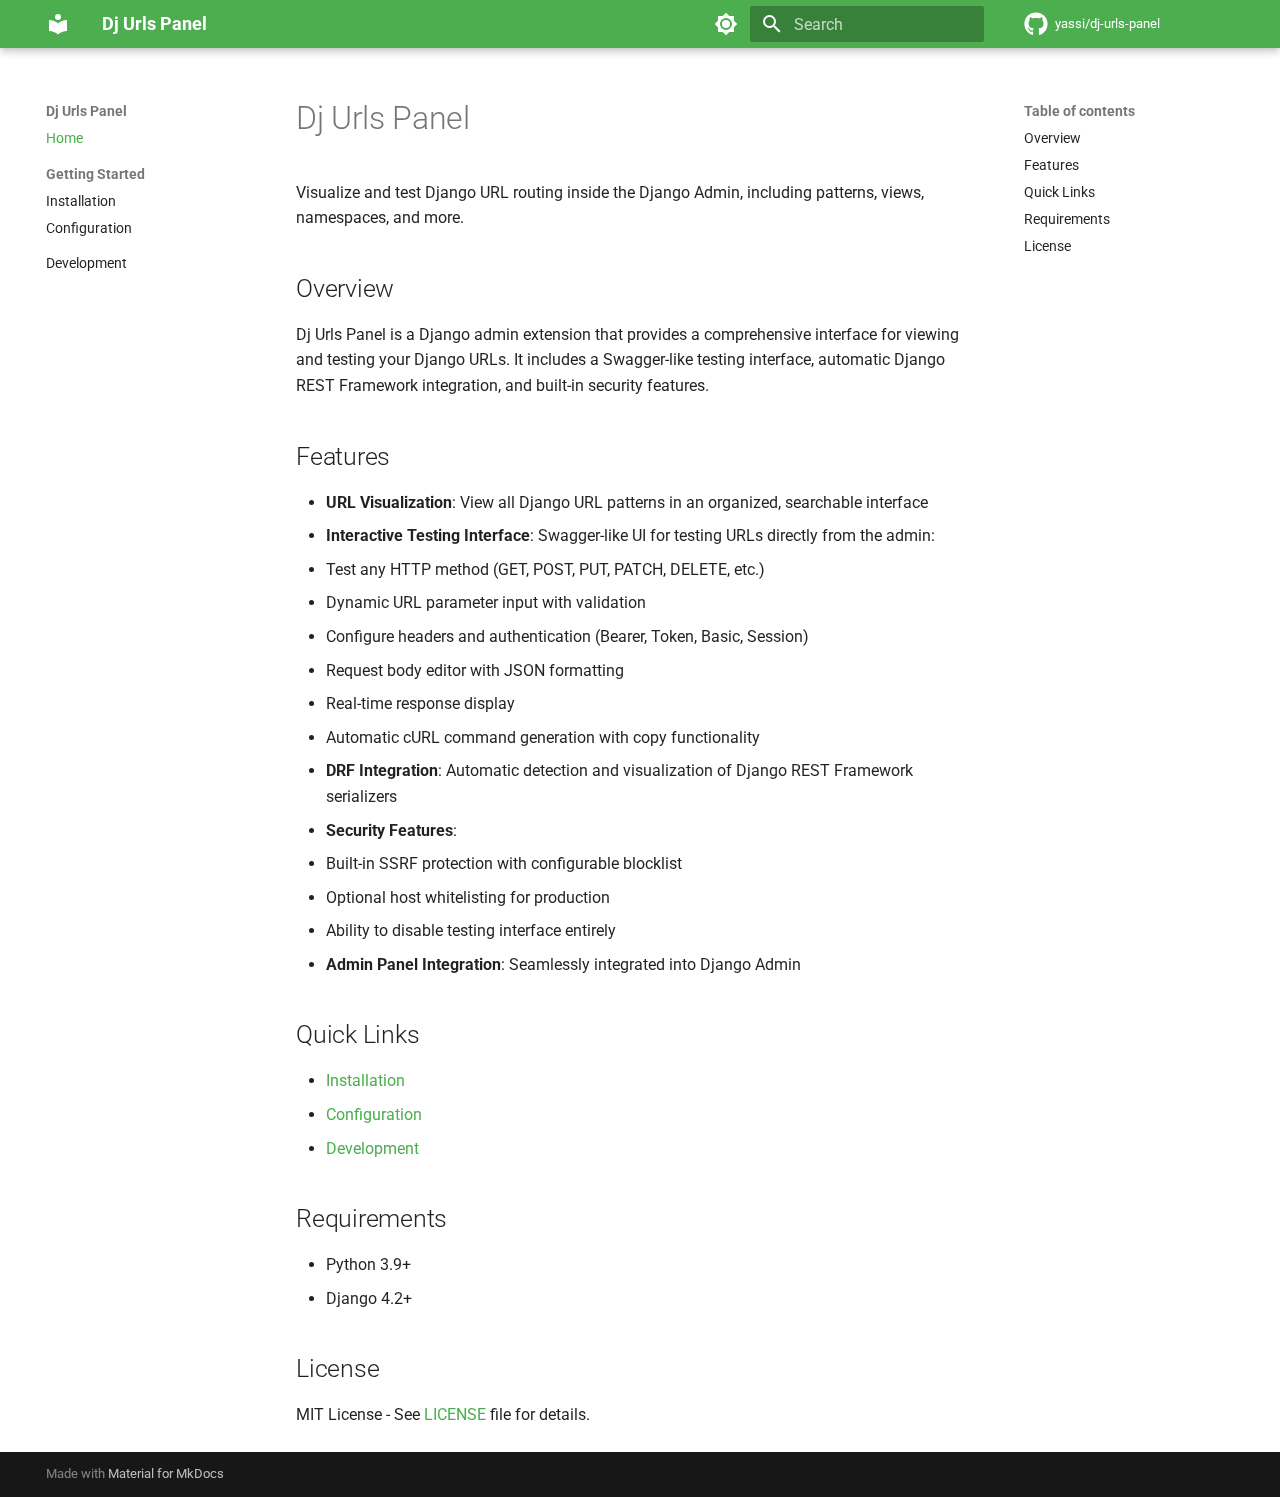
<file: index.html>
<!doctype html>
<html lang="en" class="no-js">
  <head>
    
      <meta charset="utf-8">
      <meta name="viewport" content="width=device-width,initial-scale=1">
      
        <meta name="description" content="Visualize Django URL routing inside the Django Admin, including patterns, views, namespaces, etc">
      
      
        <meta name="author" content="Yasser Toruno">
      
      
        <link rel="canonical" href="https://yassi.github.io/dj-urls-panel/">
      
      
      
        <link rel="next" href="installation/">
      
      <link rel="icon" href="assets/images/favicon.png">
      <meta name="generator" content="mkdocs-1.6.1, mkdocs-material-9.1.12">
    
    
      
        <title>Dj Urls Panel</title>
      
    
    
      <link rel="stylesheet" href="assets/stylesheets/main.85bb2934.min.css">
      
        
        <link rel="stylesheet" href="assets/stylesheets/palette.a6bdf11c.min.css">
      
      

    
    
    
      
        
        
        <link rel="preconnect" href="https://fonts.gstatic.com" crossorigin>
        <link rel="stylesheet" href="https://fonts.googleapis.com/css?family=Roboto:300,300i,400,400i,700,700i%7CRoboto+Mono:400,400i,700,700i&display=fallback">
        <style>:root{--md-text-font:"Roboto";--md-code-font:"Roboto Mono"}</style>
      
    
    
    <script>__md_scope=new URL(".",location),__md_hash=e=>[...e].reduce((e,_)=>(e<<5)-e+_.charCodeAt(0),0),__md_get=(e,_=localStorage,t=__md_scope)=>JSON.parse(_.getItem(t.pathname+"."+e)),__md_set=(e,_,t=localStorage,a=__md_scope)=>{try{t.setItem(a.pathname+"."+e,JSON.stringify(_))}catch(e){}}</script>
    
      

    
    
    
  </head>
  
  
    
    
      
    
    
    
    
    <body dir="ltr" data-md-color-scheme="default" data-md-color-primary="green" data-md-color-accent="green">
  
    
    
      <script>var palette=__md_get("__palette");if(palette&&"object"==typeof palette.color)for(var key of Object.keys(palette.color))document.body.setAttribute("data-md-color-"+key,palette.color[key])</script>
    
    <input class="md-toggle" data-md-toggle="drawer" type="checkbox" id="__drawer" autocomplete="off">
    <input class="md-toggle" data-md-toggle="search" type="checkbox" id="__search" autocomplete="off">
    <label class="md-overlay" for="__drawer"></label>
    <div data-md-component="skip">
      
        
        <a href="#dj-urls-panel" class="md-skip">
          Skip to content
        </a>
      
    </div>
    <div data-md-component="announce">
      
    </div>
    
    
      

  

<header class="md-header md-header--shadow md-header--lifted" data-md-component="header">
  <nav class="md-header__inner md-grid" aria-label="Header">
    <a href="." title="Dj Urls Panel" class="md-header__button md-logo" aria-label="Dj Urls Panel" data-md-component="logo">
      
  
  <svg xmlns="http://www.w3.org/2000/svg" viewBox="0 0 24 24"><path d="M12 8a3 3 0 0 0 3-3 3 3 0 0 0-3-3 3 3 0 0 0-3 3 3 3 0 0 0 3 3m0 3.54C9.64 9.35 6.5 8 3 8v11c3.5 0 6.64 1.35 9 3.54 2.36-2.19 5.5-3.54 9-3.54V8c-3.5 0-6.64 1.35-9 3.54Z"/></svg>

    </a>
    <label class="md-header__button md-icon" for="__drawer">
      <svg xmlns="http://www.w3.org/2000/svg" viewBox="0 0 24 24"><path d="M3 6h18v2H3V6m0 5h18v2H3v-2m0 5h18v2H3v-2Z"/></svg>
    </label>
    <div class="md-header__title" data-md-component="header-title">
      <div class="md-header__ellipsis">
        <div class="md-header__topic">
          <span class="md-ellipsis">
            Dj Urls Panel
          </span>
        </div>
        <div class="md-header__topic" data-md-component="header-topic">
          <span class="md-ellipsis">
            
              Home
            
          </span>
        </div>
      </div>
    </div>
    
      
        <form class="md-header__option" data-md-component="palette">
          
            
            
            
            <input class="md-option" data-md-color-media="" data-md-color-scheme="default" data-md-color-primary="green" data-md-color-accent="green"  aria-label="Switch to dark mode"  type="radio" name="__palette" id="__palette_1">
            
              <label class="md-header__button md-icon" title="Switch to dark mode" for="__palette_2" hidden>
                <svg xmlns="http://www.w3.org/2000/svg" viewBox="0 0 24 24"><path d="M12 8a4 4 0 0 0-4 4 4 4 0 0 0 4 4 4 4 0 0 0 4-4 4 4 0 0 0-4-4m0 10a6 6 0 0 1-6-6 6 6 0 0 1 6-6 6 6 0 0 1 6 6 6 6 0 0 1-6 6m8-9.31V4h-4.69L12 .69 8.69 4H4v4.69L.69 12 4 15.31V20h4.69L12 23.31 15.31 20H20v-4.69L23.31 12 20 8.69Z"/></svg>
              </label>
            
          
            
            
            
            <input class="md-option" data-md-color-media="" data-md-color-scheme="slate" data-md-color-primary="green" data-md-color-accent="green"  aria-label="Switch to light mode"  type="radio" name="__palette" id="__palette_2">
            
              <label class="md-header__button md-icon" title="Switch to light mode" for="__palette_1" hidden>
                <svg xmlns="http://www.w3.org/2000/svg" viewBox="0 0 24 24"><path d="M12 18c-.89 0-1.74-.2-2.5-.55C11.56 16.5 13 14.42 13 12c0-2.42-1.44-4.5-3.5-5.45C10.26 6.2 11.11 6 12 6a6 6 0 0 1 6 6 6 6 0 0 1-6 6m8-9.31V4h-4.69L12 .69 8.69 4H4v4.69L.69 12 4 15.31V20h4.69L12 23.31 15.31 20H20v-4.69L23.31 12 20 8.69Z"/></svg>
              </label>
            
          
        </form>
      
    
    
    
      <label class="md-header__button md-icon" for="__search">
        <svg xmlns="http://www.w3.org/2000/svg" viewBox="0 0 24 24"><path d="M9.5 3A6.5 6.5 0 0 1 16 9.5c0 1.61-.59 3.09-1.56 4.23l.27.27h.79l5 5-1.5 1.5-5-5v-.79l-.27-.27A6.516 6.516 0 0 1 9.5 16 6.5 6.5 0 0 1 3 9.5 6.5 6.5 0 0 1 9.5 3m0 2C7 5 5 7 5 9.5S7 14 9.5 14 14 12 14 9.5 12 5 9.5 5Z"/></svg>
      </label>
      <div class="md-search" data-md-component="search" role="dialog">
  <label class="md-search__overlay" for="__search"></label>
  <div class="md-search__inner" role="search">
    <form class="md-search__form" name="search">
      <input type="text" class="md-search__input" name="query" aria-label="Search" placeholder="Search" autocapitalize="off" autocorrect="off" autocomplete="off" spellcheck="false" data-md-component="search-query" required>
      <label class="md-search__icon md-icon" for="__search">
        <svg xmlns="http://www.w3.org/2000/svg" viewBox="0 0 24 24"><path d="M9.5 3A6.5 6.5 0 0 1 16 9.5c0 1.61-.59 3.09-1.56 4.23l.27.27h.79l5 5-1.5 1.5-5-5v-.79l-.27-.27A6.516 6.516 0 0 1 9.5 16 6.5 6.5 0 0 1 3 9.5 6.5 6.5 0 0 1 9.5 3m0 2C7 5 5 7 5 9.5S7 14 9.5 14 14 12 14 9.5 12 5 9.5 5Z"/></svg>
        <svg xmlns="http://www.w3.org/2000/svg" viewBox="0 0 24 24"><path d="M20 11v2H8l5.5 5.5-1.42 1.42L4.16 12l7.92-7.92L13.5 5.5 8 11h12Z"/></svg>
      </label>
      <nav class="md-search__options" aria-label="Search">
        
          <a href="javascript:void(0)" class="md-search__icon md-icon" title="Share" aria-label="Share" data-clipboard data-clipboard-text="" data-md-component="search-share" tabindex="-1">
            <svg xmlns="http://www.w3.org/2000/svg" viewBox="0 0 24 24"><path d="M18 16.08c-.76 0-1.44.3-1.96.77L8.91 12.7c.05-.23.09-.46.09-.7 0-.24-.04-.47-.09-.7l7.05-4.11c.54.5 1.25.81 2.04.81a3 3 0 0 0 3-3 3 3 0 0 0-3-3 3 3 0 0 0-3 3c0 .24.04.47.09.7L8.04 9.81C7.5 9.31 6.79 9 6 9a3 3 0 0 0-3 3 3 3 0 0 0 3 3c.79 0 1.5-.31 2.04-.81l7.12 4.15c-.05.21-.08.43-.08.66 0 1.61 1.31 2.91 2.92 2.91 1.61 0 2.92-1.3 2.92-2.91A2.92 2.92 0 0 0 18 16.08Z"/></svg>
          </a>
        
        <button type="reset" class="md-search__icon md-icon" title="Clear" aria-label="Clear" tabindex="-1">
          <svg xmlns="http://www.w3.org/2000/svg" viewBox="0 0 24 24"><path d="M19 6.41 17.59 5 12 10.59 6.41 5 5 6.41 10.59 12 5 17.59 6.41 19 12 13.41 17.59 19 19 17.59 13.41 12 19 6.41Z"/></svg>
        </button>
      </nav>
      
    </form>
    <div class="md-search__output">
      <div class="md-search__scrollwrap" data-md-scrollfix>
        <div class="md-search-result" data-md-component="search-result">
          <div class="md-search-result__meta">
            Initializing search
          </div>
          <ol class="md-search-result__list" role="presentation"></ol>
        </div>
      </div>
    </div>
  </div>
</div>
    
    
      <div class="md-header__source">
        <a href="https://github.com/yassi/dj-urls-panel" title="Go to repository" class="md-source" data-md-component="source">
  <div class="md-source__icon md-icon">
    
    <svg xmlns="http://www.w3.org/2000/svg" viewBox="0 0 496 512"><!--! Font Awesome Free 6.4.0 by @fontawesome - https://fontawesome.com License - https://fontawesome.com/license/free (Icons: CC BY 4.0, Fonts: SIL OFL 1.1, Code: MIT License) Copyright 2023 Fonticons, Inc.--><path d="M165.9 397.4c0 2-2.3 3.6-5.2 3.6-3.3.3-5.6-1.3-5.6-3.6 0-2 2.3-3.6 5.2-3.6 3-.3 5.6 1.3 5.6 3.6zm-31.1-4.5c-.7 2 1.3 4.3 4.3 4.9 2.6 1 5.6 0 6.2-2s-1.3-4.3-4.3-5.2c-2.6-.7-5.5.3-6.2 2.3zm44.2-1.7c-2.9.7-4.9 2.6-4.6 4.9.3 2 2.9 3.3 5.9 2.6 2.9-.7 4.9-2.6 4.6-4.6-.3-1.9-3-3.2-5.9-2.9zM244.8 8C106.1 8 0 113.3 0 252c0 110.9 69.8 205.8 169.5 239.2 12.8 2.3 17.3-5.6 17.3-12.1 0-6.2-.3-40.4-.3-61.4 0 0-70 15-84.7-29.8 0 0-11.4-29.1-27.8-36.6 0 0-22.9-15.7 1.6-15.4 0 0 24.9 2 38.6 25.8 21.9 38.6 58.6 27.5 72.9 20.9 2.3-16 8.8-27.1 16-33.7-55.9-6.2-112.3-14.3-112.3-110.5 0-27.5 7.6-41.3 23.6-58.9-2.6-6.5-11.1-33.3 2.6-67.9 20.9-6.5 69 27 69 27 20-5.6 41.5-8.5 62.8-8.5s42.8 2.9 62.8 8.5c0 0 48.1-33.6 69-27 13.7 34.7 5.2 61.4 2.6 67.9 16 17.7 25.8 31.5 25.8 58.9 0 96.5-58.9 104.2-114.8 110.5 9.2 7.9 17 22.9 17 46.4 0 33.7-.3 75.4-.3 83.6 0 6.5 4.6 14.4 17.3 12.1C428.2 457.8 496 362.9 496 252 496 113.3 383.5 8 244.8 8zM97.2 352.9c-1.3 1-1 3.3.7 5.2 1.6 1.6 3.9 2.3 5.2 1 1.3-1 1-3.3-.7-5.2-1.6-1.6-3.9-2.3-5.2-1zm-10.8-8.1c-.7 1.3.3 2.9 2.3 3.9 1.6 1 3.6.7 4.3-.7.7-1.3-.3-2.9-2.3-3.9-2-.6-3.6-.3-4.3.7zm32.4 35.6c-1.6 1.3-1 4.3 1.3 6.2 2.3 2.3 5.2 2.6 6.5 1 1.3-1.3.7-4.3-1.3-6.2-2.2-2.3-5.2-2.6-6.5-1zm-11.4-14.7c-1.6 1-1.6 3.6 0 5.9 1.6 2.3 4.3 3.3 5.6 2.3 1.6-1.3 1.6-3.9 0-6.2-1.4-2.3-4-3.3-5.6-2z"/></svg>
  </div>
  <div class="md-source__repository">
    yassi/dj-urls-panel
  </div>
</a>
      </div>
    
  </nav>
  
    
  
</header>
    
    <div class="md-container" data-md-component="container">
      
      
        
      
      <main class="md-main" data-md-component="main">
        <div class="md-main__inner md-grid">
          
            
              
              <div class="md-sidebar md-sidebar--primary" data-md-component="sidebar" data-md-type="navigation" >
                <div class="md-sidebar__scrollwrap">
                  <div class="md-sidebar__inner">
                    


<nav class="md-nav md-nav--primary" aria-label="Navigation" data-md-level="0">
  <label class="md-nav__title" for="__drawer">
    <a href="." title="Dj Urls Panel" class="md-nav__button md-logo" aria-label="Dj Urls Panel" data-md-component="logo">
      
  
  <svg xmlns="http://www.w3.org/2000/svg" viewBox="0 0 24 24"><path d="M12 8a3 3 0 0 0 3-3 3 3 0 0 0-3-3 3 3 0 0 0-3 3 3 3 0 0 0 3 3m0 3.54C9.64 9.35 6.5 8 3 8v11c3.5 0 6.64 1.35 9 3.54 2.36-2.19 5.5-3.54 9-3.54V8c-3.5 0-6.64 1.35-9 3.54Z"/></svg>

    </a>
    Dj Urls Panel
  </label>
  
    <div class="md-nav__source">
      <a href="https://github.com/yassi/dj-urls-panel" title="Go to repository" class="md-source" data-md-component="source">
  <div class="md-source__icon md-icon">
    
    <svg xmlns="http://www.w3.org/2000/svg" viewBox="0 0 496 512"><!--! Font Awesome Free 6.4.0 by @fontawesome - https://fontawesome.com License - https://fontawesome.com/license/free (Icons: CC BY 4.0, Fonts: SIL OFL 1.1, Code: MIT License) Copyright 2023 Fonticons, Inc.--><path d="M165.9 397.4c0 2-2.3 3.6-5.2 3.6-3.3.3-5.6-1.3-5.6-3.6 0-2 2.3-3.6 5.2-3.6 3-.3 5.6 1.3 5.6 3.6zm-31.1-4.5c-.7 2 1.3 4.3 4.3 4.9 2.6 1 5.6 0 6.2-2s-1.3-4.3-4.3-5.2c-2.6-.7-5.5.3-6.2 2.3zm44.2-1.7c-2.9.7-4.9 2.6-4.6 4.9.3 2 2.9 3.3 5.9 2.6 2.9-.7 4.9-2.6 4.6-4.6-.3-1.9-3-3.2-5.9-2.9zM244.8 8C106.1 8 0 113.3 0 252c0 110.9 69.8 205.8 169.5 239.2 12.8 2.3 17.3-5.6 17.3-12.1 0-6.2-.3-40.4-.3-61.4 0 0-70 15-84.7-29.8 0 0-11.4-29.1-27.8-36.6 0 0-22.9-15.7 1.6-15.4 0 0 24.9 2 38.6 25.8 21.9 38.6 58.6 27.5 72.9 20.9 2.3-16 8.8-27.1 16-33.7-55.9-6.2-112.3-14.3-112.3-110.5 0-27.5 7.6-41.3 23.6-58.9-2.6-6.5-11.1-33.3 2.6-67.9 20.9-6.5 69 27 69 27 20-5.6 41.5-8.5 62.8-8.5s42.8 2.9 62.8 8.5c0 0 48.1-33.6 69-27 13.7 34.7 5.2 61.4 2.6 67.9 16 17.7 25.8 31.5 25.8 58.9 0 96.5-58.9 104.2-114.8 110.5 9.2 7.9 17 22.9 17 46.4 0 33.7-.3 75.4-.3 83.6 0 6.5 4.6 14.4 17.3 12.1C428.2 457.8 496 362.9 496 252 496 113.3 383.5 8 244.8 8zM97.2 352.9c-1.3 1-1 3.3.7 5.2 1.6 1.6 3.9 2.3 5.2 1 1.3-1 1-3.3-.7-5.2-1.6-1.6-3.9-2.3-5.2-1zm-10.8-8.1c-.7 1.3.3 2.9 2.3 3.9 1.6 1 3.6.7 4.3-.7.7-1.3-.3-2.9-2.3-3.9-2-.6-3.6-.3-4.3.7zm32.4 35.6c-1.6 1.3-1 4.3 1.3 6.2 2.3 2.3 5.2 2.6 6.5 1 1.3-1.3.7-4.3-1.3-6.2-2.2-2.3-5.2-2.6-6.5-1zm-11.4-14.7c-1.6 1-1.6 3.6 0 5.9 1.6 2.3 4.3 3.3 5.6 2.3 1.6-1.3 1.6-3.9 0-6.2-1.4-2.3-4-3.3-5.6-2z"/></svg>
  </div>
  <div class="md-source__repository">
    yassi/dj-urls-panel
  </div>
</a>
    </div>
  
  <ul class="md-nav__list" data-md-scrollfix>
    
      
      
      

  
  
    
  
  
    <li class="md-nav__item md-nav__item--active">
      
      <input class="md-nav__toggle md-toggle" type="checkbox" id="__toc">
      
      
        
      
      
        <label class="md-nav__link md-nav__link--active" for="__toc">
          Home
          <span class="md-nav__icon md-icon"></span>
        </label>
      
      <a href="." class="md-nav__link md-nav__link--active">
        Home
      </a>
      
        

<nav class="md-nav md-nav--secondary" aria-label="Table of contents">
  
  
  
    
  
  
    <label class="md-nav__title" for="__toc">
      <span class="md-nav__icon md-icon"></span>
      Table of contents
    </label>
    <ul class="md-nav__list" data-md-component="toc" data-md-scrollfix>
      
        <li class="md-nav__item">
  <a href="#overview" class="md-nav__link">
    Overview
  </a>
  
</li>
      
        <li class="md-nav__item">
  <a href="#features" class="md-nav__link">
    Features
  </a>
  
</li>
      
        <li class="md-nav__item">
  <a href="#quick-links" class="md-nav__link">
    Quick Links
  </a>
  
</li>
      
        <li class="md-nav__item">
  <a href="#requirements" class="md-nav__link">
    Requirements
  </a>
  
</li>
      
        <li class="md-nav__item">
  <a href="#license" class="md-nav__link">
    License
  </a>
  
</li>
      
    </ul>
  
</nav>
      
    </li>
  

    
      
      
      

  
  
  
    
      
    
    <li class="md-nav__item md-nav__item--section md-nav__item--nested">
      
      
      
      
        
      
      <input class="md-nav__toggle md-toggle md-toggle--indeterminate" type="checkbox" id="__nav_2" >
      
      
      
        <label class="md-nav__link" for="__nav_2" id="__nav_2_label" tabindex="0">
          Getting Started
          <span class="md-nav__icon md-icon"></span>
        </label>
      
      <nav class="md-nav" data-md-level="1" aria-labelledby="__nav_2_label" aria-expanded="false">
        <label class="md-nav__title" for="__nav_2">
          <span class="md-nav__icon md-icon"></span>
          Getting Started
        </label>
        <ul class="md-nav__list" data-md-scrollfix>
          
            
              
  
  
  
    <li class="md-nav__item">
      <a href="installation/" class="md-nav__link">
        Installation
      </a>
    </li>
  

            
          
            
              
  
  
  
    <li class="md-nav__item">
      <a href="configuration/" class="md-nav__link">
        Configuration
      </a>
    </li>
  

            
          
        </ul>
      </nav>
    </li>
  

    
      
      
      

  
  
  
    <li class="md-nav__item">
      <a href="development/" class="md-nav__link">
        Development
      </a>
    </li>
  

    
  </ul>
</nav>
                  </div>
                </div>
              </div>
            
            
              
              <div class="md-sidebar md-sidebar--secondary" data-md-component="sidebar" data-md-type="toc" >
                <div class="md-sidebar__scrollwrap">
                  <div class="md-sidebar__inner">
                    

<nav class="md-nav md-nav--secondary" aria-label="Table of contents">
  
  
  
    
  
  
    <label class="md-nav__title" for="__toc">
      <span class="md-nav__icon md-icon"></span>
      Table of contents
    </label>
    <ul class="md-nav__list" data-md-component="toc" data-md-scrollfix>
      
        <li class="md-nav__item">
  <a href="#overview" class="md-nav__link">
    Overview
  </a>
  
</li>
      
        <li class="md-nav__item">
  <a href="#features" class="md-nav__link">
    Features
  </a>
  
</li>
      
        <li class="md-nav__item">
  <a href="#quick-links" class="md-nav__link">
    Quick Links
  </a>
  
</li>
      
        <li class="md-nav__item">
  <a href="#requirements" class="md-nav__link">
    Requirements
  </a>
  
</li>
      
        <li class="md-nav__item">
  <a href="#license" class="md-nav__link">
    License
  </a>
  
</li>
      
    </ul>
  
</nav>
                  </div>
                </div>
              </div>
            
          
          
            <div class="md-content" data-md-component="content">
              <article class="md-content__inner md-typeset">
                
                  

  
  


<h1 id="dj-urls-panel">Dj Urls Panel</h1>
<p>Visualize and test Django URL routing inside the Django Admin, including patterns, views, namespaces, and more.</p>
<h2 id="overview">Overview</h2>
<p>Dj Urls Panel is a Django admin extension that provides a comprehensive interface for viewing and testing your Django URLs. It includes a Swagger-like testing interface, automatic Django REST Framework integration, and built-in security features.</p>
<h2 id="features">Features</h2>
<ul>
<li><strong>URL Visualization</strong>: View all Django URL patterns in an organized, searchable interface</li>
<li><strong>Interactive Testing Interface</strong>: Swagger-like UI for testing URLs directly from the admin:</li>
<li>Test any HTTP method (GET, POST, PUT, PATCH, DELETE, etc.)</li>
<li>Dynamic URL parameter input with validation</li>
<li>Configure headers and authentication (Bearer, Token, Basic, Session)</li>
<li>Request body editor with JSON formatting</li>
<li>Real-time response display</li>
<li>Automatic cURL command generation with copy functionality</li>
<li><strong>DRF Integration</strong>: Automatic detection and visualization of Django REST Framework serializers</li>
<li><strong>Security Features</strong>:</li>
<li>Built-in SSRF protection with configurable blocklist</li>
<li>Optional host whitelisting for production</li>
<li>Ability to disable testing interface entirely</li>
<li><strong>Admin Panel Integration</strong>: Seamlessly integrated into Django Admin</li>
</ul>
<h2 id="quick-links">Quick Links</h2>
<ul>
<li><a href="installation/">Installation</a></li>
<li><a href="configuration/">Configuration</a></li>
<li><a href="development/">Development</a></li>
</ul>
<h2 id="requirements">Requirements</h2>
<ul>
<li>Python 3.9+</li>
<li>Django 4.2+</li>
</ul>
<h2 id="license">License</h2>
<p>MIT License - See <a href="https://github.com/yassi/dj-urls-panel/blob/main/LICENSE">LICENSE</a> file for details.</p>





                
              </article>
            </div>
          
          
        </div>
        
          <button type="button" class="md-top md-icon" data-md-component="top" hidden>
            <svg xmlns="http://www.w3.org/2000/svg" viewBox="0 0 24 24"><path d="M13 20h-2V8l-5.5 5.5-1.42-1.42L12 4.16l7.92 7.92-1.42 1.42L13 8v12Z"/></svg>
            Back to top
          </button>
        
      </main>
      
        <footer class="md-footer">
  
  <div class="md-footer-meta md-typeset">
    <div class="md-footer-meta__inner md-grid">
      <div class="md-copyright">
  
  
    Made with
    <a href="https://squidfunk.github.io/mkdocs-material/" target="_blank" rel="noopener">
      Material for MkDocs
    </a>
  
</div>
      
    </div>
  </div>
</footer>
      
    </div>
    <div class="md-dialog" data-md-component="dialog">
      <div class="md-dialog__inner md-typeset"></div>
    </div>
    
    <script id="__config" type="application/json">{"base": ".", "features": ["navigation.tabs.sticky", "navigation.sections", "navigation.expand", "navigation.path", "navigation.top", "search.highlight", "search.share", "content.code.copy", "content.code.annotate"], "search": "assets/javascripts/workers/search.208ed371.min.js", "translations": {"clipboard.copied": "Copied to clipboard", "clipboard.copy": "Copy to clipboard", "search.result.more.one": "1 more on this page", "search.result.more.other": "# more on this page", "search.result.none": "No matching documents", "search.result.one": "1 matching document", "search.result.other": "# matching documents", "search.result.placeholder": "Type to start searching", "search.result.term.missing": "Missing", "select.version": "Select version"}}</script>
    
    
      <script src="assets/javascripts/bundle.c2be25ad.min.js"></script>
      
    
  </body>
</html>
</file>
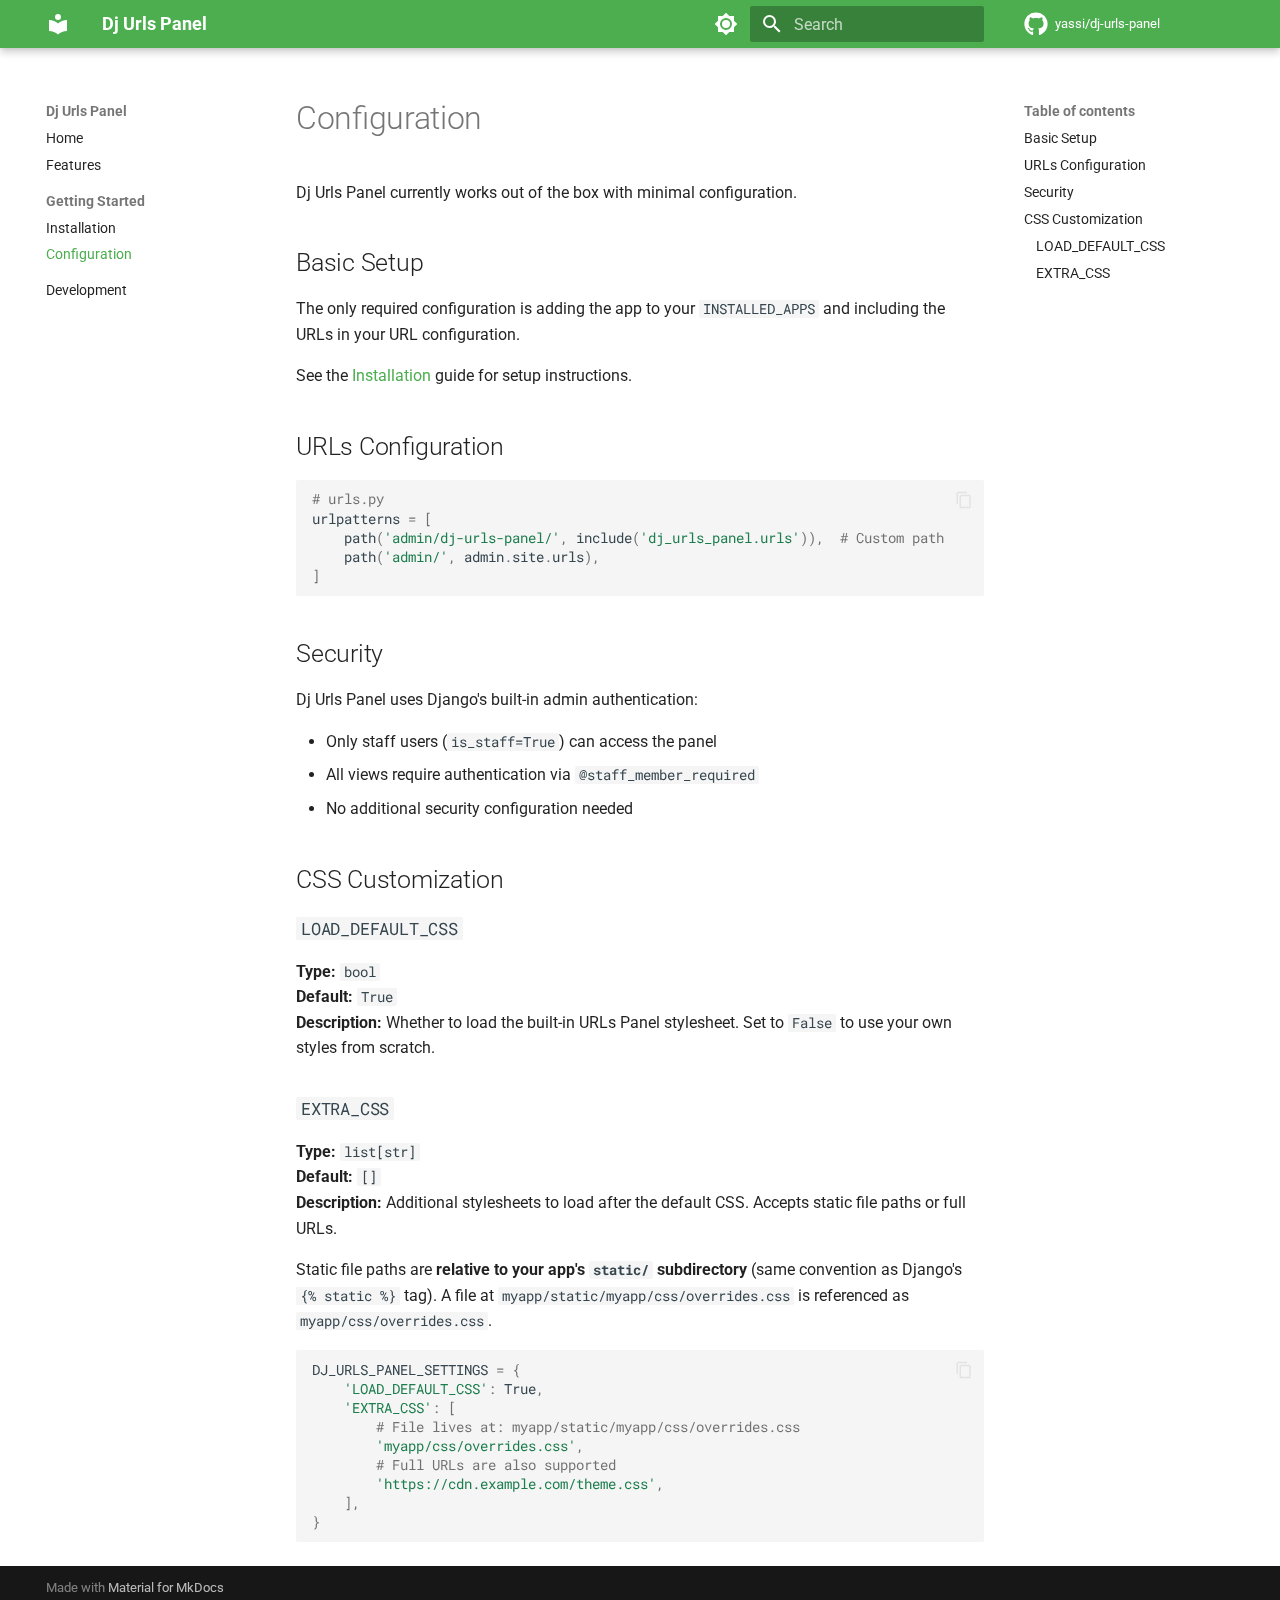
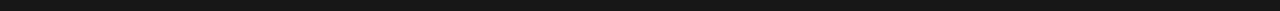
<file: configuration/index.html>
<!doctype html>
<html lang="en" class="no-js">
  <head>
    
      <meta charset="utf-8">
      <meta name="viewport" content="width=device-width,initial-scale=1">
      
        <meta name="description" content="Django admin URL introspection. Inspect, search, and understand your project's URL routing—directly from the admin.">
      
      
        <meta name="author" content="Yasser Toruno">
      
      
        <link rel="canonical" href="https://yassi.github.io/dj-urls-panel/configuration/">
      
      
        <link rel="prev" href="../installation/">
      
      
        <link rel="next" href="../development/">
      
      <link rel="icon" href="../assets/images/favicon.png">
      <meta name="generator" content="mkdocs-1.6.1, mkdocs-material-9.1.12">
    
    
      
        <title>Configuration - Dj Urls Panel</title>
      
    
    
      <link rel="stylesheet" href="../assets/stylesheets/main.85bb2934.min.css">
      
        
        <link rel="stylesheet" href="../assets/stylesheets/palette.a6bdf11c.min.css">
      
      

    
    
    
      
        
        
        <link rel="preconnect" href="https://fonts.gstatic.com" crossorigin>
        <link rel="stylesheet" href="https://fonts.googleapis.com/css?family=Roboto:300,300i,400,400i,700,700i%7CRoboto+Mono:400,400i,700,700i&display=fallback">
        <style>:root{--md-text-font:"Roboto";--md-code-font:"Roboto Mono"}</style>
      
    
    
    <script>__md_scope=new URL("..",location),__md_hash=e=>[...e].reduce((e,_)=>(e<<5)-e+_.charCodeAt(0),0),__md_get=(e,_=localStorage,t=__md_scope)=>JSON.parse(_.getItem(t.pathname+"."+e)),__md_set=(e,_,t=localStorage,a=__md_scope)=>{try{t.setItem(a.pathname+"."+e,JSON.stringify(_))}catch(e){}}</script>
    
      

    
    
    
  </head>
  
  
    
    
      
    
    
    
    
    <body dir="ltr" data-md-color-scheme="default" data-md-color-primary="green" data-md-color-accent="green">
  
    
    
      <script>var palette=__md_get("__palette");if(palette&&"object"==typeof palette.color)for(var key of Object.keys(palette.color))document.body.setAttribute("data-md-color-"+key,palette.color[key])</script>
    
    <input class="md-toggle" data-md-toggle="drawer" type="checkbox" id="__drawer" autocomplete="off">
    <input class="md-toggle" data-md-toggle="search" type="checkbox" id="__search" autocomplete="off">
    <label class="md-overlay" for="__drawer"></label>
    <div data-md-component="skip">
      
        
        <a href="#configuration" class="md-skip">
          Skip to content
        </a>
      
    </div>
    <div data-md-component="announce">
      
    </div>
    
    
      

  

<header class="md-header md-header--shadow md-header--lifted" data-md-component="header">
  <nav class="md-header__inner md-grid" aria-label="Header">
    <a href=".." title="Dj Urls Panel" class="md-header__button md-logo" aria-label="Dj Urls Panel" data-md-component="logo">
      
  
  <svg xmlns="http://www.w3.org/2000/svg" viewBox="0 0 24 24"><path d="M12 8a3 3 0 0 0 3-3 3 3 0 0 0-3-3 3 3 0 0 0-3 3 3 3 0 0 0 3 3m0 3.54C9.64 9.35 6.5 8 3 8v11c3.5 0 6.64 1.35 9 3.54 2.36-2.19 5.5-3.54 9-3.54V8c-3.5 0-6.64 1.35-9 3.54Z"/></svg>

    </a>
    <label class="md-header__button md-icon" for="__drawer">
      <svg xmlns="http://www.w3.org/2000/svg" viewBox="0 0 24 24"><path d="M3 6h18v2H3V6m0 5h18v2H3v-2m0 5h18v2H3v-2Z"/></svg>
    </label>
    <div class="md-header__title" data-md-component="header-title">
      <div class="md-header__ellipsis">
        <div class="md-header__topic">
          <span class="md-ellipsis">
            Dj Urls Panel
          </span>
        </div>
        <div class="md-header__topic" data-md-component="header-topic">
          <span class="md-ellipsis">
            
              Configuration
            
          </span>
        </div>
      </div>
    </div>
    
      
        <form class="md-header__option" data-md-component="palette">
          
            
            
            
            <input class="md-option" data-md-color-media="" data-md-color-scheme="default" data-md-color-primary="green" data-md-color-accent="green"  aria-label="Switch to dark mode"  type="radio" name="__palette" id="__palette_1">
            
              <label class="md-header__button md-icon" title="Switch to dark mode" for="__palette_2" hidden>
                <svg xmlns="http://www.w3.org/2000/svg" viewBox="0 0 24 24"><path d="M12 8a4 4 0 0 0-4 4 4 4 0 0 0 4 4 4 4 0 0 0 4-4 4 4 0 0 0-4-4m0 10a6 6 0 0 1-6-6 6 6 0 0 1 6-6 6 6 0 0 1 6 6 6 6 0 0 1-6 6m8-9.31V4h-4.69L12 .69 8.69 4H4v4.69L.69 12 4 15.31V20h4.69L12 23.31 15.31 20H20v-4.69L23.31 12 20 8.69Z"/></svg>
              </label>
            
          
            
            
            
            <input class="md-option" data-md-color-media="" data-md-color-scheme="slate" data-md-color-primary="green" data-md-color-accent="green"  aria-label="Switch to light mode"  type="radio" name="__palette" id="__palette_2">
            
              <label class="md-header__button md-icon" title="Switch to light mode" for="__palette_1" hidden>
                <svg xmlns="http://www.w3.org/2000/svg" viewBox="0 0 24 24"><path d="M12 18c-.89 0-1.74-.2-2.5-.55C11.56 16.5 13 14.42 13 12c0-2.42-1.44-4.5-3.5-5.45C10.26 6.2 11.11 6 12 6a6 6 0 0 1 6 6 6 6 0 0 1-6 6m8-9.31V4h-4.69L12 .69 8.69 4H4v4.69L.69 12 4 15.31V20h4.69L12 23.31 15.31 20H20v-4.69L23.31 12 20 8.69Z"/></svg>
              </label>
            
          
        </form>
      
    
    
    
      <label class="md-header__button md-icon" for="__search">
        <svg xmlns="http://www.w3.org/2000/svg" viewBox="0 0 24 24"><path d="M9.5 3A6.5 6.5 0 0 1 16 9.5c0 1.61-.59 3.09-1.56 4.23l.27.27h.79l5 5-1.5 1.5-5-5v-.79l-.27-.27A6.516 6.516 0 0 1 9.5 16 6.5 6.5 0 0 1 3 9.5 6.5 6.5 0 0 1 9.5 3m0 2C7 5 5 7 5 9.5S7 14 9.5 14 14 12 14 9.5 12 5 9.5 5Z"/></svg>
      </label>
      <div class="md-search" data-md-component="search" role="dialog">
  <label class="md-search__overlay" for="__search"></label>
  <div class="md-search__inner" role="search">
    <form class="md-search__form" name="search">
      <input type="text" class="md-search__input" name="query" aria-label="Search" placeholder="Search" autocapitalize="off" autocorrect="off" autocomplete="off" spellcheck="false" data-md-component="search-query" required>
      <label class="md-search__icon md-icon" for="__search">
        <svg xmlns="http://www.w3.org/2000/svg" viewBox="0 0 24 24"><path d="M9.5 3A6.5 6.5 0 0 1 16 9.5c0 1.61-.59 3.09-1.56 4.23l.27.27h.79l5 5-1.5 1.5-5-5v-.79l-.27-.27A6.516 6.516 0 0 1 9.5 16 6.5 6.5 0 0 1 3 9.5 6.5 6.5 0 0 1 9.5 3m0 2C7 5 5 7 5 9.5S7 14 9.5 14 14 12 14 9.5 12 5 9.5 5Z"/></svg>
        <svg xmlns="http://www.w3.org/2000/svg" viewBox="0 0 24 24"><path d="M20 11v2H8l5.5 5.5-1.42 1.42L4.16 12l7.92-7.92L13.5 5.5 8 11h12Z"/></svg>
      </label>
      <nav class="md-search__options" aria-label="Search">
        
          <a href="javascript:void(0)" class="md-search__icon md-icon" title="Share" aria-label="Share" data-clipboard data-clipboard-text="" data-md-component="search-share" tabindex="-1">
            <svg xmlns="http://www.w3.org/2000/svg" viewBox="0 0 24 24"><path d="M18 16.08c-.76 0-1.44.3-1.96.77L8.91 12.7c.05-.23.09-.46.09-.7 0-.24-.04-.47-.09-.7l7.05-4.11c.54.5 1.25.81 2.04.81a3 3 0 0 0 3-3 3 3 0 0 0-3-3 3 3 0 0 0-3 3c0 .24.04.47.09.7L8.04 9.81C7.5 9.31 6.79 9 6 9a3 3 0 0 0-3 3 3 3 0 0 0 3 3c.79 0 1.5-.31 2.04-.81l7.12 4.15c-.05.21-.08.43-.08.66 0 1.61 1.31 2.91 2.92 2.91 1.61 0 2.92-1.3 2.92-2.91A2.92 2.92 0 0 0 18 16.08Z"/></svg>
          </a>
        
        <button type="reset" class="md-search__icon md-icon" title="Clear" aria-label="Clear" tabindex="-1">
          <svg xmlns="http://www.w3.org/2000/svg" viewBox="0 0 24 24"><path d="M19 6.41 17.59 5 12 10.59 6.41 5 5 6.41 10.59 12 5 17.59 6.41 19 12 13.41 17.59 19 19 17.59 13.41 12 19 6.41Z"/></svg>
        </button>
      </nav>
      
    </form>
    <div class="md-search__output">
      <div class="md-search__scrollwrap" data-md-scrollfix>
        <div class="md-search-result" data-md-component="search-result">
          <div class="md-search-result__meta">
            Initializing search
          </div>
          <ol class="md-search-result__list" role="presentation"></ol>
        </div>
      </div>
    </div>
  </div>
</div>
    
    
      <div class="md-header__source">
        <a href="https://github.com/yassi/dj-urls-panel" title="Go to repository" class="md-source" data-md-component="source">
  <div class="md-source__icon md-icon">
    
    <svg xmlns="http://www.w3.org/2000/svg" viewBox="0 0 496 512"><!--! Font Awesome Free 6.4.0 by @fontawesome - https://fontawesome.com License - https://fontawesome.com/license/free (Icons: CC BY 4.0, Fonts: SIL OFL 1.1, Code: MIT License) Copyright 2023 Fonticons, Inc.--><path d="M165.9 397.4c0 2-2.3 3.6-5.2 3.6-3.3.3-5.6-1.3-5.6-3.6 0-2 2.3-3.6 5.2-3.6 3-.3 5.6 1.3 5.6 3.6zm-31.1-4.5c-.7 2 1.3 4.3 4.3 4.9 2.6 1 5.6 0 6.2-2s-1.3-4.3-4.3-5.2c-2.6-.7-5.5.3-6.2 2.3zm44.2-1.7c-2.9.7-4.9 2.6-4.6 4.9.3 2 2.9 3.3 5.9 2.6 2.9-.7 4.9-2.6 4.6-4.6-.3-1.9-3-3.2-5.9-2.9zM244.8 8C106.1 8 0 113.3 0 252c0 110.9 69.8 205.8 169.5 239.2 12.8 2.3 17.3-5.6 17.3-12.1 0-6.2-.3-40.4-.3-61.4 0 0-70 15-84.7-29.8 0 0-11.4-29.1-27.8-36.6 0 0-22.9-15.7 1.6-15.4 0 0 24.9 2 38.6 25.8 21.9 38.6 58.6 27.5 72.9 20.9 2.3-16 8.8-27.1 16-33.7-55.9-6.2-112.3-14.3-112.3-110.5 0-27.5 7.6-41.3 23.6-58.9-2.6-6.5-11.1-33.3 2.6-67.9 20.9-6.5 69 27 69 27 20-5.6 41.5-8.5 62.8-8.5s42.8 2.9 62.8 8.5c0 0 48.1-33.6 69-27 13.7 34.7 5.2 61.4 2.6 67.9 16 17.7 25.8 31.5 25.8 58.9 0 96.5-58.9 104.2-114.8 110.5 9.2 7.9 17 22.9 17 46.4 0 33.7-.3 75.4-.3 83.6 0 6.5 4.6 14.4 17.3 12.1C428.2 457.8 496 362.9 496 252 496 113.3 383.5 8 244.8 8zM97.2 352.9c-1.3 1-1 3.3.7 5.2 1.6 1.6 3.9 2.3 5.2 1 1.3-1 1-3.3-.7-5.2-1.6-1.6-3.9-2.3-5.2-1zm-10.8-8.1c-.7 1.3.3 2.9 2.3 3.9 1.6 1 3.6.7 4.3-.7.7-1.3-.3-2.9-2.3-3.9-2-.6-3.6-.3-4.3.7zm32.4 35.6c-1.6 1.3-1 4.3 1.3 6.2 2.3 2.3 5.2 2.6 6.5 1 1.3-1.3.7-4.3-1.3-6.2-2.2-2.3-5.2-2.6-6.5-1zm-11.4-14.7c-1.6 1-1.6 3.6 0 5.9 1.6 2.3 4.3 3.3 5.6 2.3 1.6-1.3 1.6-3.9 0-6.2-1.4-2.3-4-3.3-5.6-2z"/></svg>
  </div>
  <div class="md-source__repository">
    yassi/dj-urls-panel
  </div>
</a>
      </div>
    
  </nav>
  
    
  
</header>
    
    <div class="md-container" data-md-component="container">
      
      
        
      
      <main class="md-main" data-md-component="main">
        <div class="md-main__inner md-grid">
          
            
              
              <div class="md-sidebar md-sidebar--primary" data-md-component="sidebar" data-md-type="navigation" >
                <div class="md-sidebar__scrollwrap">
                  <div class="md-sidebar__inner">
                    


<nav class="md-nav md-nav--primary" aria-label="Navigation" data-md-level="0">
  <label class="md-nav__title" for="__drawer">
    <a href=".." title="Dj Urls Panel" class="md-nav__button md-logo" aria-label="Dj Urls Panel" data-md-component="logo">
      
  
  <svg xmlns="http://www.w3.org/2000/svg" viewBox="0 0 24 24"><path d="M12 8a3 3 0 0 0 3-3 3 3 0 0 0-3-3 3 3 0 0 0-3 3 3 3 0 0 0 3 3m0 3.54C9.64 9.35 6.5 8 3 8v11c3.5 0 6.64 1.35 9 3.54 2.36-2.19 5.5-3.54 9-3.54V8c-3.5 0-6.64 1.35-9 3.54Z"/></svg>

    </a>
    Dj Urls Panel
  </label>
  
    <div class="md-nav__source">
      <a href="https://github.com/yassi/dj-urls-panel" title="Go to repository" class="md-source" data-md-component="source">
  <div class="md-source__icon md-icon">
    
    <svg xmlns="http://www.w3.org/2000/svg" viewBox="0 0 496 512"><!--! Font Awesome Free 6.4.0 by @fontawesome - https://fontawesome.com License - https://fontawesome.com/license/free (Icons: CC BY 4.0, Fonts: SIL OFL 1.1, Code: MIT License) Copyright 2023 Fonticons, Inc.--><path d="M165.9 397.4c0 2-2.3 3.6-5.2 3.6-3.3.3-5.6-1.3-5.6-3.6 0-2 2.3-3.6 5.2-3.6 3-.3 5.6 1.3 5.6 3.6zm-31.1-4.5c-.7 2 1.3 4.3 4.3 4.9 2.6 1 5.6 0 6.2-2s-1.3-4.3-4.3-5.2c-2.6-.7-5.5.3-6.2 2.3zm44.2-1.7c-2.9.7-4.9 2.6-4.6 4.9.3 2 2.9 3.3 5.9 2.6 2.9-.7 4.9-2.6 4.6-4.6-.3-1.9-3-3.2-5.9-2.9zM244.8 8C106.1 8 0 113.3 0 252c0 110.9 69.8 205.8 169.5 239.2 12.8 2.3 17.3-5.6 17.3-12.1 0-6.2-.3-40.4-.3-61.4 0 0-70 15-84.7-29.8 0 0-11.4-29.1-27.8-36.6 0 0-22.9-15.7 1.6-15.4 0 0 24.9 2 38.6 25.8 21.9 38.6 58.6 27.5 72.9 20.9 2.3-16 8.8-27.1 16-33.7-55.9-6.2-112.3-14.3-112.3-110.5 0-27.5 7.6-41.3 23.6-58.9-2.6-6.5-11.1-33.3 2.6-67.9 20.9-6.5 69 27 69 27 20-5.6 41.5-8.5 62.8-8.5s42.8 2.9 62.8 8.5c0 0 48.1-33.6 69-27 13.7 34.7 5.2 61.4 2.6 67.9 16 17.7 25.8 31.5 25.8 58.9 0 96.5-58.9 104.2-114.8 110.5 9.2 7.9 17 22.9 17 46.4 0 33.7-.3 75.4-.3 83.6 0 6.5 4.6 14.4 17.3 12.1C428.2 457.8 496 362.9 496 252 496 113.3 383.5 8 244.8 8zM97.2 352.9c-1.3 1-1 3.3.7 5.2 1.6 1.6 3.9 2.3 5.2 1 1.3-1 1-3.3-.7-5.2-1.6-1.6-3.9-2.3-5.2-1zm-10.8-8.1c-.7 1.3.3 2.9 2.3 3.9 1.6 1 3.6.7 4.3-.7.7-1.3-.3-2.9-2.3-3.9-2-.6-3.6-.3-4.3.7zm32.4 35.6c-1.6 1.3-1 4.3 1.3 6.2 2.3 2.3 5.2 2.6 6.5 1 1.3-1.3.7-4.3-1.3-6.2-2.2-2.3-5.2-2.6-6.5-1zm-11.4-14.7c-1.6 1-1.6 3.6 0 5.9 1.6 2.3 4.3 3.3 5.6 2.3 1.6-1.3 1.6-3.9 0-6.2-1.4-2.3-4-3.3-5.6-2z"/></svg>
  </div>
  <div class="md-source__repository">
    yassi/dj-urls-panel
  </div>
</a>
    </div>
  
  <ul class="md-nav__list" data-md-scrollfix>
    
      
      
      

  
  
  
    <li class="md-nav__item">
      <a href=".." class="md-nav__link">
        Home
      </a>
    </li>
  

    
      
      
      

  
  
  
    <li class="md-nav__item">
      <a href="../features/" class="md-nav__link">
        Features
      </a>
    </li>
  

    
      
      
      

  
  
    
  
  
    
      
    
    <li class="md-nav__item md-nav__item--active md-nav__item--section md-nav__item--nested">
      
      
      
      
      <input class="md-nav__toggle md-toggle " type="checkbox" id="__nav_3" checked>
      
      
      
        <label class="md-nav__link" for="__nav_3" id="__nav_3_label" tabindex="0">
          Getting Started
          <span class="md-nav__icon md-icon"></span>
        </label>
      
      <nav class="md-nav" data-md-level="1" aria-labelledby="__nav_3_label" aria-expanded="true">
        <label class="md-nav__title" for="__nav_3">
          <span class="md-nav__icon md-icon"></span>
          Getting Started
        </label>
        <ul class="md-nav__list" data-md-scrollfix>
          
            
              
  
  
  
    <li class="md-nav__item">
      <a href="../installation/" class="md-nav__link">
        Installation
      </a>
    </li>
  

            
          
            
              
  
  
    
  
  
    <li class="md-nav__item md-nav__item--active">
      
      <input class="md-nav__toggle md-toggle" type="checkbox" id="__toc">
      
      
        
      
      
        <label class="md-nav__link md-nav__link--active" for="__toc">
          Configuration
          <span class="md-nav__icon md-icon"></span>
        </label>
      
      <a href="./" class="md-nav__link md-nav__link--active">
        Configuration
      </a>
      
        

<nav class="md-nav md-nav--secondary" aria-label="Table of contents">
  
  
  
    
  
  
    <label class="md-nav__title" for="__toc">
      <span class="md-nav__icon md-icon"></span>
      Table of contents
    </label>
    <ul class="md-nav__list" data-md-component="toc" data-md-scrollfix>
      
        <li class="md-nav__item">
  <a href="#basic-setup" class="md-nav__link">
    Basic Setup
  </a>
  
</li>
      
        <li class="md-nav__item">
  <a href="#urls-configuration" class="md-nav__link">
    URLs Configuration
  </a>
  
</li>
      
        <li class="md-nav__item">
  <a href="#security" class="md-nav__link">
    Security
  </a>
  
</li>
      
        <li class="md-nav__item">
  <a href="#css-customization" class="md-nav__link">
    CSS Customization
  </a>
  
    <nav class="md-nav" aria-label="CSS Customization">
      <ul class="md-nav__list">
        
          <li class="md-nav__item">
  <a href="#load_default_css" class="md-nav__link">
    LOAD_DEFAULT_CSS
  </a>
  
</li>
        
          <li class="md-nav__item">
  <a href="#extra_css" class="md-nav__link">
    EXTRA_CSS
  </a>
  
</li>
        
      </ul>
    </nav>
  
</li>
      
    </ul>
  
</nav>
      
    </li>
  

            
          
        </ul>
      </nav>
    </li>
  

    
      
      
      

  
  
  
    <li class="md-nav__item">
      <a href="../development/" class="md-nav__link">
        Development
      </a>
    </li>
  

    
  </ul>
</nav>
                  </div>
                </div>
              </div>
            
            
              
              <div class="md-sidebar md-sidebar--secondary" data-md-component="sidebar" data-md-type="toc" >
                <div class="md-sidebar__scrollwrap">
                  <div class="md-sidebar__inner">
                    

<nav class="md-nav md-nav--secondary" aria-label="Table of contents">
  
  
  
    
  
  
    <label class="md-nav__title" for="__toc">
      <span class="md-nav__icon md-icon"></span>
      Table of contents
    </label>
    <ul class="md-nav__list" data-md-component="toc" data-md-scrollfix>
      
        <li class="md-nav__item">
  <a href="#basic-setup" class="md-nav__link">
    Basic Setup
  </a>
  
</li>
      
        <li class="md-nav__item">
  <a href="#urls-configuration" class="md-nav__link">
    URLs Configuration
  </a>
  
</li>
      
        <li class="md-nav__item">
  <a href="#security" class="md-nav__link">
    Security
  </a>
  
</li>
      
        <li class="md-nav__item">
  <a href="#css-customization" class="md-nav__link">
    CSS Customization
  </a>
  
    <nav class="md-nav" aria-label="CSS Customization">
      <ul class="md-nav__list">
        
          <li class="md-nav__item">
  <a href="#load_default_css" class="md-nav__link">
    LOAD_DEFAULT_CSS
  </a>
  
</li>
        
          <li class="md-nav__item">
  <a href="#extra_css" class="md-nav__link">
    EXTRA_CSS
  </a>
  
</li>
        
      </ul>
    </nav>
  
</li>
      
    </ul>
  
</nav>
                  </div>
                </div>
              </div>
            
          
          
            <div class="md-content" data-md-component="content">
              <article class="md-content__inner md-typeset">
                
                  

  
  


<h1 id="configuration">Configuration</h1>
<p>Dj Urls Panel currently works out of the box with minimal configuration.</p>
<h2 id="basic-setup">Basic Setup</h2>
<p>The only required configuration is adding the app to your <code>INSTALLED_APPS</code> and including the URLs in your URL configuration.</p>
<p>See the <a href="../installation/">Installation</a> guide for setup instructions.</p>
<h2 id="urls-configuration">URLs Configuration</h2>
<div class="language-python highlight"><pre><span></span><code><span id="__span-0-1"><a id="__codelineno-0-1" name="__codelineno-0-1" href="#__codelineno-0-1"></a><span class="c1"># urls.py</span>
</span><span id="__span-0-2"><a id="__codelineno-0-2" name="__codelineno-0-2" href="#__codelineno-0-2"></a><span class="n">urlpatterns</span> <span class="o">=</span> <span class="p">[</span>
</span><span id="__span-0-3"><a id="__codelineno-0-3" name="__codelineno-0-3" href="#__codelineno-0-3"></a>    <span class="n">path</span><span class="p">(</span><span class="s1">&#39;admin/dj-urls-panel/&#39;</span><span class="p">,</span> <span class="n">include</span><span class="p">(</span><span class="s1">&#39;dj_urls_panel.urls&#39;</span><span class="p">)),</span>  <span class="c1"># Custom path</span>
</span><span id="__span-0-4"><a id="__codelineno-0-4" name="__codelineno-0-4" href="#__codelineno-0-4"></a>    <span class="n">path</span><span class="p">(</span><span class="s1">&#39;admin/&#39;</span><span class="p">,</span> <span class="n">admin</span><span class="o">.</span><span class="n">site</span><span class="o">.</span><span class="n">urls</span><span class="p">),</span>
</span><span id="__span-0-5"><a id="__codelineno-0-5" name="__codelineno-0-5" href="#__codelineno-0-5"></a><span class="p">]</span>
</span></code></pre></div>
<h2 id="security">Security</h2>
<p>Dj Urls Panel uses Django's built-in admin authentication:</p>
<ul>
<li>Only staff users (<code>is_staff=True</code>) can access the panel</li>
<li>All views require authentication via <code>@staff_member_required</code></li>
<li>No additional security configuration needed</li>
</ul>
<h2 id="css-customization">CSS Customization</h2>
<h3 id="load_default_css"><code>LOAD_DEFAULT_CSS</code></h3>
<p><strong>Type:</strong> <code>bool</code><br />
<strong>Default:</strong> <code>True</code><br />
<strong>Description:</strong> Whether to load the built-in URLs Panel stylesheet. Set to <code>False</code> to use your own styles from scratch.</p>
<h3 id="extra_css"><code>EXTRA_CSS</code></h3>
<p><strong>Type:</strong> <code>list[str]</code><br />
<strong>Default:</strong> <code>[]</code><br />
<strong>Description:</strong> Additional stylesheets to load after the default CSS. Accepts static file paths or full URLs.</p>
<p>Static file paths are <strong>relative to your app's <code>static/</code> subdirectory</strong> (same convention as Django's <code>{% static %}</code> tag). A file at <code>myapp/static/myapp/css/overrides.css</code> is referenced as <code>myapp/css/overrides.css</code>.</p>
<div class="language-python highlight"><pre><span></span><code><span id="__span-1-1"><a id="__codelineno-1-1" name="__codelineno-1-1" href="#__codelineno-1-1"></a><span class="n">DJ_URLS_PANEL_SETTINGS</span> <span class="o">=</span> <span class="p">{</span>
</span><span id="__span-1-2"><a id="__codelineno-1-2" name="__codelineno-1-2" href="#__codelineno-1-2"></a>    <span class="s1">&#39;LOAD_DEFAULT_CSS&#39;</span><span class="p">:</span> <span class="kc">True</span><span class="p">,</span>
</span><span id="__span-1-3"><a id="__codelineno-1-3" name="__codelineno-1-3" href="#__codelineno-1-3"></a>    <span class="s1">&#39;EXTRA_CSS&#39;</span><span class="p">:</span> <span class="p">[</span>
</span><span id="__span-1-4"><a id="__codelineno-1-4" name="__codelineno-1-4" href="#__codelineno-1-4"></a>        <span class="c1"># File lives at: myapp/static/myapp/css/overrides.css</span>
</span><span id="__span-1-5"><a id="__codelineno-1-5" name="__codelineno-1-5" href="#__codelineno-1-5"></a>        <span class="s1">&#39;myapp/css/overrides.css&#39;</span><span class="p">,</span>
</span><span id="__span-1-6"><a id="__codelineno-1-6" name="__codelineno-1-6" href="#__codelineno-1-6"></a>        <span class="c1"># Full URLs are also supported</span>
</span><span id="__span-1-7"><a id="__codelineno-1-7" name="__codelineno-1-7" href="#__codelineno-1-7"></a>        <span class="s1">&#39;https://cdn.example.com/theme.css&#39;</span><span class="p">,</span>
</span><span id="__span-1-8"><a id="__codelineno-1-8" name="__codelineno-1-8" href="#__codelineno-1-8"></a>    <span class="p">],</span>
</span><span id="__span-1-9"><a id="__codelineno-1-9" name="__codelineno-1-9" href="#__codelineno-1-9"></a><span class="p">}</span>
</span></code></pre></div>





                
              </article>
            </div>
          
          
        </div>
        
          <button type="button" class="md-top md-icon" data-md-component="top" hidden>
            <svg xmlns="http://www.w3.org/2000/svg" viewBox="0 0 24 24"><path d="M13 20h-2V8l-5.5 5.5-1.42-1.42L12 4.16l7.92 7.92-1.42 1.42L13 8v12Z"/></svg>
            Back to top
          </button>
        
      </main>
      
        <footer class="md-footer">
  
  <div class="md-footer-meta md-typeset">
    <div class="md-footer-meta__inner md-grid">
      <div class="md-copyright">
  
  
    Made with
    <a href="https://squidfunk.github.io/mkdocs-material/" target="_blank" rel="noopener">
      Material for MkDocs
    </a>
  
</div>
      
    </div>
  </div>
</footer>
      
    </div>
    <div class="md-dialog" data-md-component="dialog">
      <div class="md-dialog__inner md-typeset"></div>
    </div>
    
    <script id="__config" type="application/json">{"base": "..", "features": ["navigation.tabs.sticky", "navigation.sections", "navigation.expand", "navigation.path", "navigation.top", "search.highlight", "search.share", "content.code.copy", "content.code.annotate"], "search": "../assets/javascripts/workers/search.208ed371.min.js", "translations": {"clipboard.copied": "Copied to clipboard", "clipboard.copy": "Copy to clipboard", "search.result.more.one": "1 more on this page", "search.result.more.other": "# more on this page", "search.result.none": "No matching documents", "search.result.one": "1 matching document", "search.result.other": "# matching documents", "search.result.placeholder": "Type to start searching", "search.result.term.missing": "Missing", "select.version": "Select version"}}</script>
    
    
      <script src="../assets/javascripts/bundle.c2be25ad.min.js"></script>
      
    
  </body>
</html>
</file>
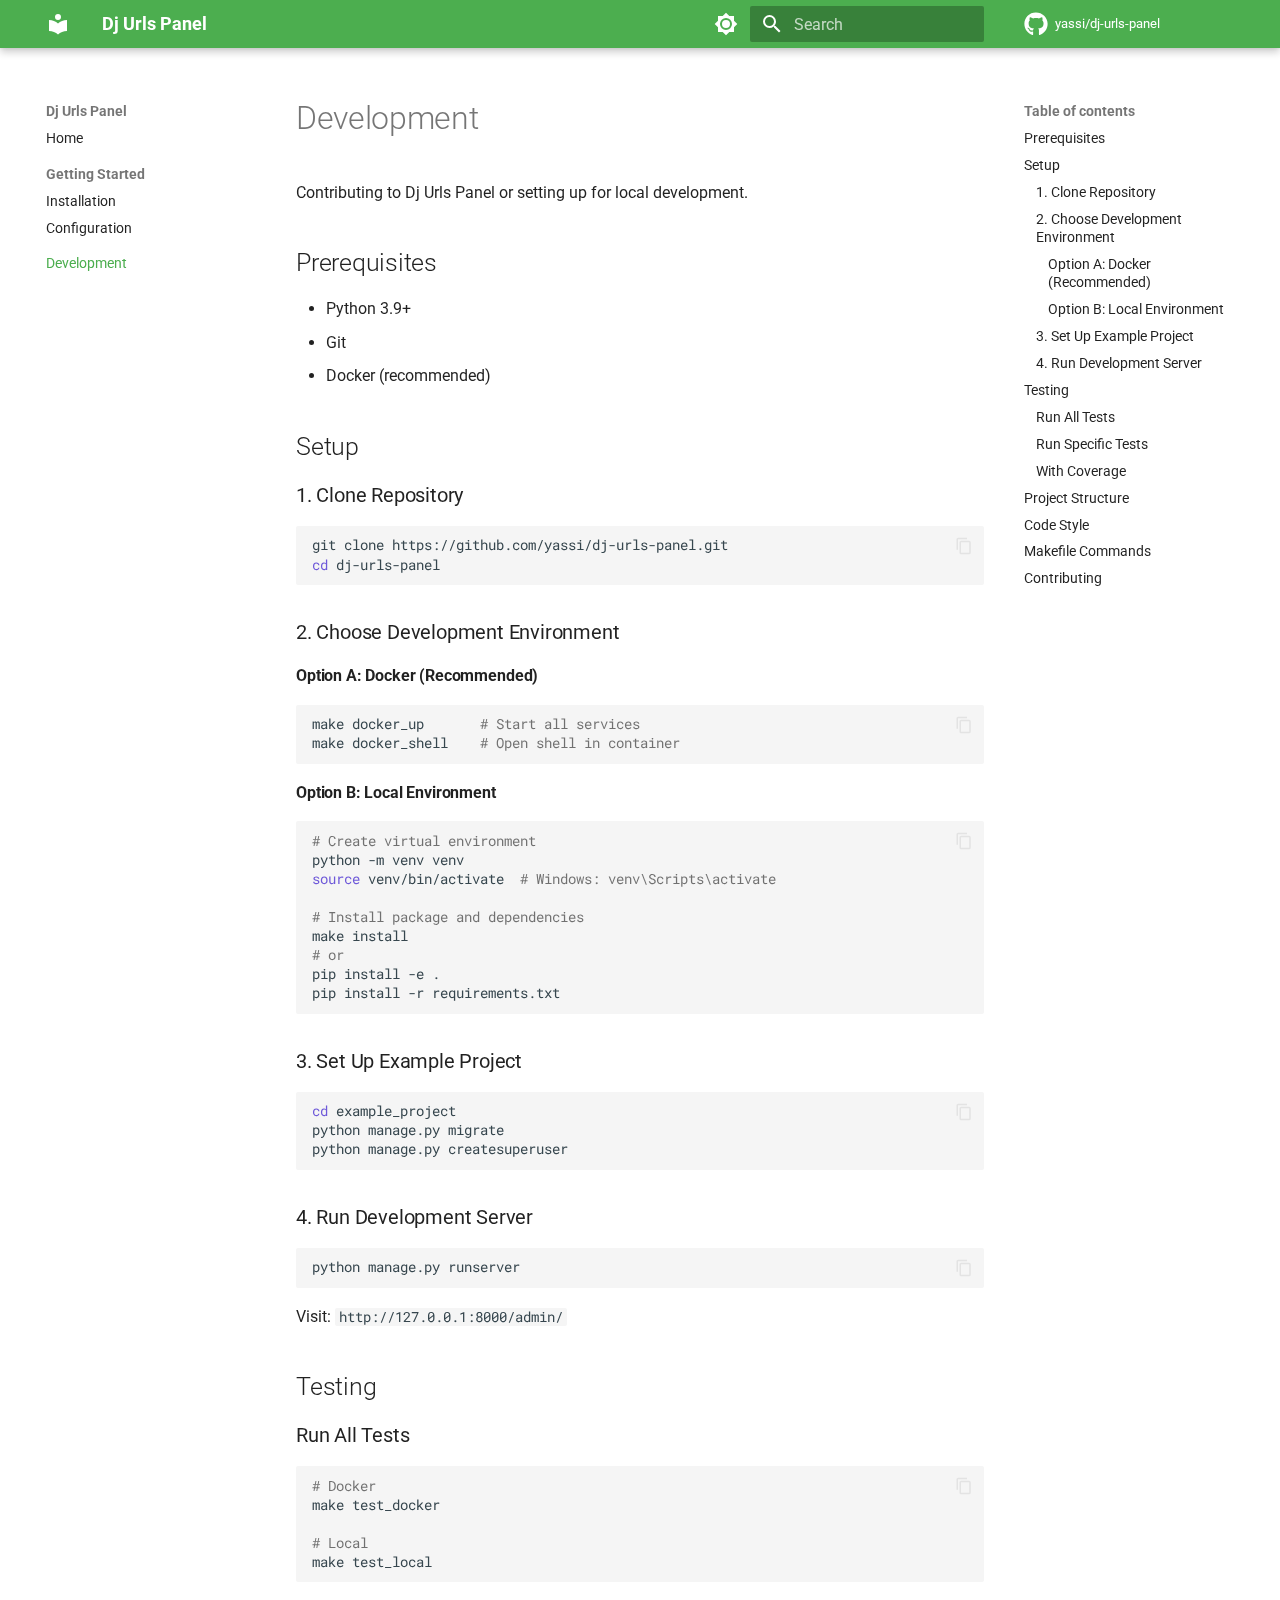
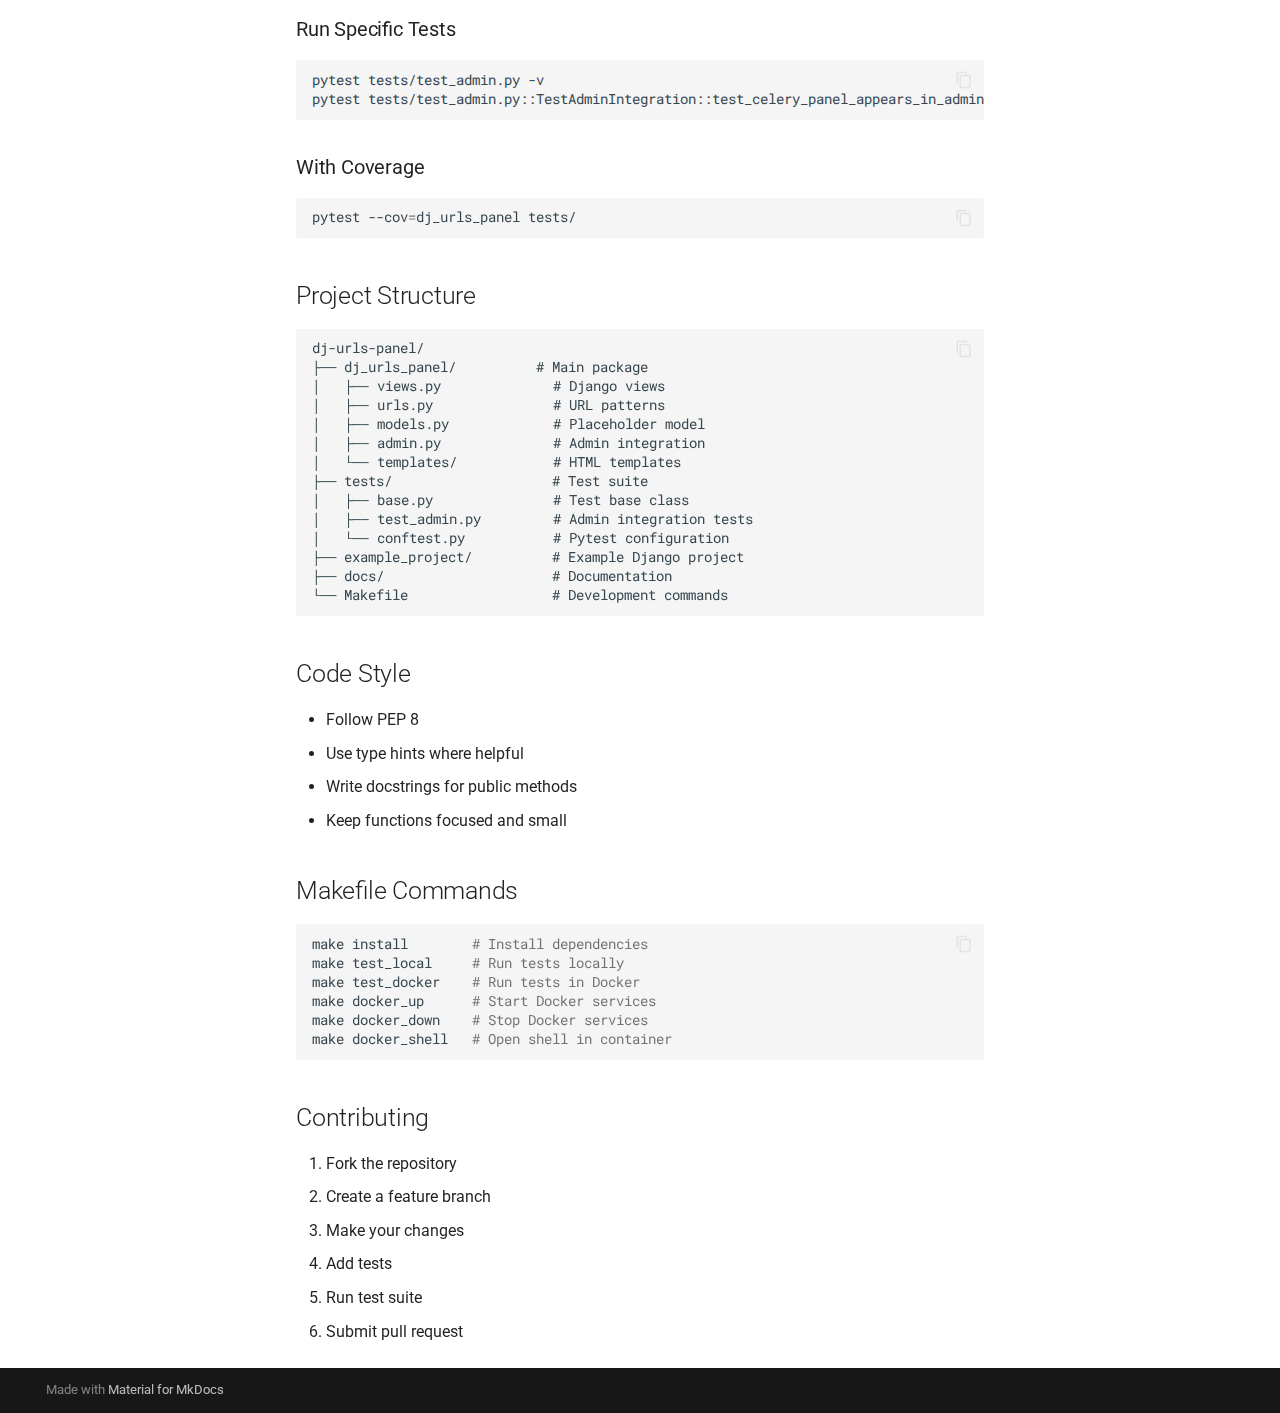
<file: development/index.html>
<!doctype html>
<html lang="en" class="no-js">
  <head>
    
      <meta charset="utf-8">
      <meta name="viewport" content="width=device-width,initial-scale=1">
      
        <meta name="description" content="Visualize Django URL routing inside the Django Admin, including patterns, views, namespaces, etc">
      
      
        <meta name="author" content="Yasser Toruno">
      
      
        <link rel="canonical" href="https://yassi.github.io/dj-urls-panel/development/">
      
      
        <link rel="prev" href="../configuration/">
      
      
      <link rel="icon" href="../assets/images/favicon.png">
      <meta name="generator" content="mkdocs-1.6.1, mkdocs-material-9.1.12">
    
    
      
        <title>Development - Dj Urls Panel</title>
      
    
    
      <link rel="stylesheet" href="../assets/stylesheets/main.85bb2934.min.css">
      
        
        <link rel="stylesheet" href="../assets/stylesheets/palette.a6bdf11c.min.css">
      
      

    
    
    
      
        
        
        <link rel="preconnect" href="https://fonts.gstatic.com" crossorigin>
        <link rel="stylesheet" href="https://fonts.googleapis.com/css?family=Roboto:300,300i,400,400i,700,700i%7CRoboto+Mono:400,400i,700,700i&display=fallback">
        <style>:root{--md-text-font:"Roboto";--md-code-font:"Roboto Mono"}</style>
      
    
    
    <script>__md_scope=new URL("..",location),__md_hash=e=>[...e].reduce((e,_)=>(e<<5)-e+_.charCodeAt(0),0),__md_get=(e,_=localStorage,t=__md_scope)=>JSON.parse(_.getItem(t.pathname+"."+e)),__md_set=(e,_,t=localStorage,a=__md_scope)=>{try{t.setItem(a.pathname+"."+e,JSON.stringify(_))}catch(e){}}</script>
    
      

    
    
    
  </head>
  
  
    
    
      
    
    
    
    
    <body dir="ltr" data-md-color-scheme="default" data-md-color-primary="green" data-md-color-accent="green">
  
    
    
      <script>var palette=__md_get("__palette");if(palette&&"object"==typeof palette.color)for(var key of Object.keys(palette.color))document.body.setAttribute("data-md-color-"+key,palette.color[key])</script>
    
    <input class="md-toggle" data-md-toggle="drawer" type="checkbox" id="__drawer" autocomplete="off">
    <input class="md-toggle" data-md-toggle="search" type="checkbox" id="__search" autocomplete="off">
    <label class="md-overlay" for="__drawer"></label>
    <div data-md-component="skip">
      
        
        <a href="#development" class="md-skip">
          Skip to content
        </a>
      
    </div>
    <div data-md-component="announce">
      
    </div>
    
    
      

  

<header class="md-header md-header--shadow md-header--lifted" data-md-component="header">
  <nav class="md-header__inner md-grid" aria-label="Header">
    <a href=".." title="Dj Urls Panel" class="md-header__button md-logo" aria-label="Dj Urls Panel" data-md-component="logo">
      
  
  <svg xmlns="http://www.w3.org/2000/svg" viewBox="0 0 24 24"><path d="M12 8a3 3 0 0 0 3-3 3 3 0 0 0-3-3 3 3 0 0 0-3 3 3 3 0 0 0 3 3m0 3.54C9.64 9.35 6.5 8 3 8v11c3.5 0 6.64 1.35 9 3.54 2.36-2.19 5.5-3.54 9-3.54V8c-3.5 0-6.64 1.35-9 3.54Z"/></svg>

    </a>
    <label class="md-header__button md-icon" for="__drawer">
      <svg xmlns="http://www.w3.org/2000/svg" viewBox="0 0 24 24"><path d="M3 6h18v2H3V6m0 5h18v2H3v-2m0 5h18v2H3v-2Z"/></svg>
    </label>
    <div class="md-header__title" data-md-component="header-title">
      <div class="md-header__ellipsis">
        <div class="md-header__topic">
          <span class="md-ellipsis">
            Dj Urls Panel
          </span>
        </div>
        <div class="md-header__topic" data-md-component="header-topic">
          <span class="md-ellipsis">
            
              Development
            
          </span>
        </div>
      </div>
    </div>
    
      
        <form class="md-header__option" data-md-component="palette">
          
            
            
            
            <input class="md-option" data-md-color-media="" data-md-color-scheme="default" data-md-color-primary="green" data-md-color-accent="green"  aria-label="Switch to dark mode"  type="radio" name="__palette" id="__palette_1">
            
              <label class="md-header__button md-icon" title="Switch to dark mode" for="__palette_2" hidden>
                <svg xmlns="http://www.w3.org/2000/svg" viewBox="0 0 24 24"><path d="M12 8a4 4 0 0 0-4 4 4 4 0 0 0 4 4 4 4 0 0 0 4-4 4 4 0 0 0-4-4m0 10a6 6 0 0 1-6-6 6 6 0 0 1 6-6 6 6 0 0 1 6 6 6 6 0 0 1-6 6m8-9.31V4h-4.69L12 .69 8.69 4H4v4.69L.69 12 4 15.31V20h4.69L12 23.31 15.31 20H20v-4.69L23.31 12 20 8.69Z"/></svg>
              </label>
            
          
            
            
            
            <input class="md-option" data-md-color-media="" data-md-color-scheme="slate" data-md-color-primary="green" data-md-color-accent="green"  aria-label="Switch to light mode"  type="radio" name="__palette" id="__palette_2">
            
              <label class="md-header__button md-icon" title="Switch to light mode" for="__palette_1" hidden>
                <svg xmlns="http://www.w3.org/2000/svg" viewBox="0 0 24 24"><path d="M12 18c-.89 0-1.74-.2-2.5-.55C11.56 16.5 13 14.42 13 12c0-2.42-1.44-4.5-3.5-5.45C10.26 6.2 11.11 6 12 6a6 6 0 0 1 6 6 6 6 0 0 1-6 6m8-9.31V4h-4.69L12 .69 8.69 4H4v4.69L.69 12 4 15.31V20h4.69L12 23.31 15.31 20H20v-4.69L23.31 12 20 8.69Z"/></svg>
              </label>
            
          
        </form>
      
    
    
    
      <label class="md-header__button md-icon" for="__search">
        <svg xmlns="http://www.w3.org/2000/svg" viewBox="0 0 24 24"><path d="M9.5 3A6.5 6.5 0 0 1 16 9.5c0 1.61-.59 3.09-1.56 4.23l.27.27h.79l5 5-1.5 1.5-5-5v-.79l-.27-.27A6.516 6.516 0 0 1 9.5 16 6.5 6.5 0 0 1 3 9.5 6.5 6.5 0 0 1 9.5 3m0 2C7 5 5 7 5 9.5S7 14 9.5 14 14 12 14 9.5 12 5 9.5 5Z"/></svg>
      </label>
      <div class="md-search" data-md-component="search" role="dialog">
  <label class="md-search__overlay" for="__search"></label>
  <div class="md-search__inner" role="search">
    <form class="md-search__form" name="search">
      <input type="text" class="md-search__input" name="query" aria-label="Search" placeholder="Search" autocapitalize="off" autocorrect="off" autocomplete="off" spellcheck="false" data-md-component="search-query" required>
      <label class="md-search__icon md-icon" for="__search">
        <svg xmlns="http://www.w3.org/2000/svg" viewBox="0 0 24 24"><path d="M9.5 3A6.5 6.5 0 0 1 16 9.5c0 1.61-.59 3.09-1.56 4.23l.27.27h.79l5 5-1.5 1.5-5-5v-.79l-.27-.27A6.516 6.516 0 0 1 9.5 16 6.5 6.5 0 0 1 3 9.5 6.5 6.5 0 0 1 9.5 3m0 2C7 5 5 7 5 9.5S7 14 9.5 14 14 12 14 9.5 12 5 9.5 5Z"/></svg>
        <svg xmlns="http://www.w3.org/2000/svg" viewBox="0 0 24 24"><path d="M20 11v2H8l5.5 5.5-1.42 1.42L4.16 12l7.92-7.92L13.5 5.5 8 11h12Z"/></svg>
      </label>
      <nav class="md-search__options" aria-label="Search">
        
          <a href="javascript:void(0)" class="md-search__icon md-icon" title="Share" aria-label="Share" data-clipboard data-clipboard-text="" data-md-component="search-share" tabindex="-1">
            <svg xmlns="http://www.w3.org/2000/svg" viewBox="0 0 24 24"><path d="M18 16.08c-.76 0-1.44.3-1.96.77L8.91 12.7c.05-.23.09-.46.09-.7 0-.24-.04-.47-.09-.7l7.05-4.11c.54.5 1.25.81 2.04.81a3 3 0 0 0 3-3 3 3 0 0 0-3-3 3 3 0 0 0-3 3c0 .24.04.47.09.7L8.04 9.81C7.5 9.31 6.79 9 6 9a3 3 0 0 0-3 3 3 3 0 0 0 3 3c.79 0 1.5-.31 2.04-.81l7.12 4.15c-.05.21-.08.43-.08.66 0 1.61 1.31 2.91 2.92 2.91 1.61 0 2.92-1.3 2.92-2.91A2.92 2.92 0 0 0 18 16.08Z"/></svg>
          </a>
        
        <button type="reset" class="md-search__icon md-icon" title="Clear" aria-label="Clear" tabindex="-1">
          <svg xmlns="http://www.w3.org/2000/svg" viewBox="0 0 24 24"><path d="M19 6.41 17.59 5 12 10.59 6.41 5 5 6.41 10.59 12 5 17.59 6.41 19 12 13.41 17.59 19 19 17.59 13.41 12 19 6.41Z"/></svg>
        </button>
      </nav>
      
    </form>
    <div class="md-search__output">
      <div class="md-search__scrollwrap" data-md-scrollfix>
        <div class="md-search-result" data-md-component="search-result">
          <div class="md-search-result__meta">
            Initializing search
          </div>
          <ol class="md-search-result__list" role="presentation"></ol>
        </div>
      </div>
    </div>
  </div>
</div>
    
    
      <div class="md-header__source">
        <a href="https://github.com/yassi/dj-urls-panel" title="Go to repository" class="md-source" data-md-component="source">
  <div class="md-source__icon md-icon">
    
    <svg xmlns="http://www.w3.org/2000/svg" viewBox="0 0 496 512"><!--! Font Awesome Free 6.4.0 by @fontawesome - https://fontawesome.com License - https://fontawesome.com/license/free (Icons: CC BY 4.0, Fonts: SIL OFL 1.1, Code: MIT License) Copyright 2023 Fonticons, Inc.--><path d="M165.9 397.4c0 2-2.3 3.6-5.2 3.6-3.3.3-5.6-1.3-5.6-3.6 0-2 2.3-3.6 5.2-3.6 3-.3 5.6 1.3 5.6 3.6zm-31.1-4.5c-.7 2 1.3 4.3 4.3 4.9 2.6 1 5.6 0 6.2-2s-1.3-4.3-4.3-5.2c-2.6-.7-5.5.3-6.2 2.3zm44.2-1.7c-2.9.7-4.9 2.6-4.6 4.9.3 2 2.9 3.3 5.9 2.6 2.9-.7 4.9-2.6 4.6-4.6-.3-1.9-3-3.2-5.9-2.9zM244.8 8C106.1 8 0 113.3 0 252c0 110.9 69.8 205.8 169.5 239.2 12.8 2.3 17.3-5.6 17.3-12.1 0-6.2-.3-40.4-.3-61.4 0 0-70 15-84.7-29.8 0 0-11.4-29.1-27.8-36.6 0 0-22.9-15.7 1.6-15.4 0 0 24.9 2 38.6 25.8 21.9 38.6 58.6 27.5 72.9 20.9 2.3-16 8.8-27.1 16-33.7-55.9-6.2-112.3-14.3-112.3-110.5 0-27.5 7.6-41.3 23.6-58.9-2.6-6.5-11.1-33.3 2.6-67.9 20.9-6.5 69 27 69 27 20-5.6 41.5-8.5 62.8-8.5s42.8 2.9 62.8 8.5c0 0 48.1-33.6 69-27 13.7 34.7 5.2 61.4 2.6 67.9 16 17.7 25.8 31.5 25.8 58.9 0 96.5-58.9 104.2-114.8 110.5 9.2 7.9 17 22.9 17 46.4 0 33.7-.3 75.4-.3 83.6 0 6.5 4.6 14.4 17.3 12.1C428.2 457.8 496 362.9 496 252 496 113.3 383.5 8 244.8 8zM97.2 352.9c-1.3 1-1 3.3.7 5.2 1.6 1.6 3.9 2.3 5.2 1 1.3-1 1-3.3-.7-5.2-1.6-1.6-3.9-2.3-5.2-1zm-10.8-8.1c-.7 1.3.3 2.9 2.3 3.9 1.6 1 3.6.7 4.3-.7.7-1.3-.3-2.9-2.3-3.9-2-.6-3.6-.3-4.3.7zm32.4 35.6c-1.6 1.3-1 4.3 1.3 6.2 2.3 2.3 5.2 2.6 6.5 1 1.3-1.3.7-4.3-1.3-6.2-2.2-2.3-5.2-2.6-6.5-1zm-11.4-14.7c-1.6 1-1.6 3.6 0 5.9 1.6 2.3 4.3 3.3 5.6 2.3 1.6-1.3 1.6-3.9 0-6.2-1.4-2.3-4-3.3-5.6-2z"/></svg>
  </div>
  <div class="md-source__repository">
    yassi/dj-urls-panel
  </div>
</a>
      </div>
    
  </nav>
  
    
  
</header>
    
    <div class="md-container" data-md-component="container">
      
      
        
      
      <main class="md-main" data-md-component="main">
        <div class="md-main__inner md-grid">
          
            
              
              <div class="md-sidebar md-sidebar--primary" data-md-component="sidebar" data-md-type="navigation" >
                <div class="md-sidebar__scrollwrap">
                  <div class="md-sidebar__inner">
                    


<nav class="md-nav md-nav--primary" aria-label="Navigation" data-md-level="0">
  <label class="md-nav__title" for="__drawer">
    <a href=".." title="Dj Urls Panel" class="md-nav__button md-logo" aria-label="Dj Urls Panel" data-md-component="logo">
      
  
  <svg xmlns="http://www.w3.org/2000/svg" viewBox="0 0 24 24"><path d="M12 8a3 3 0 0 0 3-3 3 3 0 0 0-3-3 3 3 0 0 0-3 3 3 3 0 0 0 3 3m0 3.54C9.64 9.35 6.5 8 3 8v11c3.5 0 6.64 1.35 9 3.54 2.36-2.19 5.5-3.54 9-3.54V8c-3.5 0-6.64 1.35-9 3.54Z"/></svg>

    </a>
    Dj Urls Panel
  </label>
  
    <div class="md-nav__source">
      <a href="https://github.com/yassi/dj-urls-panel" title="Go to repository" class="md-source" data-md-component="source">
  <div class="md-source__icon md-icon">
    
    <svg xmlns="http://www.w3.org/2000/svg" viewBox="0 0 496 512"><!--! Font Awesome Free 6.4.0 by @fontawesome - https://fontawesome.com License - https://fontawesome.com/license/free (Icons: CC BY 4.0, Fonts: SIL OFL 1.1, Code: MIT License) Copyright 2023 Fonticons, Inc.--><path d="M165.9 397.4c0 2-2.3 3.6-5.2 3.6-3.3.3-5.6-1.3-5.6-3.6 0-2 2.3-3.6 5.2-3.6 3-.3 5.6 1.3 5.6 3.6zm-31.1-4.5c-.7 2 1.3 4.3 4.3 4.9 2.6 1 5.6 0 6.2-2s-1.3-4.3-4.3-5.2c-2.6-.7-5.5.3-6.2 2.3zm44.2-1.7c-2.9.7-4.9 2.6-4.6 4.9.3 2 2.9 3.3 5.9 2.6 2.9-.7 4.9-2.6 4.6-4.6-.3-1.9-3-3.2-5.9-2.9zM244.8 8C106.1 8 0 113.3 0 252c0 110.9 69.8 205.8 169.5 239.2 12.8 2.3 17.3-5.6 17.3-12.1 0-6.2-.3-40.4-.3-61.4 0 0-70 15-84.7-29.8 0 0-11.4-29.1-27.8-36.6 0 0-22.9-15.7 1.6-15.4 0 0 24.9 2 38.6 25.8 21.9 38.6 58.6 27.5 72.9 20.9 2.3-16 8.8-27.1 16-33.7-55.9-6.2-112.3-14.3-112.3-110.5 0-27.5 7.6-41.3 23.6-58.9-2.6-6.5-11.1-33.3 2.6-67.9 20.9-6.5 69 27 69 27 20-5.6 41.5-8.5 62.8-8.5s42.8 2.9 62.8 8.5c0 0 48.1-33.6 69-27 13.7 34.7 5.2 61.4 2.6 67.9 16 17.7 25.8 31.5 25.8 58.9 0 96.5-58.9 104.2-114.8 110.5 9.2 7.9 17 22.9 17 46.4 0 33.7-.3 75.4-.3 83.6 0 6.5 4.6 14.4 17.3 12.1C428.2 457.8 496 362.9 496 252 496 113.3 383.5 8 244.8 8zM97.2 352.9c-1.3 1-1 3.3.7 5.2 1.6 1.6 3.9 2.3 5.2 1 1.3-1 1-3.3-.7-5.2-1.6-1.6-3.9-2.3-5.2-1zm-10.8-8.1c-.7 1.3.3 2.9 2.3 3.9 1.6 1 3.6.7 4.3-.7.7-1.3-.3-2.9-2.3-3.9-2-.6-3.6-.3-4.3.7zm32.4 35.6c-1.6 1.3-1 4.3 1.3 6.2 2.3 2.3 5.2 2.6 6.5 1 1.3-1.3.7-4.3-1.3-6.2-2.2-2.3-5.2-2.6-6.5-1zm-11.4-14.7c-1.6 1-1.6 3.6 0 5.9 1.6 2.3 4.3 3.3 5.6 2.3 1.6-1.3 1.6-3.9 0-6.2-1.4-2.3-4-3.3-5.6-2z"/></svg>
  </div>
  <div class="md-source__repository">
    yassi/dj-urls-panel
  </div>
</a>
    </div>
  
  <ul class="md-nav__list" data-md-scrollfix>
    
      
      
      

  
  
  
    <li class="md-nav__item">
      <a href=".." class="md-nav__link">
        Home
      </a>
    </li>
  

    
      
      
      

  
  
  
    
      
    
    <li class="md-nav__item md-nav__item--section md-nav__item--nested">
      
      
      
      
        
      
      <input class="md-nav__toggle md-toggle md-toggle--indeterminate" type="checkbox" id="__nav_2" >
      
      
      
        <label class="md-nav__link" for="__nav_2" id="__nav_2_label" tabindex="0">
          Getting Started
          <span class="md-nav__icon md-icon"></span>
        </label>
      
      <nav class="md-nav" data-md-level="1" aria-labelledby="__nav_2_label" aria-expanded="false">
        <label class="md-nav__title" for="__nav_2">
          <span class="md-nav__icon md-icon"></span>
          Getting Started
        </label>
        <ul class="md-nav__list" data-md-scrollfix>
          
            
              
  
  
  
    <li class="md-nav__item">
      <a href="../installation/" class="md-nav__link">
        Installation
      </a>
    </li>
  

            
          
            
              
  
  
  
    <li class="md-nav__item">
      <a href="../configuration/" class="md-nav__link">
        Configuration
      </a>
    </li>
  

            
          
        </ul>
      </nav>
    </li>
  

    
      
      
      

  
  
    
  
  
    <li class="md-nav__item md-nav__item--active">
      
      <input class="md-nav__toggle md-toggle" type="checkbox" id="__toc">
      
      
        
      
      
        <label class="md-nav__link md-nav__link--active" for="__toc">
          Development
          <span class="md-nav__icon md-icon"></span>
        </label>
      
      <a href="./" class="md-nav__link md-nav__link--active">
        Development
      </a>
      
        

<nav class="md-nav md-nav--secondary" aria-label="Table of contents">
  
  
  
    
  
  
    <label class="md-nav__title" for="__toc">
      <span class="md-nav__icon md-icon"></span>
      Table of contents
    </label>
    <ul class="md-nav__list" data-md-component="toc" data-md-scrollfix>
      
        <li class="md-nav__item">
  <a href="#prerequisites" class="md-nav__link">
    Prerequisites
  </a>
  
</li>
      
        <li class="md-nav__item">
  <a href="#setup" class="md-nav__link">
    Setup
  </a>
  
    <nav class="md-nav" aria-label="Setup">
      <ul class="md-nav__list">
        
          <li class="md-nav__item">
  <a href="#1-clone-repository" class="md-nav__link">
    1. Clone Repository
  </a>
  
</li>
        
          <li class="md-nav__item">
  <a href="#2-choose-development-environment" class="md-nav__link">
    2. Choose Development Environment
  </a>
  
    <nav class="md-nav" aria-label="2. Choose Development Environment">
      <ul class="md-nav__list">
        
          <li class="md-nav__item">
  <a href="#option-a-docker-recommended" class="md-nav__link">
    Option A: Docker (Recommended)
  </a>
  
</li>
        
          <li class="md-nav__item">
  <a href="#option-b-local-environment" class="md-nav__link">
    Option B: Local Environment
  </a>
  
</li>
        
      </ul>
    </nav>
  
</li>
        
          <li class="md-nav__item">
  <a href="#3-set-up-example-project" class="md-nav__link">
    3. Set Up Example Project
  </a>
  
</li>
        
          <li class="md-nav__item">
  <a href="#4-run-development-server" class="md-nav__link">
    4. Run Development Server
  </a>
  
</li>
        
      </ul>
    </nav>
  
</li>
      
        <li class="md-nav__item">
  <a href="#testing" class="md-nav__link">
    Testing
  </a>
  
    <nav class="md-nav" aria-label="Testing">
      <ul class="md-nav__list">
        
          <li class="md-nav__item">
  <a href="#run-all-tests" class="md-nav__link">
    Run All Tests
  </a>
  
</li>
        
          <li class="md-nav__item">
  <a href="#run-specific-tests" class="md-nav__link">
    Run Specific Tests
  </a>
  
</li>
        
          <li class="md-nav__item">
  <a href="#with-coverage" class="md-nav__link">
    With Coverage
  </a>
  
</li>
        
      </ul>
    </nav>
  
</li>
      
        <li class="md-nav__item">
  <a href="#project-structure" class="md-nav__link">
    Project Structure
  </a>
  
</li>
      
        <li class="md-nav__item">
  <a href="#code-style" class="md-nav__link">
    Code Style
  </a>
  
</li>
      
        <li class="md-nav__item">
  <a href="#makefile-commands" class="md-nav__link">
    Makefile Commands
  </a>
  
</li>
      
        <li class="md-nav__item">
  <a href="#contributing" class="md-nav__link">
    Contributing
  </a>
  
</li>
      
    </ul>
  
</nav>
      
    </li>
  

    
  </ul>
</nav>
                  </div>
                </div>
              </div>
            
            
              
              <div class="md-sidebar md-sidebar--secondary" data-md-component="sidebar" data-md-type="toc" >
                <div class="md-sidebar__scrollwrap">
                  <div class="md-sidebar__inner">
                    

<nav class="md-nav md-nav--secondary" aria-label="Table of contents">
  
  
  
    
  
  
    <label class="md-nav__title" for="__toc">
      <span class="md-nav__icon md-icon"></span>
      Table of contents
    </label>
    <ul class="md-nav__list" data-md-component="toc" data-md-scrollfix>
      
        <li class="md-nav__item">
  <a href="#prerequisites" class="md-nav__link">
    Prerequisites
  </a>
  
</li>
      
        <li class="md-nav__item">
  <a href="#setup" class="md-nav__link">
    Setup
  </a>
  
    <nav class="md-nav" aria-label="Setup">
      <ul class="md-nav__list">
        
          <li class="md-nav__item">
  <a href="#1-clone-repository" class="md-nav__link">
    1. Clone Repository
  </a>
  
</li>
        
          <li class="md-nav__item">
  <a href="#2-choose-development-environment" class="md-nav__link">
    2. Choose Development Environment
  </a>
  
    <nav class="md-nav" aria-label="2. Choose Development Environment">
      <ul class="md-nav__list">
        
          <li class="md-nav__item">
  <a href="#option-a-docker-recommended" class="md-nav__link">
    Option A: Docker (Recommended)
  </a>
  
</li>
        
          <li class="md-nav__item">
  <a href="#option-b-local-environment" class="md-nav__link">
    Option B: Local Environment
  </a>
  
</li>
        
      </ul>
    </nav>
  
</li>
        
          <li class="md-nav__item">
  <a href="#3-set-up-example-project" class="md-nav__link">
    3. Set Up Example Project
  </a>
  
</li>
        
          <li class="md-nav__item">
  <a href="#4-run-development-server" class="md-nav__link">
    4. Run Development Server
  </a>
  
</li>
        
      </ul>
    </nav>
  
</li>
      
        <li class="md-nav__item">
  <a href="#testing" class="md-nav__link">
    Testing
  </a>
  
    <nav class="md-nav" aria-label="Testing">
      <ul class="md-nav__list">
        
          <li class="md-nav__item">
  <a href="#run-all-tests" class="md-nav__link">
    Run All Tests
  </a>
  
</li>
        
          <li class="md-nav__item">
  <a href="#run-specific-tests" class="md-nav__link">
    Run Specific Tests
  </a>
  
</li>
        
          <li class="md-nav__item">
  <a href="#with-coverage" class="md-nav__link">
    With Coverage
  </a>
  
</li>
        
      </ul>
    </nav>
  
</li>
      
        <li class="md-nav__item">
  <a href="#project-structure" class="md-nav__link">
    Project Structure
  </a>
  
</li>
      
        <li class="md-nav__item">
  <a href="#code-style" class="md-nav__link">
    Code Style
  </a>
  
</li>
      
        <li class="md-nav__item">
  <a href="#makefile-commands" class="md-nav__link">
    Makefile Commands
  </a>
  
</li>
      
        <li class="md-nav__item">
  <a href="#contributing" class="md-nav__link">
    Contributing
  </a>
  
</li>
      
    </ul>
  
</nav>
                  </div>
                </div>
              </div>
            
          
          
            <div class="md-content" data-md-component="content">
              <article class="md-content__inner md-typeset">
                
                  

  
  


<h1 id="development">Development</h1>
<p>Contributing to Dj Urls Panel or setting up for local development.</p>
<h2 id="prerequisites">Prerequisites</h2>
<ul>
<li>Python 3.9+</li>
<li>Git</li>
<li>Docker (recommended)</li>
</ul>
<h2 id="setup">Setup</h2>
<h3 id="1-clone-repository">1. Clone Repository</h3>
<div class="language-bash highlight"><pre><span></span><code><span id="__span-0-1"><a id="__codelineno-0-1" name="__codelineno-0-1" href="#__codelineno-0-1"></a>git<span class="w"> </span>clone<span class="w"> </span>https://github.com/yassi/dj-urls-panel.git
</span><span id="__span-0-2"><a id="__codelineno-0-2" name="__codelineno-0-2" href="#__codelineno-0-2"></a><span class="nb">cd</span><span class="w"> </span>dj-urls-panel
</span></code></pre></div>
<h3 id="2-choose-development-environment">2. Choose Development Environment</h3>
<h4 id="option-a-docker-recommended">Option A: Docker (Recommended)</h4>
<div class="language-bash highlight"><pre><span></span><code><span id="__span-1-1"><a id="__codelineno-1-1" name="__codelineno-1-1" href="#__codelineno-1-1"></a>make<span class="w"> </span>docker_up<span class="w">       </span><span class="c1"># Start all services</span>
</span><span id="__span-1-2"><a id="__codelineno-1-2" name="__codelineno-1-2" href="#__codelineno-1-2"></a>make<span class="w"> </span>docker_shell<span class="w">    </span><span class="c1"># Open shell in container</span>
</span></code></pre></div>
<h4 id="option-b-local-environment">Option B: Local Environment</h4>
<div class="language-bash highlight"><pre><span></span><code><span id="__span-2-1"><a id="__codelineno-2-1" name="__codelineno-2-1" href="#__codelineno-2-1"></a><span class="c1"># Create virtual environment</span>
</span><span id="__span-2-2"><a id="__codelineno-2-2" name="__codelineno-2-2" href="#__codelineno-2-2"></a>python<span class="w"> </span>-m<span class="w"> </span>venv<span class="w"> </span>venv
</span><span id="__span-2-3"><a id="__codelineno-2-3" name="__codelineno-2-3" href="#__codelineno-2-3"></a><span class="nb">source</span><span class="w"> </span>venv/bin/activate<span class="w">  </span><span class="c1"># Windows: venv\Scripts\activate</span>
</span><span id="__span-2-4"><a id="__codelineno-2-4" name="__codelineno-2-4" href="#__codelineno-2-4"></a>
</span><span id="__span-2-5"><a id="__codelineno-2-5" name="__codelineno-2-5" href="#__codelineno-2-5"></a><span class="c1"># Install package and dependencies</span>
</span><span id="__span-2-6"><a id="__codelineno-2-6" name="__codelineno-2-6" href="#__codelineno-2-6"></a>make<span class="w"> </span>install
</span><span id="__span-2-7"><a id="__codelineno-2-7" name="__codelineno-2-7" href="#__codelineno-2-7"></a><span class="c1"># or</span>
</span><span id="__span-2-8"><a id="__codelineno-2-8" name="__codelineno-2-8" href="#__codelineno-2-8"></a>pip<span class="w"> </span>install<span class="w"> </span>-e<span class="w"> </span>.
</span><span id="__span-2-9"><a id="__codelineno-2-9" name="__codelineno-2-9" href="#__codelineno-2-9"></a>pip<span class="w"> </span>install<span class="w"> </span>-r<span class="w"> </span>requirements.txt
</span></code></pre></div>
<h3 id="3-set-up-example-project">3. Set Up Example Project</h3>
<div class="language-bash highlight"><pre><span></span><code><span id="__span-3-1"><a id="__codelineno-3-1" name="__codelineno-3-1" href="#__codelineno-3-1"></a><span class="nb">cd</span><span class="w"> </span>example_project
</span><span id="__span-3-2"><a id="__codelineno-3-2" name="__codelineno-3-2" href="#__codelineno-3-2"></a>python<span class="w"> </span>manage.py<span class="w"> </span>migrate
</span><span id="__span-3-3"><a id="__codelineno-3-3" name="__codelineno-3-3" href="#__codelineno-3-3"></a>python<span class="w"> </span>manage.py<span class="w"> </span>createsuperuser
</span></code></pre></div>
<h3 id="4-run-development-server">4. Run Development Server</h3>
<div class="language-bash highlight"><pre><span></span><code><span id="__span-4-1"><a id="__codelineno-4-1" name="__codelineno-4-1" href="#__codelineno-4-1"></a>python<span class="w"> </span>manage.py<span class="w"> </span>runserver
</span></code></pre></div>
<p>Visit: <code>http://127.0.0.1:8000/admin/</code></p>
<h2 id="testing">Testing</h2>
<h3 id="run-all-tests">Run All Tests</h3>
<div class="language-bash highlight"><pre><span></span><code><span id="__span-5-1"><a id="__codelineno-5-1" name="__codelineno-5-1" href="#__codelineno-5-1"></a><span class="c1"># Docker</span>
</span><span id="__span-5-2"><a id="__codelineno-5-2" name="__codelineno-5-2" href="#__codelineno-5-2"></a>make<span class="w"> </span>test_docker
</span><span id="__span-5-3"><a id="__codelineno-5-3" name="__codelineno-5-3" href="#__codelineno-5-3"></a>
</span><span id="__span-5-4"><a id="__codelineno-5-4" name="__codelineno-5-4" href="#__codelineno-5-4"></a><span class="c1"># Local</span>
</span><span id="__span-5-5"><a id="__codelineno-5-5" name="__codelineno-5-5" href="#__codelineno-5-5"></a>make<span class="w"> </span>test_local
</span></code></pre></div>
<h3 id="run-specific-tests">Run Specific Tests</h3>
<div class="language-bash highlight"><pre><span></span><code><span id="__span-6-1"><a id="__codelineno-6-1" name="__codelineno-6-1" href="#__codelineno-6-1"></a>pytest<span class="w"> </span>tests/test_admin.py<span class="w"> </span>-v
</span><span id="__span-6-2"><a id="__codelineno-6-2" name="__codelineno-6-2" href="#__codelineno-6-2"></a>pytest<span class="w"> </span>tests/test_admin.py::TestAdminIntegration::test_celery_panel_appears_in_admin_index
</span></code></pre></div>
<h3 id="with-coverage">With Coverage</h3>
<div class="language-bash highlight"><pre><span></span><code><span id="__span-7-1"><a id="__codelineno-7-1" name="__codelineno-7-1" href="#__codelineno-7-1"></a>pytest<span class="w"> </span>--cov<span class="o">=</span>dj_urls_panel<span class="w"> </span>tests/
</span></code></pre></div>
<h2 id="project-structure">Project Structure</h2>
<div class="language-text highlight"><pre><span></span><code><span id="__span-8-1"><a id="__codelineno-8-1" name="__codelineno-8-1" href="#__codelineno-8-1"></a>dj-urls-panel/
</span><span id="__span-8-2"><a id="__codelineno-8-2" name="__codelineno-8-2" href="#__codelineno-8-2"></a>├── dj_urls_panel/          # Main package
</span><span id="__span-8-3"><a id="__codelineno-8-3" name="__codelineno-8-3" href="#__codelineno-8-3"></a>│   ├── views.py              # Django views
</span><span id="__span-8-4"><a id="__codelineno-8-4" name="__codelineno-8-4" href="#__codelineno-8-4"></a>│   ├── urls.py               # URL patterns
</span><span id="__span-8-5"><a id="__codelineno-8-5" name="__codelineno-8-5" href="#__codelineno-8-5"></a>│   ├── models.py             # Placeholder model
</span><span id="__span-8-6"><a id="__codelineno-8-6" name="__codelineno-8-6" href="#__codelineno-8-6"></a>│   ├── admin.py              # Admin integration
</span><span id="__span-8-7"><a id="__codelineno-8-7" name="__codelineno-8-7" href="#__codelineno-8-7"></a>│   └── templates/            # HTML templates
</span><span id="__span-8-8"><a id="__codelineno-8-8" name="__codelineno-8-8" href="#__codelineno-8-8"></a>├── tests/                    # Test suite
</span><span id="__span-8-9"><a id="__codelineno-8-9" name="__codelineno-8-9" href="#__codelineno-8-9"></a>│   ├── base.py               # Test base class
</span><span id="__span-8-10"><a id="__codelineno-8-10" name="__codelineno-8-10" href="#__codelineno-8-10"></a>│   ├── test_admin.py         # Admin integration tests
</span><span id="__span-8-11"><a id="__codelineno-8-11" name="__codelineno-8-11" href="#__codelineno-8-11"></a>│   └── conftest.py           # Pytest configuration
</span><span id="__span-8-12"><a id="__codelineno-8-12" name="__codelineno-8-12" href="#__codelineno-8-12"></a>├── example_project/          # Example Django project
</span><span id="__span-8-13"><a id="__codelineno-8-13" name="__codelineno-8-13" href="#__codelineno-8-13"></a>├── docs/                     # Documentation
</span><span id="__span-8-14"><a id="__codelineno-8-14" name="__codelineno-8-14" href="#__codelineno-8-14"></a>└── Makefile                  # Development commands
</span></code></pre></div>
<h2 id="code-style">Code Style</h2>
<ul>
<li>Follow PEP 8</li>
<li>Use type hints where helpful</li>
<li>Write docstrings for public methods</li>
<li>Keep functions focused and small</li>
</ul>
<h2 id="makefile-commands">Makefile Commands</h2>
<div class="language-bash highlight"><pre><span></span><code><span id="__span-9-1"><a id="__codelineno-9-1" name="__codelineno-9-1" href="#__codelineno-9-1"></a>make<span class="w"> </span>install<span class="w">        </span><span class="c1"># Install dependencies</span>
</span><span id="__span-9-2"><a id="__codelineno-9-2" name="__codelineno-9-2" href="#__codelineno-9-2"></a>make<span class="w"> </span>test_local<span class="w">     </span><span class="c1"># Run tests locally</span>
</span><span id="__span-9-3"><a id="__codelineno-9-3" name="__codelineno-9-3" href="#__codelineno-9-3"></a>make<span class="w"> </span>test_docker<span class="w">    </span><span class="c1"># Run tests in Docker</span>
</span><span id="__span-9-4"><a id="__codelineno-9-4" name="__codelineno-9-4" href="#__codelineno-9-4"></a>make<span class="w"> </span>docker_up<span class="w">      </span><span class="c1"># Start Docker services</span>
</span><span id="__span-9-5"><a id="__codelineno-9-5" name="__codelineno-9-5" href="#__codelineno-9-5"></a>make<span class="w"> </span>docker_down<span class="w">    </span><span class="c1"># Stop Docker services</span>
</span><span id="__span-9-6"><a id="__codelineno-9-6" name="__codelineno-9-6" href="#__codelineno-9-6"></a>make<span class="w"> </span>docker_shell<span class="w">   </span><span class="c1"># Open shell in container</span>
</span></code></pre></div>
<h2 id="contributing">Contributing</h2>
<ol>
<li>Fork the repository</li>
<li>Create a feature branch</li>
<li>Make your changes</li>
<li>Add tests</li>
<li>Run test suite</li>
<li>Submit pull request</li>
</ol>





                
              </article>
            </div>
          
          
        </div>
        
          <button type="button" class="md-top md-icon" data-md-component="top" hidden>
            <svg xmlns="http://www.w3.org/2000/svg" viewBox="0 0 24 24"><path d="M13 20h-2V8l-5.5 5.5-1.42-1.42L12 4.16l7.92 7.92-1.42 1.42L13 8v12Z"/></svg>
            Back to top
          </button>
        
      </main>
      
        <footer class="md-footer">
  
  <div class="md-footer-meta md-typeset">
    <div class="md-footer-meta__inner md-grid">
      <div class="md-copyright">
  
  
    Made with
    <a href="https://squidfunk.github.io/mkdocs-material/" target="_blank" rel="noopener">
      Material for MkDocs
    </a>
  
</div>
      
    </div>
  </div>
</footer>
      
    </div>
    <div class="md-dialog" data-md-component="dialog">
      <div class="md-dialog__inner md-typeset"></div>
    </div>
    
    <script id="__config" type="application/json">{"base": "..", "features": ["navigation.tabs.sticky", "navigation.sections", "navigation.expand", "navigation.path", "navigation.top", "search.highlight", "search.share", "content.code.copy", "content.code.annotate"], "search": "../assets/javascripts/workers/search.208ed371.min.js", "translations": {"clipboard.copied": "Copied to clipboard", "clipboard.copy": "Copy to clipboard", "search.result.more.one": "1 more on this page", "search.result.more.other": "# more on this page", "search.result.none": "No matching documents", "search.result.one": "1 matching document", "search.result.other": "# matching documents", "search.result.placeholder": "Type to start searching", "search.result.term.missing": "Missing", "select.version": "Select version"}}</script>
    
    
      <script src="../assets/javascripts/bundle.c2be25ad.min.js"></script>
      
    
  </body>
</html>
</file>
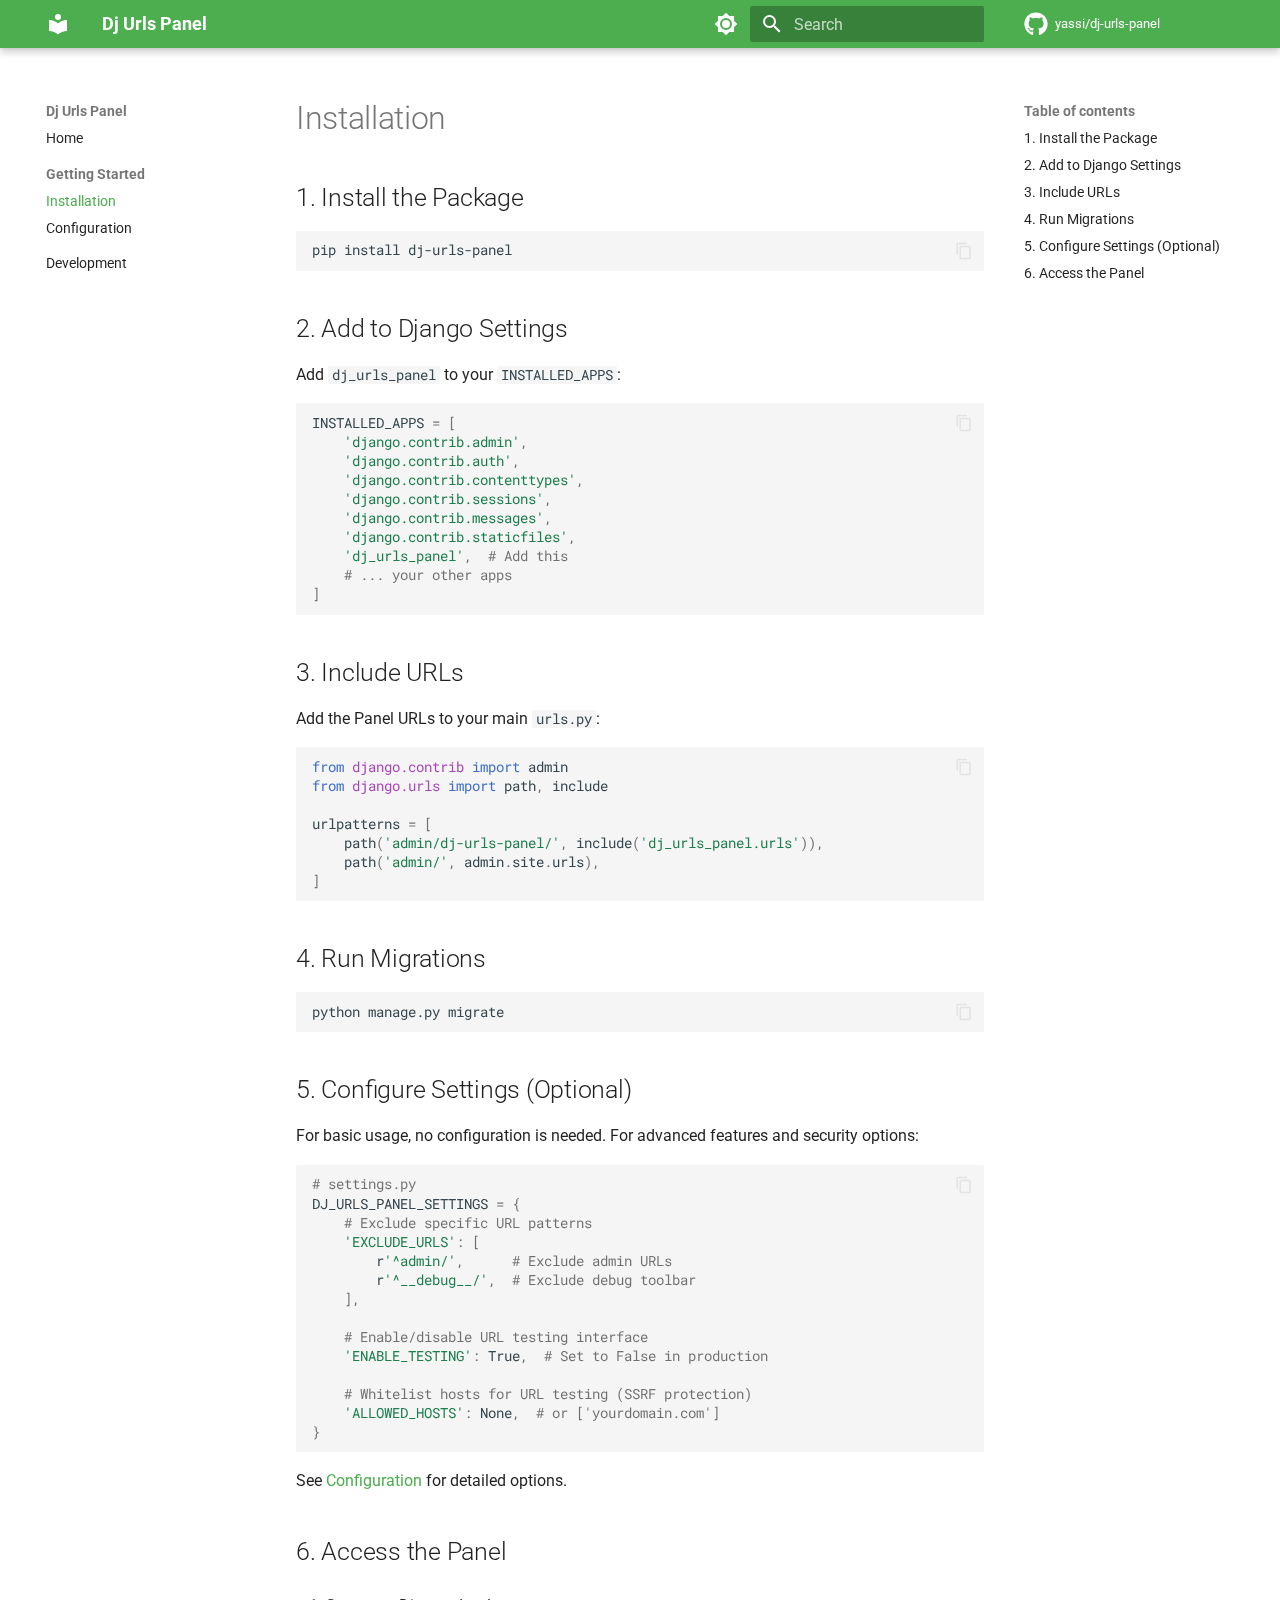
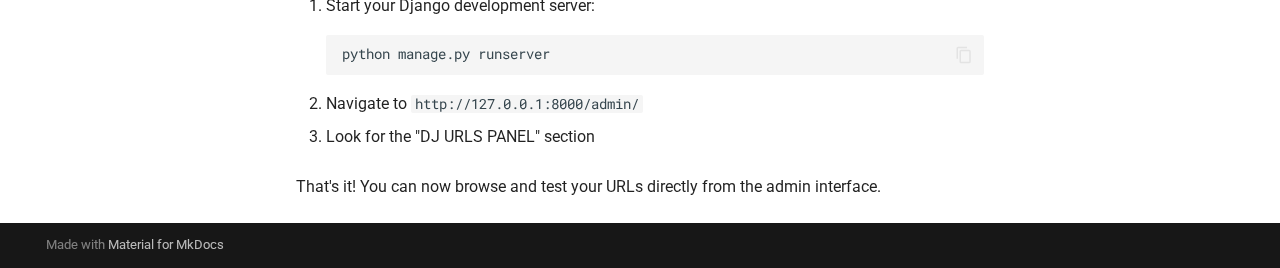
<file: installation/index.html>
<!doctype html>
<html lang="en" class="no-js">
  <head>
    
      <meta charset="utf-8">
      <meta name="viewport" content="width=device-width,initial-scale=1">
      
        <meta name="description" content="Visualize Django URL routing inside the Django Admin, including patterns, views, namespaces, etc">
      
      
        <meta name="author" content="Yasser Toruno">
      
      
        <link rel="canonical" href="https://yassi.github.io/dj-urls-panel/installation/">
      
      
        <link rel="prev" href="..">
      
      
        <link rel="next" href="../configuration/">
      
      <link rel="icon" href="../assets/images/favicon.png">
      <meta name="generator" content="mkdocs-1.6.1, mkdocs-material-9.1.12">
    
    
      
        <title>Installation - Dj Urls Panel</title>
      
    
    
      <link rel="stylesheet" href="../assets/stylesheets/main.85bb2934.min.css">
      
        
        <link rel="stylesheet" href="../assets/stylesheets/palette.a6bdf11c.min.css">
      
      

    
    
    
      
        
        
        <link rel="preconnect" href="https://fonts.gstatic.com" crossorigin>
        <link rel="stylesheet" href="https://fonts.googleapis.com/css?family=Roboto:300,300i,400,400i,700,700i%7CRoboto+Mono:400,400i,700,700i&display=fallback">
        <style>:root{--md-text-font:"Roboto";--md-code-font:"Roboto Mono"}</style>
      
    
    
    <script>__md_scope=new URL("..",location),__md_hash=e=>[...e].reduce((e,_)=>(e<<5)-e+_.charCodeAt(0),0),__md_get=(e,_=localStorage,t=__md_scope)=>JSON.parse(_.getItem(t.pathname+"."+e)),__md_set=(e,_,t=localStorage,a=__md_scope)=>{try{t.setItem(a.pathname+"."+e,JSON.stringify(_))}catch(e){}}</script>
    
      

    
    
    
  </head>
  
  
    
    
      
    
    
    
    
    <body dir="ltr" data-md-color-scheme="default" data-md-color-primary="green" data-md-color-accent="green">
  
    
    
      <script>var palette=__md_get("__palette");if(palette&&"object"==typeof palette.color)for(var key of Object.keys(palette.color))document.body.setAttribute("data-md-color-"+key,palette.color[key])</script>
    
    <input class="md-toggle" data-md-toggle="drawer" type="checkbox" id="__drawer" autocomplete="off">
    <input class="md-toggle" data-md-toggle="search" type="checkbox" id="__search" autocomplete="off">
    <label class="md-overlay" for="__drawer"></label>
    <div data-md-component="skip">
      
        
        <a href="#installation" class="md-skip">
          Skip to content
        </a>
      
    </div>
    <div data-md-component="announce">
      
    </div>
    
    
      

  

<header class="md-header md-header--shadow md-header--lifted" data-md-component="header">
  <nav class="md-header__inner md-grid" aria-label="Header">
    <a href=".." title="Dj Urls Panel" class="md-header__button md-logo" aria-label="Dj Urls Panel" data-md-component="logo">
      
  
  <svg xmlns="http://www.w3.org/2000/svg" viewBox="0 0 24 24"><path d="M12 8a3 3 0 0 0 3-3 3 3 0 0 0-3-3 3 3 0 0 0-3 3 3 3 0 0 0 3 3m0 3.54C9.64 9.35 6.5 8 3 8v11c3.5 0 6.64 1.35 9 3.54 2.36-2.19 5.5-3.54 9-3.54V8c-3.5 0-6.64 1.35-9 3.54Z"/></svg>

    </a>
    <label class="md-header__button md-icon" for="__drawer">
      <svg xmlns="http://www.w3.org/2000/svg" viewBox="0 0 24 24"><path d="M3 6h18v2H3V6m0 5h18v2H3v-2m0 5h18v2H3v-2Z"/></svg>
    </label>
    <div class="md-header__title" data-md-component="header-title">
      <div class="md-header__ellipsis">
        <div class="md-header__topic">
          <span class="md-ellipsis">
            Dj Urls Panel
          </span>
        </div>
        <div class="md-header__topic" data-md-component="header-topic">
          <span class="md-ellipsis">
            
              Installation
            
          </span>
        </div>
      </div>
    </div>
    
      
        <form class="md-header__option" data-md-component="palette">
          
            
            
            
            <input class="md-option" data-md-color-media="" data-md-color-scheme="default" data-md-color-primary="green" data-md-color-accent="green"  aria-label="Switch to dark mode"  type="radio" name="__palette" id="__palette_1">
            
              <label class="md-header__button md-icon" title="Switch to dark mode" for="__palette_2" hidden>
                <svg xmlns="http://www.w3.org/2000/svg" viewBox="0 0 24 24"><path d="M12 8a4 4 0 0 0-4 4 4 4 0 0 0 4 4 4 4 0 0 0 4-4 4 4 0 0 0-4-4m0 10a6 6 0 0 1-6-6 6 6 0 0 1 6-6 6 6 0 0 1 6 6 6 6 0 0 1-6 6m8-9.31V4h-4.69L12 .69 8.69 4H4v4.69L.69 12 4 15.31V20h4.69L12 23.31 15.31 20H20v-4.69L23.31 12 20 8.69Z"/></svg>
              </label>
            
          
            
            
            
            <input class="md-option" data-md-color-media="" data-md-color-scheme="slate" data-md-color-primary="green" data-md-color-accent="green"  aria-label="Switch to light mode"  type="radio" name="__palette" id="__palette_2">
            
              <label class="md-header__button md-icon" title="Switch to light mode" for="__palette_1" hidden>
                <svg xmlns="http://www.w3.org/2000/svg" viewBox="0 0 24 24"><path d="M12 18c-.89 0-1.74-.2-2.5-.55C11.56 16.5 13 14.42 13 12c0-2.42-1.44-4.5-3.5-5.45C10.26 6.2 11.11 6 12 6a6 6 0 0 1 6 6 6 6 0 0 1-6 6m8-9.31V4h-4.69L12 .69 8.69 4H4v4.69L.69 12 4 15.31V20h4.69L12 23.31 15.31 20H20v-4.69L23.31 12 20 8.69Z"/></svg>
              </label>
            
          
        </form>
      
    
    
    
      <label class="md-header__button md-icon" for="__search">
        <svg xmlns="http://www.w3.org/2000/svg" viewBox="0 0 24 24"><path d="M9.5 3A6.5 6.5 0 0 1 16 9.5c0 1.61-.59 3.09-1.56 4.23l.27.27h.79l5 5-1.5 1.5-5-5v-.79l-.27-.27A6.516 6.516 0 0 1 9.5 16 6.5 6.5 0 0 1 3 9.5 6.5 6.5 0 0 1 9.5 3m0 2C7 5 5 7 5 9.5S7 14 9.5 14 14 12 14 9.5 12 5 9.5 5Z"/></svg>
      </label>
      <div class="md-search" data-md-component="search" role="dialog">
  <label class="md-search__overlay" for="__search"></label>
  <div class="md-search__inner" role="search">
    <form class="md-search__form" name="search">
      <input type="text" class="md-search__input" name="query" aria-label="Search" placeholder="Search" autocapitalize="off" autocorrect="off" autocomplete="off" spellcheck="false" data-md-component="search-query" required>
      <label class="md-search__icon md-icon" for="__search">
        <svg xmlns="http://www.w3.org/2000/svg" viewBox="0 0 24 24"><path d="M9.5 3A6.5 6.5 0 0 1 16 9.5c0 1.61-.59 3.09-1.56 4.23l.27.27h.79l5 5-1.5 1.5-5-5v-.79l-.27-.27A6.516 6.516 0 0 1 9.5 16 6.5 6.5 0 0 1 3 9.5 6.5 6.5 0 0 1 9.5 3m0 2C7 5 5 7 5 9.5S7 14 9.5 14 14 12 14 9.5 12 5 9.5 5Z"/></svg>
        <svg xmlns="http://www.w3.org/2000/svg" viewBox="0 0 24 24"><path d="M20 11v2H8l5.5 5.5-1.42 1.42L4.16 12l7.92-7.92L13.5 5.5 8 11h12Z"/></svg>
      </label>
      <nav class="md-search__options" aria-label="Search">
        
          <a href="javascript:void(0)" class="md-search__icon md-icon" title="Share" aria-label="Share" data-clipboard data-clipboard-text="" data-md-component="search-share" tabindex="-1">
            <svg xmlns="http://www.w3.org/2000/svg" viewBox="0 0 24 24"><path d="M18 16.08c-.76 0-1.44.3-1.96.77L8.91 12.7c.05-.23.09-.46.09-.7 0-.24-.04-.47-.09-.7l7.05-4.11c.54.5 1.25.81 2.04.81a3 3 0 0 0 3-3 3 3 0 0 0-3-3 3 3 0 0 0-3 3c0 .24.04.47.09.7L8.04 9.81C7.5 9.31 6.79 9 6 9a3 3 0 0 0-3 3 3 3 0 0 0 3 3c.79 0 1.5-.31 2.04-.81l7.12 4.15c-.05.21-.08.43-.08.66 0 1.61 1.31 2.91 2.92 2.91 1.61 0 2.92-1.3 2.92-2.91A2.92 2.92 0 0 0 18 16.08Z"/></svg>
          </a>
        
        <button type="reset" class="md-search__icon md-icon" title="Clear" aria-label="Clear" tabindex="-1">
          <svg xmlns="http://www.w3.org/2000/svg" viewBox="0 0 24 24"><path d="M19 6.41 17.59 5 12 10.59 6.41 5 5 6.41 10.59 12 5 17.59 6.41 19 12 13.41 17.59 19 19 17.59 13.41 12 19 6.41Z"/></svg>
        </button>
      </nav>
      
    </form>
    <div class="md-search__output">
      <div class="md-search__scrollwrap" data-md-scrollfix>
        <div class="md-search-result" data-md-component="search-result">
          <div class="md-search-result__meta">
            Initializing search
          </div>
          <ol class="md-search-result__list" role="presentation"></ol>
        </div>
      </div>
    </div>
  </div>
</div>
    
    
      <div class="md-header__source">
        <a href="https://github.com/yassi/dj-urls-panel" title="Go to repository" class="md-source" data-md-component="source">
  <div class="md-source__icon md-icon">
    
    <svg xmlns="http://www.w3.org/2000/svg" viewBox="0 0 496 512"><!--! Font Awesome Free 6.4.0 by @fontawesome - https://fontawesome.com License - https://fontawesome.com/license/free (Icons: CC BY 4.0, Fonts: SIL OFL 1.1, Code: MIT License) Copyright 2023 Fonticons, Inc.--><path d="M165.9 397.4c0 2-2.3 3.6-5.2 3.6-3.3.3-5.6-1.3-5.6-3.6 0-2 2.3-3.6 5.2-3.6 3-.3 5.6 1.3 5.6 3.6zm-31.1-4.5c-.7 2 1.3 4.3 4.3 4.9 2.6 1 5.6 0 6.2-2s-1.3-4.3-4.3-5.2c-2.6-.7-5.5.3-6.2 2.3zm44.2-1.7c-2.9.7-4.9 2.6-4.6 4.9.3 2 2.9 3.3 5.9 2.6 2.9-.7 4.9-2.6 4.6-4.6-.3-1.9-3-3.2-5.9-2.9zM244.8 8C106.1 8 0 113.3 0 252c0 110.9 69.8 205.8 169.5 239.2 12.8 2.3 17.3-5.6 17.3-12.1 0-6.2-.3-40.4-.3-61.4 0 0-70 15-84.7-29.8 0 0-11.4-29.1-27.8-36.6 0 0-22.9-15.7 1.6-15.4 0 0 24.9 2 38.6 25.8 21.9 38.6 58.6 27.5 72.9 20.9 2.3-16 8.8-27.1 16-33.7-55.9-6.2-112.3-14.3-112.3-110.5 0-27.5 7.6-41.3 23.6-58.9-2.6-6.5-11.1-33.3 2.6-67.9 20.9-6.5 69 27 69 27 20-5.6 41.5-8.5 62.8-8.5s42.8 2.9 62.8 8.5c0 0 48.1-33.6 69-27 13.7 34.7 5.2 61.4 2.6 67.9 16 17.7 25.8 31.5 25.8 58.9 0 96.5-58.9 104.2-114.8 110.5 9.2 7.9 17 22.9 17 46.4 0 33.7-.3 75.4-.3 83.6 0 6.5 4.6 14.4 17.3 12.1C428.2 457.8 496 362.9 496 252 496 113.3 383.5 8 244.8 8zM97.2 352.9c-1.3 1-1 3.3.7 5.2 1.6 1.6 3.9 2.3 5.2 1 1.3-1 1-3.3-.7-5.2-1.6-1.6-3.9-2.3-5.2-1zm-10.8-8.1c-.7 1.3.3 2.9 2.3 3.9 1.6 1 3.6.7 4.3-.7.7-1.3-.3-2.9-2.3-3.9-2-.6-3.6-.3-4.3.7zm32.4 35.6c-1.6 1.3-1 4.3 1.3 6.2 2.3 2.3 5.2 2.6 6.5 1 1.3-1.3.7-4.3-1.3-6.2-2.2-2.3-5.2-2.6-6.5-1zm-11.4-14.7c-1.6 1-1.6 3.6 0 5.9 1.6 2.3 4.3 3.3 5.6 2.3 1.6-1.3 1.6-3.9 0-6.2-1.4-2.3-4-3.3-5.6-2z"/></svg>
  </div>
  <div class="md-source__repository">
    yassi/dj-urls-panel
  </div>
</a>
      </div>
    
  </nav>
  
    
  
</header>
    
    <div class="md-container" data-md-component="container">
      
      
        
      
      <main class="md-main" data-md-component="main">
        <div class="md-main__inner md-grid">
          
            
              
              <div class="md-sidebar md-sidebar--primary" data-md-component="sidebar" data-md-type="navigation" >
                <div class="md-sidebar__scrollwrap">
                  <div class="md-sidebar__inner">
                    


<nav class="md-nav md-nav--primary" aria-label="Navigation" data-md-level="0">
  <label class="md-nav__title" for="__drawer">
    <a href=".." title="Dj Urls Panel" class="md-nav__button md-logo" aria-label="Dj Urls Panel" data-md-component="logo">
      
  
  <svg xmlns="http://www.w3.org/2000/svg" viewBox="0 0 24 24"><path d="M12 8a3 3 0 0 0 3-3 3 3 0 0 0-3-3 3 3 0 0 0-3 3 3 3 0 0 0 3 3m0 3.54C9.64 9.35 6.5 8 3 8v11c3.5 0 6.64 1.35 9 3.54 2.36-2.19 5.5-3.54 9-3.54V8c-3.5 0-6.64 1.35-9 3.54Z"/></svg>

    </a>
    Dj Urls Panel
  </label>
  
    <div class="md-nav__source">
      <a href="https://github.com/yassi/dj-urls-panel" title="Go to repository" class="md-source" data-md-component="source">
  <div class="md-source__icon md-icon">
    
    <svg xmlns="http://www.w3.org/2000/svg" viewBox="0 0 496 512"><!--! Font Awesome Free 6.4.0 by @fontawesome - https://fontawesome.com License - https://fontawesome.com/license/free (Icons: CC BY 4.0, Fonts: SIL OFL 1.1, Code: MIT License) Copyright 2023 Fonticons, Inc.--><path d="M165.9 397.4c0 2-2.3 3.6-5.2 3.6-3.3.3-5.6-1.3-5.6-3.6 0-2 2.3-3.6 5.2-3.6 3-.3 5.6 1.3 5.6 3.6zm-31.1-4.5c-.7 2 1.3 4.3 4.3 4.9 2.6 1 5.6 0 6.2-2s-1.3-4.3-4.3-5.2c-2.6-.7-5.5.3-6.2 2.3zm44.2-1.7c-2.9.7-4.9 2.6-4.6 4.9.3 2 2.9 3.3 5.9 2.6 2.9-.7 4.9-2.6 4.6-4.6-.3-1.9-3-3.2-5.9-2.9zM244.8 8C106.1 8 0 113.3 0 252c0 110.9 69.8 205.8 169.5 239.2 12.8 2.3 17.3-5.6 17.3-12.1 0-6.2-.3-40.4-.3-61.4 0 0-70 15-84.7-29.8 0 0-11.4-29.1-27.8-36.6 0 0-22.9-15.7 1.6-15.4 0 0 24.9 2 38.6 25.8 21.9 38.6 58.6 27.5 72.9 20.9 2.3-16 8.8-27.1 16-33.7-55.9-6.2-112.3-14.3-112.3-110.5 0-27.5 7.6-41.3 23.6-58.9-2.6-6.5-11.1-33.3 2.6-67.9 20.9-6.5 69 27 69 27 20-5.6 41.5-8.5 62.8-8.5s42.8 2.9 62.8 8.5c0 0 48.1-33.6 69-27 13.7 34.7 5.2 61.4 2.6 67.9 16 17.7 25.8 31.5 25.8 58.9 0 96.5-58.9 104.2-114.8 110.5 9.2 7.9 17 22.9 17 46.4 0 33.7-.3 75.4-.3 83.6 0 6.5 4.6 14.4 17.3 12.1C428.2 457.8 496 362.9 496 252 496 113.3 383.5 8 244.8 8zM97.2 352.9c-1.3 1-1 3.3.7 5.2 1.6 1.6 3.9 2.3 5.2 1 1.3-1 1-3.3-.7-5.2-1.6-1.6-3.9-2.3-5.2-1zm-10.8-8.1c-.7 1.3.3 2.9 2.3 3.9 1.6 1 3.6.7 4.3-.7.7-1.3-.3-2.9-2.3-3.9-2-.6-3.6-.3-4.3.7zm32.4 35.6c-1.6 1.3-1 4.3 1.3 6.2 2.3 2.3 5.2 2.6 6.5 1 1.3-1.3.7-4.3-1.3-6.2-2.2-2.3-5.2-2.6-6.5-1zm-11.4-14.7c-1.6 1-1.6 3.6 0 5.9 1.6 2.3 4.3 3.3 5.6 2.3 1.6-1.3 1.6-3.9 0-6.2-1.4-2.3-4-3.3-5.6-2z"/></svg>
  </div>
  <div class="md-source__repository">
    yassi/dj-urls-panel
  </div>
</a>
    </div>
  
  <ul class="md-nav__list" data-md-scrollfix>
    
      
      
      

  
  
  
    <li class="md-nav__item">
      <a href=".." class="md-nav__link">
        Home
      </a>
    </li>
  

    
      
      
      

  
  
    
  
  
    
      
    
    <li class="md-nav__item md-nav__item--active md-nav__item--section md-nav__item--nested">
      
      
      
      
      <input class="md-nav__toggle md-toggle " type="checkbox" id="__nav_2" checked>
      
      
      
        <label class="md-nav__link" for="__nav_2" id="__nav_2_label" tabindex="0">
          Getting Started
          <span class="md-nav__icon md-icon"></span>
        </label>
      
      <nav class="md-nav" data-md-level="1" aria-labelledby="__nav_2_label" aria-expanded="true">
        <label class="md-nav__title" for="__nav_2">
          <span class="md-nav__icon md-icon"></span>
          Getting Started
        </label>
        <ul class="md-nav__list" data-md-scrollfix>
          
            
              
  
  
    
  
  
    <li class="md-nav__item md-nav__item--active">
      
      <input class="md-nav__toggle md-toggle" type="checkbox" id="__toc">
      
      
        
      
      
        <label class="md-nav__link md-nav__link--active" for="__toc">
          Installation
          <span class="md-nav__icon md-icon"></span>
        </label>
      
      <a href="./" class="md-nav__link md-nav__link--active">
        Installation
      </a>
      
        

<nav class="md-nav md-nav--secondary" aria-label="Table of contents">
  
  
  
    
  
  
    <label class="md-nav__title" for="__toc">
      <span class="md-nav__icon md-icon"></span>
      Table of contents
    </label>
    <ul class="md-nav__list" data-md-component="toc" data-md-scrollfix>
      
        <li class="md-nav__item">
  <a href="#1-install-the-package" class="md-nav__link">
    1. Install the Package
  </a>
  
</li>
      
        <li class="md-nav__item">
  <a href="#2-add-to-django-settings" class="md-nav__link">
    2. Add to Django Settings
  </a>
  
</li>
      
        <li class="md-nav__item">
  <a href="#3-include-urls" class="md-nav__link">
    3. Include URLs
  </a>
  
</li>
      
        <li class="md-nav__item">
  <a href="#4-run-migrations" class="md-nav__link">
    4. Run Migrations
  </a>
  
</li>
      
        <li class="md-nav__item">
  <a href="#5-configure-settings-optional" class="md-nav__link">
    5. Configure Settings (Optional)
  </a>
  
</li>
      
        <li class="md-nav__item">
  <a href="#6-access-the-panel" class="md-nav__link">
    6. Access the Panel
  </a>
  
</li>
      
    </ul>
  
</nav>
      
    </li>
  

            
          
            
              
  
  
  
    <li class="md-nav__item">
      <a href="../configuration/" class="md-nav__link">
        Configuration
      </a>
    </li>
  

            
          
        </ul>
      </nav>
    </li>
  

    
      
      
      

  
  
  
    <li class="md-nav__item">
      <a href="../development/" class="md-nav__link">
        Development
      </a>
    </li>
  

    
  </ul>
</nav>
                  </div>
                </div>
              </div>
            
            
              
              <div class="md-sidebar md-sidebar--secondary" data-md-component="sidebar" data-md-type="toc" >
                <div class="md-sidebar__scrollwrap">
                  <div class="md-sidebar__inner">
                    

<nav class="md-nav md-nav--secondary" aria-label="Table of contents">
  
  
  
    
  
  
    <label class="md-nav__title" for="__toc">
      <span class="md-nav__icon md-icon"></span>
      Table of contents
    </label>
    <ul class="md-nav__list" data-md-component="toc" data-md-scrollfix>
      
        <li class="md-nav__item">
  <a href="#1-install-the-package" class="md-nav__link">
    1. Install the Package
  </a>
  
</li>
      
        <li class="md-nav__item">
  <a href="#2-add-to-django-settings" class="md-nav__link">
    2. Add to Django Settings
  </a>
  
</li>
      
        <li class="md-nav__item">
  <a href="#3-include-urls" class="md-nav__link">
    3. Include URLs
  </a>
  
</li>
      
        <li class="md-nav__item">
  <a href="#4-run-migrations" class="md-nav__link">
    4. Run Migrations
  </a>
  
</li>
      
        <li class="md-nav__item">
  <a href="#5-configure-settings-optional" class="md-nav__link">
    5. Configure Settings (Optional)
  </a>
  
</li>
      
        <li class="md-nav__item">
  <a href="#6-access-the-panel" class="md-nav__link">
    6. Access the Panel
  </a>
  
</li>
      
    </ul>
  
</nav>
                  </div>
                </div>
              </div>
            
          
          
            <div class="md-content" data-md-component="content">
              <article class="md-content__inner md-typeset">
                
                  

  
  


<h1 id="installation">Installation</h1>
<h2 id="1-install-the-package">1. Install the Package</h2>
<div class="language-bash highlight"><pre><span></span><code><span id="__span-0-1"><a id="__codelineno-0-1" name="__codelineno-0-1" href="#__codelineno-0-1"></a>pip<span class="w"> </span>install<span class="w"> </span>dj-urls-panel
</span></code></pre></div>
<h2 id="2-add-to-django-settings">2. Add to Django Settings</h2>
<p>Add <code>dj_urls_panel</code> to your <code>INSTALLED_APPS</code>:</p>
<div class="language-python highlight"><pre><span></span><code><span id="__span-1-1"><a id="__codelineno-1-1" name="__codelineno-1-1" href="#__codelineno-1-1"></a><span class="n">INSTALLED_APPS</span> <span class="o">=</span> <span class="p">[</span>
</span><span id="__span-1-2"><a id="__codelineno-1-2" name="__codelineno-1-2" href="#__codelineno-1-2"></a>    <span class="s1">&#39;django.contrib.admin&#39;</span><span class="p">,</span>
</span><span id="__span-1-3"><a id="__codelineno-1-3" name="__codelineno-1-3" href="#__codelineno-1-3"></a>    <span class="s1">&#39;django.contrib.auth&#39;</span><span class="p">,</span>
</span><span id="__span-1-4"><a id="__codelineno-1-4" name="__codelineno-1-4" href="#__codelineno-1-4"></a>    <span class="s1">&#39;django.contrib.contenttypes&#39;</span><span class="p">,</span>
</span><span id="__span-1-5"><a id="__codelineno-1-5" name="__codelineno-1-5" href="#__codelineno-1-5"></a>    <span class="s1">&#39;django.contrib.sessions&#39;</span><span class="p">,</span>
</span><span id="__span-1-6"><a id="__codelineno-1-6" name="__codelineno-1-6" href="#__codelineno-1-6"></a>    <span class="s1">&#39;django.contrib.messages&#39;</span><span class="p">,</span>
</span><span id="__span-1-7"><a id="__codelineno-1-7" name="__codelineno-1-7" href="#__codelineno-1-7"></a>    <span class="s1">&#39;django.contrib.staticfiles&#39;</span><span class="p">,</span>
</span><span id="__span-1-8"><a id="__codelineno-1-8" name="__codelineno-1-8" href="#__codelineno-1-8"></a>    <span class="s1">&#39;dj_urls_panel&#39;</span><span class="p">,</span>  <span class="c1"># Add this</span>
</span><span id="__span-1-9"><a id="__codelineno-1-9" name="__codelineno-1-9" href="#__codelineno-1-9"></a>    <span class="c1"># ... your other apps</span>
</span><span id="__span-1-10"><a id="__codelineno-1-10" name="__codelineno-1-10" href="#__codelineno-1-10"></a><span class="p">]</span>
</span></code></pre></div>
<h2 id="3-include-urls">3. Include URLs</h2>
<p>Add the Panel URLs to your main <code>urls.py</code>:</p>
<div class="language-python highlight"><pre><span></span><code><span id="__span-2-1"><a id="__codelineno-2-1" name="__codelineno-2-1" href="#__codelineno-2-1"></a><span class="kn">from</span><span class="w"> </span><span class="nn">django.contrib</span><span class="w"> </span><span class="kn">import</span> <span class="n">admin</span>
</span><span id="__span-2-2"><a id="__codelineno-2-2" name="__codelineno-2-2" href="#__codelineno-2-2"></a><span class="kn">from</span><span class="w"> </span><span class="nn">django.urls</span><span class="w"> </span><span class="kn">import</span> <span class="n">path</span><span class="p">,</span> <span class="n">include</span>
</span><span id="__span-2-3"><a id="__codelineno-2-3" name="__codelineno-2-3" href="#__codelineno-2-3"></a>
</span><span id="__span-2-4"><a id="__codelineno-2-4" name="__codelineno-2-4" href="#__codelineno-2-4"></a><span class="n">urlpatterns</span> <span class="o">=</span> <span class="p">[</span>
</span><span id="__span-2-5"><a id="__codelineno-2-5" name="__codelineno-2-5" href="#__codelineno-2-5"></a>    <span class="n">path</span><span class="p">(</span><span class="s1">&#39;admin/dj-urls-panel/&#39;</span><span class="p">,</span> <span class="n">include</span><span class="p">(</span><span class="s1">&#39;dj_urls_panel.urls&#39;</span><span class="p">)),</span>
</span><span id="__span-2-6"><a id="__codelineno-2-6" name="__codelineno-2-6" href="#__codelineno-2-6"></a>    <span class="n">path</span><span class="p">(</span><span class="s1">&#39;admin/&#39;</span><span class="p">,</span> <span class="n">admin</span><span class="o">.</span><span class="n">site</span><span class="o">.</span><span class="n">urls</span><span class="p">),</span>
</span><span id="__span-2-7"><a id="__codelineno-2-7" name="__codelineno-2-7" href="#__codelineno-2-7"></a><span class="p">]</span>
</span></code></pre></div>
<h2 id="4-run-migrations">4. Run Migrations</h2>
<div class="language-bash highlight"><pre><span></span><code><span id="__span-3-1"><a id="__codelineno-3-1" name="__codelineno-3-1" href="#__codelineno-3-1"></a>python<span class="w"> </span>manage.py<span class="w"> </span>migrate
</span></code></pre></div>
<h2 id="5-configure-settings-optional">5. Configure Settings (Optional)</h2>
<p>For basic usage, no configuration is needed. For advanced features and security options:</p>
<div class="language-python highlight"><pre><span></span><code><span id="__span-4-1"><a id="__codelineno-4-1" name="__codelineno-4-1" href="#__codelineno-4-1"></a><span class="c1"># settings.py</span>
</span><span id="__span-4-2"><a id="__codelineno-4-2" name="__codelineno-4-2" href="#__codelineno-4-2"></a><span class="n">DJ_URLS_PANEL_SETTINGS</span> <span class="o">=</span> <span class="p">{</span>
</span><span id="__span-4-3"><a id="__codelineno-4-3" name="__codelineno-4-3" href="#__codelineno-4-3"></a>    <span class="c1"># Exclude specific URL patterns</span>
</span><span id="__span-4-4"><a id="__codelineno-4-4" name="__codelineno-4-4" href="#__codelineno-4-4"></a>    <span class="s1">&#39;EXCLUDE_URLS&#39;</span><span class="p">:</span> <span class="p">[</span>
</span><span id="__span-4-5"><a id="__codelineno-4-5" name="__codelineno-4-5" href="#__codelineno-4-5"></a>        <span class="sa">r</span><span class="s1">&#39;^admin/&#39;</span><span class="p">,</span>      <span class="c1"># Exclude admin URLs</span>
</span><span id="__span-4-6"><a id="__codelineno-4-6" name="__codelineno-4-6" href="#__codelineno-4-6"></a>        <span class="sa">r</span><span class="s1">&#39;^__debug__/&#39;</span><span class="p">,</span>  <span class="c1"># Exclude debug toolbar</span>
</span><span id="__span-4-7"><a id="__codelineno-4-7" name="__codelineno-4-7" href="#__codelineno-4-7"></a>    <span class="p">],</span>
</span><span id="__span-4-8"><a id="__codelineno-4-8" name="__codelineno-4-8" href="#__codelineno-4-8"></a>
</span><span id="__span-4-9"><a id="__codelineno-4-9" name="__codelineno-4-9" href="#__codelineno-4-9"></a>    <span class="c1"># Enable/disable URL testing interface</span>
</span><span id="__span-4-10"><a id="__codelineno-4-10" name="__codelineno-4-10" href="#__codelineno-4-10"></a>    <span class="s1">&#39;ENABLE_TESTING&#39;</span><span class="p">:</span> <span class="kc">True</span><span class="p">,</span>  <span class="c1"># Set to False in production</span>
</span><span id="__span-4-11"><a id="__codelineno-4-11" name="__codelineno-4-11" href="#__codelineno-4-11"></a>
</span><span id="__span-4-12"><a id="__codelineno-4-12" name="__codelineno-4-12" href="#__codelineno-4-12"></a>    <span class="c1"># Whitelist hosts for URL testing (SSRF protection)</span>
</span><span id="__span-4-13"><a id="__codelineno-4-13" name="__codelineno-4-13" href="#__codelineno-4-13"></a>    <span class="s1">&#39;ALLOWED_HOSTS&#39;</span><span class="p">:</span> <span class="kc">None</span><span class="p">,</span>  <span class="c1"># or [&#39;yourdomain.com&#39;]</span>
</span><span id="__span-4-14"><a id="__codelineno-4-14" name="__codelineno-4-14" href="#__codelineno-4-14"></a><span class="p">}</span>
</span></code></pre></div>
<p>See <a href="../configuration/">Configuration</a> for detailed options.</p>
<h2 id="6-access-the-panel">6. Access the Panel</h2>
<ol>
<li>
<p>Start your Django development server:
   <div class="language-bash highlight"><pre><span></span><code><span id="__span-5-1"><a id="__codelineno-5-1" name="__codelineno-5-1" href="#__codelineno-5-1"></a>python<span class="w"> </span>manage.py<span class="w"> </span>runserver
</span></code></pre></div></p>
</li>
<li>
<p>Navigate to <code>http://127.0.0.1:8000/admin/</code></p>
</li>
<li>
<p>Look for the "DJ URLS PANEL" section</p>
</li>
</ol>
<p>That's it! You can now browse and test your URLs directly from the admin interface.</p>





                
              </article>
            </div>
          
          
        </div>
        
          <button type="button" class="md-top md-icon" data-md-component="top" hidden>
            <svg xmlns="http://www.w3.org/2000/svg" viewBox="0 0 24 24"><path d="M13 20h-2V8l-5.5 5.5-1.42-1.42L12 4.16l7.92 7.92-1.42 1.42L13 8v12Z"/></svg>
            Back to top
          </button>
        
      </main>
      
        <footer class="md-footer">
  
  <div class="md-footer-meta md-typeset">
    <div class="md-footer-meta__inner md-grid">
      <div class="md-copyright">
  
  
    Made with
    <a href="https://squidfunk.github.io/mkdocs-material/" target="_blank" rel="noopener">
      Material for MkDocs
    </a>
  
</div>
      
    </div>
  </div>
</footer>
      
    </div>
    <div class="md-dialog" data-md-component="dialog">
      <div class="md-dialog__inner md-typeset"></div>
    </div>
    
    <script id="__config" type="application/json">{"base": "..", "features": ["navigation.tabs.sticky", "navigation.sections", "navigation.expand", "navigation.path", "navigation.top", "search.highlight", "search.share", "content.code.copy", "content.code.annotate"], "search": "../assets/javascripts/workers/search.208ed371.min.js", "translations": {"clipboard.copied": "Copied to clipboard", "clipboard.copy": "Copy to clipboard", "search.result.more.one": "1 more on this page", "search.result.more.other": "# more on this page", "search.result.none": "No matching documents", "search.result.one": "1 matching document", "search.result.other": "# matching documents", "search.result.placeholder": "Type to start searching", "search.result.term.missing": "Missing", "select.version": "Select version"}}</script>
    
    
      <script src="../assets/javascripts/bundle.c2be25ad.min.js"></script>
      
    
  </body>
</html>
</file>
<file: assets/stylesheets/main.85bb2934.min.css>
@charset "UTF-8";html{-webkit-text-size-adjust:none;-moz-text-size-adjust:none;text-size-adjust:none;box-sizing:border-box}*,:after,:before{box-sizing:inherit}@media (prefers-reduced-motion){*,:after,:before{transition:none!important}}body{margin:0}a,button,input,label{-webkit-tap-highlight-color:transparent}a{color:inherit;text-decoration:none}hr{border:0;box-sizing:initial;display:block;height:.05rem;overflow:visible;padding:0}small{font-size:80%}sub,sup{line-height:1em}img{border-style:none}table{border-collapse:initial;border-spacing:0}td,th{font-weight:400;vertical-align:top}button{background:#0000;border:0;font-family:inherit;font-size:inherit;margin:0;padding:0}input{border:0;outline:none}:root{--md-primary-fg-color:#4051b5;--md-primary-fg-color--light:#5d6cc0;--md-primary-fg-color--dark:#303fa1;--md-primary-bg-color:#fff;--md-primary-bg-color--light:#ffffffb3;--md-accent-fg-color:#526cfe;--md-accent-fg-color--transparent:#526cfe1a;--md-accent-bg-color:#fff;--md-accent-bg-color--light:#ffffffb3}[data-md-color-scheme=default] img[src$="#gh-dark-mode-only"],[data-md-color-scheme=default] img[src$="#only-dark"]{display:none}:root,[data-md-color-scheme=default]{--md-default-fg-color:#000000de;--md-default-fg-color--light:#0000008a;--md-default-fg-color--lighter:#00000052;--md-default-fg-color--lightest:#00000012;--md-default-bg-color:#fff;--md-default-bg-color--light:#ffffffb3;--md-default-bg-color--lighter:#ffffff4d;--md-default-bg-color--lightest:#ffffff1f;--md-code-fg-color:#36464e;--md-code-bg-color:#f5f5f5;--md-code-hl-color:#ffff0080;--md-code-hl-number-color:#d52a2a;--md-code-hl-special-color:#db1457;--md-code-hl-function-color:#a846b9;--md-code-hl-constant-color:#6e59d9;--md-code-hl-keyword-color:#3f6ec6;--md-code-hl-string-color:#1c7d4d;--md-code-hl-name-color:var(--md-code-fg-color);--md-code-hl-operator-color:var(--md-default-fg-color--light);--md-code-hl-punctuation-color:var(--md-default-fg-color--light);--md-code-hl-comment-color:var(--md-default-fg-color--light);--md-code-hl-generic-color:var(--md-default-fg-color--light);--md-code-hl-variable-color:var(--md-default-fg-color--light);--md-typeset-color:var(--md-default-fg-color);--md-typeset-a-color:var(--md-primary-fg-color);--md-typeset-mark-color:#ffff0080;--md-typeset-del-color:#f5503d26;--md-typeset-ins-color:#0bd57026;--md-typeset-kbd-color:#fafafa;--md-typeset-kbd-accent-color:#fff;--md-typeset-kbd-border-color:#b8b8b8;--md-typeset-table-color:#0000001f;--md-typeset-table-color--light:rgba(0,0,0,.035);--md-admonition-fg-color:var(--md-default-fg-color);--md-admonition-bg-color:var(--md-default-bg-color);--md-warning-fg-color:#000000de;--md-warning-bg-color:#ff9;--md-footer-fg-color:#fff;--md-footer-fg-color--light:#ffffffb3;--md-footer-fg-color--lighter:#ffffff73;--md-footer-bg-color:#000000de;--md-footer-bg-color--dark:#00000052;--md-shadow-z1:0 0.2rem 0.5rem #0000000d,0 0 0.05rem #0000001a;--md-shadow-z2:0 0.2rem 0.5rem #0000001a,0 0 0.05rem #00000040;--md-shadow-z3:0 0.2rem 0.5rem #0003,0 0 0.05rem #00000059}.md-icon svg{fill:currentcolor;display:block;height:1.2rem;width:1.2rem}body{-webkit-font-smoothing:antialiased;-moz-osx-font-smoothing:grayscale;--md-text-font-family:var(--md-text-font,_),-apple-system,BlinkMacSystemFont,Helvetica,Arial,sans-serif;--md-code-font-family:var(--md-code-font,_),SFMono-Regular,Consolas,Menlo,monospace}aside,body,input{font-feature-settings:"kern","liga";color:var(--md-typeset-color);font-family:var(--md-text-font-family)}code,kbd,pre{font-feature-settings:"kern";font-family:var(--md-code-font-family)}:root{--md-typeset-table-sort-icon:url('data:image/svg+xml;charset=utf-8,<svg xmlns="http://www.w3.org/2000/svg" viewBox="0 0 24 24"><path d="m18 21-4-4h3V7h-3l4-4 4 4h-3v10h3M2 19v-2h10v2M2 13v-2h7v2M2 7V5h4v2H2Z"/></svg>');--md-typeset-table-sort-icon--asc:url('data:image/svg+xml;charset=utf-8,<svg xmlns="http://www.w3.org/2000/svg" viewBox="0 0 24 24"><path d="M19 17h3l-4 4-4-4h3V3h2M2 17h10v2H2M6 5v2H2V5m0 6h7v2H2v-2Z"/></svg>');--md-typeset-table-sort-icon--desc:url('data:image/svg+xml;charset=utf-8,<svg xmlns="http://www.w3.org/2000/svg" viewBox="0 0 24 24"><path d="M19 7h3l-4-4-4 4h3v14h2M2 17h10v2H2M6 5v2H2V5m0 6h7v2H2v-2Z"/></svg>')}.md-typeset{-webkit-print-color-adjust:exact;color-adjust:exact;font-size:.8rem;line-height:1.6}@media print{.md-typeset{font-size:.68rem}}.md-typeset blockquote,.md-typeset dl,.md-typeset figure,.md-typeset ol,.md-typeset pre,.md-typeset ul{margin-bottom:1em;margin-top:1em}.md-typeset h1{color:var(--md-default-fg-color--light);font-size:2em;line-height:1.3;margin:0 0 1.25em}.md-typeset h1,.md-typeset h2{font-weight:300;letter-spacing:-.01em}.md-typeset h2{font-size:1.5625em;line-height:1.4;margin:1.6em 0 .64em}.md-typeset h3{font-size:1.25em;font-weight:400;letter-spacing:-.01em;line-height:1.5;margin:1.6em 0 .8em}.md-typeset h2+h3{margin-top:.8em}.md-typeset h4{font-weight:700;letter-spacing:-.01em;margin:1em 0}.md-typeset h5,.md-typeset h6{color:var(--md-default-fg-color--light);font-size:.8em;font-weight:700;letter-spacing:-.01em;margin:1.25em 0}.md-typeset h5{text-transform:uppercase}.md-typeset hr{border-bottom:.05rem solid var(--md-default-fg-color--lightest);display:flow-root;margin:1.5em 0}.md-typeset a{color:var(--md-typeset-a-color);word-break:break-word}.md-typeset a,.md-typeset a:before{transition:color 125ms}.md-typeset a:focus,.md-typeset a:hover{color:var(--md-accent-fg-color)}.md-typeset a:focus code,.md-typeset a:hover code{background-color:var(--md-accent-fg-color--transparent)}.md-typeset a code{color:currentcolor;transition:background-color 125ms}.md-typeset a.focus-visible{outline-color:var(--md-accent-fg-color);outline-offset:.2rem}.md-typeset code,.md-typeset kbd,.md-typeset pre{color:var(--md-code-fg-color);direction:ltr;font-variant-ligatures:none}@media print{.md-typeset code,.md-typeset kbd,.md-typeset pre{white-space:pre-wrap}}.md-typeset code{background-color:var(--md-code-bg-color);border-radius:.1rem;-webkit-box-decoration-break:clone;box-decoration-break:clone;font-size:.85em;padding:0 .2941176471em;word-break:break-word}.md-typeset code:not(.focus-visible){-webkit-tap-highlight-color:transparent;outline:none}.md-typeset pre{display:flow-root;line-height:1.4;position:relative}.md-typeset pre>code{-webkit-box-decoration-break:slice;box-decoration-break:slice;box-shadow:none;display:block;margin:0;outline-color:var(--md-accent-fg-color);overflow:auto;padding:.7720588235em 1.1764705882em;scrollbar-color:var(--md-default-fg-color--lighter) #0000;scrollbar-width:thin;touch-action:auto;word-break:normal}.md-typeset pre>code:hover{scrollbar-color:var(--md-accent-fg-color) #0000}.md-typeset pre>code::-webkit-scrollbar{height:.2rem;width:.2rem}.md-typeset pre>code::-webkit-scrollbar-thumb{background-color:var(--md-default-fg-color--lighter)}.md-typeset pre>code::-webkit-scrollbar-thumb:hover{background-color:var(--md-accent-fg-color)}.md-typeset kbd{background-color:var(--md-typeset-kbd-color);border-radius:.1rem;box-shadow:0 .1rem 0 .05rem var(--md-typeset-kbd-border-color),0 .1rem 0 var(--md-typeset-kbd-border-color),0 -.1rem .2rem var(--md-typeset-kbd-accent-color) inset;color:var(--md-default-fg-color);display:inline-block;font-size:.75em;padding:0 .6666666667em;vertical-align:text-top;word-break:break-word}.md-typeset mark{background-color:var(--md-typeset-mark-color);-webkit-box-decoration-break:clone;box-decoration-break:clone;color:inherit;word-break:break-word}.md-typeset abbr{border-bottom:.05rem dotted var(--md-default-fg-color--light);cursor:help;text-decoration:none}@media (hover:none){.md-typeset abbr[title]:focus:after,.md-typeset abbr[title]:hover:after{background-color:var(--md-default-fg-color);border-radius:.1rem;box-shadow:var(--md-shadow-z3);color:var(--md-default-bg-color);content:attr(title);font-size:.7rem;left:.8rem;margin-top:2em;padding:.2rem .3rem;position:absolute;right:.8rem}}.md-typeset small{opacity:.75}[dir=ltr] .md-typeset sub,[dir=ltr] .md-typeset sup{margin-left:.078125em}[dir=rtl] .md-typeset sub,[dir=rtl] .md-typeset sup{margin-right:.078125em}[dir=ltr] .md-typeset blockquote{padding-left:.6rem}[dir=rtl] .md-typeset blockquote{padding-right:.6rem}[dir=ltr] .md-typeset blockquote{border-left:.2rem solid var(--md-default-fg-color--lighter)}[dir=rtl] .md-typeset blockquote{border-right:.2rem solid var(--md-default-fg-color--lighter)}.md-typeset blockquote{color:var(--md-default-fg-color--light);margin-left:0;margin-right:0}.md-typeset ul{list-style-type:disc}[dir=ltr] .md-typeset ol,[dir=ltr] .md-typeset ul{margin-left:.625em}[dir=rtl] .md-typeset ol,[dir=rtl] .md-typeset ul{margin-right:.625em}.md-typeset ol,.md-typeset ul{padding:0}.md-typeset ol:not([hidden]),.md-typeset ul:not([hidden]){display:flow-root}.md-typeset ol ol,.md-typeset ul ol{list-style-type:lower-alpha}.md-typeset ol ol ol,.md-typeset ul ol ol{list-style-type:lower-roman}[dir=ltr] .md-typeset ol li,[dir=ltr] .md-typeset ul li{margin-left:1.25em}[dir=rtl] .md-typeset ol li,[dir=rtl] .md-typeset ul li{margin-right:1.25em}.md-typeset ol li,.md-typeset ul li{margin-bottom:.5em}.md-typeset ol li blockquote,.md-typeset ol li p,.md-typeset ul li blockquote,.md-typeset ul li p{margin:.5em 0}.md-typeset ol li:last-child,.md-typeset ul li:last-child{margin-bottom:0}[dir=ltr] .md-typeset ol li ol,[dir=ltr] .md-typeset ol li ul,[dir=ltr] .md-typeset ul li ol,[dir=ltr] .md-typeset ul li ul{margin-left:.625em}[dir=rtl] .md-typeset ol li ol,[dir=rtl] .md-typeset ol li ul,[dir=rtl] .md-typeset ul li ol,[dir=rtl] .md-typeset ul li ul{margin-right:.625em}.md-typeset ol li ol,.md-typeset ol li ul,.md-typeset ul li ol,.md-typeset ul li ul{margin-bottom:.5em;margin-top:.5em}[dir=ltr] .md-typeset dd{margin-left:1.875em}[dir=rtl] .md-typeset dd{margin-right:1.875em}.md-typeset dd{margin-bottom:1.5em;margin-top:1em}.md-typeset img,.md-typeset svg,.md-typeset video{height:auto;max-width:100%}.md-typeset img[align=left]{margin:1em 1em 1em 0}.md-typeset img[align=right]{margin:1em 0 1em 1em}.md-typeset img[align]:only-child{margin-top:0}.md-typeset figure{display:flow-root;margin:1em auto;max-width:100%;text-align:center;width:-webkit-fit-content;width:-moz-fit-content;width:fit-content}.md-typeset figure img{display:block}.md-typeset figcaption{font-style:italic;margin:1em auto;max-width:24rem}.md-typeset iframe{max-width:100%}.md-typeset table:not([class]){background-color:var(--md-default-bg-color);border:.05rem solid var(--md-typeset-table-color);border-radius:.1rem;display:inline-block;font-size:.64rem;max-width:100%;overflow:auto;touch-action:auto}@media print{.md-typeset table:not([class]){display:table}}.md-typeset table:not([class])+*{margin-top:1.5em}.md-typeset table:not([class]) td>:first-child,.md-typeset table:not([class]) th>:first-child{margin-top:0}.md-typeset table:not([class]) td>:last-child,.md-typeset table:not([class]) th>:last-child{margin-bottom:0}.md-typeset table:not([class]) td:not([align]),.md-typeset table:not([class]) th:not([align]){text-align:left}[dir=rtl] .md-typeset table:not([class]) td:not([align]),[dir=rtl] .md-typeset table:not([class]) th:not([align]){text-align:right}.md-typeset table:not([class]) th{font-weight:700;min-width:5rem;padding:.9375em 1.25em;vertical-align:top}.md-typeset table:not([class]) td{border-top:.05rem solid var(--md-typeset-table-color);padding:.9375em 1.25em;vertical-align:top}.md-typeset table:not([class]) tbody tr{transition:background-color 125ms}.md-typeset table:not([class]) tbody tr:hover{background-color:var(--md-typeset-table-color--light);box-shadow:0 .05rem 0 var(--md-default-bg-color) inset}.md-typeset table:not([class]) a{word-break:normal}.md-typeset table th[role=columnheader]{cursor:pointer}[dir=ltr] .md-typeset table th[role=columnheader]:after{margin-left:.5em}[dir=rtl] .md-typeset table th[role=columnheader]:after{margin-right:.5em}.md-typeset table th[role=columnheader]:after{content:"";display:inline-block;height:1.2em;-webkit-mask-image:var(--md-typeset-table-sort-icon);mask-image:var(--md-typeset-table-sort-icon);-webkit-mask-repeat:no-repeat;mask-repeat:no-repeat;-webkit-mask-size:contain;mask-size:contain;transition:background-color 125ms;vertical-align:text-bottom;width:1.2em}.md-typeset table th[role=columnheader]:hover:after{background-color:var(--md-default-fg-color--lighter)}.md-typeset table th[role=columnheader][aria-sort=ascending]:after{background-color:var(--md-default-fg-color--light);-webkit-mask-image:var(--md-typeset-table-sort-icon--asc);mask-image:var(--md-typeset-table-sort-icon--asc)}.md-typeset table th[role=columnheader][aria-sort=descending]:after{background-color:var(--md-default-fg-color--light);-webkit-mask-image:var(--md-typeset-table-sort-icon--desc);mask-image:var(--md-typeset-table-sort-icon--desc)}.md-typeset__scrollwrap{margin:1em -.8rem;overflow-x:auto;touch-action:auto}.md-typeset__table{display:inline-block;margin-bottom:.5em;padding:0 .8rem}@media print{.md-typeset__table{display:block}}html .md-typeset__table table{display:table;margin:0;overflow:hidden;width:100%}@media screen and (max-width:44.9375em){.md-content__inner>pre{margin:1em -.8rem}.md-content__inner>pre code{border-radius:0}}.md-banner{background-color:var(--md-footer-bg-color);color:var(--md-footer-fg-color);overflow:auto}@media print{.md-banner{display:none}}.md-banner--warning{background-color:var(--md-warning-bg-color);color:var(--md-warning-fg-color)}.md-banner__inner{font-size:.7rem;margin:.6rem auto;padding:0 .8rem}[dir=ltr] .md-banner__button{float:right}[dir=rtl] .md-banner__button{float:left}.md-banner__button{color:inherit;cursor:pointer;transition:opacity .25s}.md-banner__button:hover{opacity:.7}html{font-size:125%;height:100%;overflow-x:hidden}@media screen and (min-width:100em){html{font-size:137.5%}}@media screen and (min-width:125em){html{font-size:150%}}body{background-color:var(--md-default-bg-color);display:flex;flex-direction:column;font-size:.5rem;min-height:100%;position:relative;width:100%}@media print{body{display:block}}@media screen and (max-width:59.9375em){body[data-md-scrolllock]{position:fixed}}.md-grid{margin-left:auto;margin-right:auto;max-width:61rem}.md-container{display:flex;flex-direction:column;flex-grow:1}@media print{.md-container{display:block}}.md-main{flex-grow:1}.md-main__inner{display:flex;height:100%;margin-top:1.5rem}.md-ellipsis{overflow:hidden;text-overflow:ellipsis}.md-toggle{display:none}.md-option{height:0;opacity:0;position:absolute;width:0}.md-option:checked+label:not([hidden]){display:block}.md-option.focus-visible+label{outline-color:var(--md-accent-fg-color);outline-style:auto}.md-skip{background-color:var(--md-default-fg-color);border-radius:.1rem;color:var(--md-default-bg-color);font-size:.64rem;margin:.5rem;opacity:0;outline-color:var(--md-accent-fg-color);padding:.3rem .5rem;position:fixed;transform:translateY(.4rem);z-index:-1}.md-skip:focus{opacity:1;transform:translateY(0);transition:transform .25s cubic-bezier(.4,0,.2,1),opacity 175ms 75ms;z-index:10}@page{margin:25mm}:root{--md-clipboard-icon:url('data:image/svg+xml;charset=utf-8,<svg xmlns="http://www.w3.org/2000/svg" viewBox="0 0 24 24"><path d="M19 21H8V7h11m0-2H8a2 2 0 0 0-2 2v14a2 2 0 0 0 2 2h11a2 2 0 0 0 2-2V7a2 2 0 0 0-2-2m-3-4H4a2 2 0 0 0-2 2v14h2V3h12V1Z"/></svg>')}.md-clipboard{border-radius:.1rem;color:var(--md-default-fg-color--lightest);cursor:pointer;height:1.5em;outline-color:var(--md-accent-fg-color);outline-offset:.1rem;position:absolute;right:.5em;top:.5em;transition:color .25s;width:1.5em;z-index:1}@media print{.md-clipboard{display:none}}.md-clipboard:not(.focus-visible){-webkit-tap-highlight-color:transparent;outline:none}:hover>.md-clipboard{color:var(--md-default-fg-color--light)}.md-clipboard:focus,.md-clipboard:hover{color:var(--md-accent-fg-color)}.md-clipboard:after{background-color:currentcolor;content:"";display:block;height:1.125em;margin:0 auto;-webkit-mask-image:var(--md-clipboard-icon);mask-image:var(--md-clipboard-icon);-webkit-mask-position:center;mask-position:center;-webkit-mask-repeat:no-repeat;mask-repeat:no-repeat;-webkit-mask-size:contain;mask-size:contain;width:1.125em}.md-clipboard--inline{cursor:pointer}.md-clipboard--inline code{transition:color .25s,background-color .25s}.md-clipboard--inline:focus code,.md-clipboard--inline:hover code{background-color:var(--md-accent-fg-color--transparent);color:var(--md-accent-fg-color)}@keyframes consent{0%{opacity:0;transform:translateY(100%)}to{opacity:1;transform:translateY(0)}}@keyframes overlay{0%{opacity:0}to{opacity:1}}.md-consent__overlay{animation:overlay .25s both;-webkit-backdrop-filter:blur(.1rem);backdrop-filter:blur(.1rem);background-color:#0000008a;height:100%;opacity:1;position:fixed;top:0;width:100%;z-index:5}.md-consent__inner{animation:consent .5s cubic-bezier(.1,.7,.1,1) both;background-color:var(--md-default-bg-color);border:0;border-radius:.1rem;bottom:0;box-shadow:0 0 .2rem #0000001a,0 .2rem .4rem #0003;max-height:100%;overflow:auto;padding:0;position:fixed;width:100%;z-index:5}.md-consent__form{padding:.8rem}.md-consent__settings{display:none;margin:1em 0}input:checked+.md-consent__settings{display:block}.md-consent__controls{margin-bottom:.8rem}.md-typeset .md-consent__controls .md-button{display:inline}@media screen and (max-width:44.9375em){.md-typeset .md-consent__controls .md-button{display:block;margin-top:.4rem;text-align:center;width:100%}}.md-consent label{cursor:pointer}.md-content{flex-grow:1;min-width:0}.md-content__inner{margin:0 .8rem 1.2rem;padding-top:.6rem}@media screen and (min-width:76.25em){[dir=ltr] .md-sidebar--primary:not([hidden])~.md-content>.md-content__inner{margin-left:1.2rem}[dir=ltr] .md-sidebar--secondary:not([hidden])~.md-content>.md-content__inner,[dir=rtl] .md-sidebar--primary:not([hidden])~.md-content>.md-content__inner{margin-right:1.2rem}[dir=rtl] .md-sidebar--secondary:not([hidden])~.md-content>.md-content__inner{margin-left:1.2rem}}.md-content__inner:before{content:"";display:block;height:.4rem}.md-content__inner>:last-child{margin-bottom:0}[dir=ltr] .md-content__button{float:right}[dir=rtl] .md-content__button{float:left}[dir=ltr] .md-content__button{margin-left:.4rem}[dir=rtl] .md-content__button{margin-right:.4rem}.md-content__button{margin:.4rem 0;padding:0}@media print{.md-content__button{display:none}}.md-typeset .md-content__button{color:var(--md-default-fg-color--lighter)}.md-content__button svg{display:inline;vertical-align:top}[dir=rtl] .md-content__button svg{transform:scaleX(-1)}[dir=ltr] .md-dialog{right:.8rem}[dir=rtl] .md-dialog{left:.8rem}.md-dialog{background-color:var(--md-default-fg-color);border-radius:.1rem;bottom:.8rem;box-shadow:var(--md-shadow-z3);min-width:11.1rem;opacity:0;padding:.4rem .6rem;pointer-events:none;position:fixed;transform:translateY(100%);transition:transform 0ms .4s,opacity .4s;z-index:4}@media print{.md-dialog{display:none}}.md-dialog--active{opacity:1;pointer-events:auto;transform:translateY(0);transition:transform .4s cubic-bezier(.075,.85,.175,1),opacity .4s}.md-dialog__inner{color:var(--md-default-bg-color);font-size:.7rem}.md-feedback{margin:2em 0 1em;text-align:center}.md-feedback fieldset{border:none;margin:0;padding:0}.md-feedback__title{font-weight:700;margin:1em auto}.md-feedback__inner{position:relative}.md-feedback__list{align-content:baseline;display:flex;flex-wrap:wrap;justify-content:center;position:relative}.md-feedback__list:hover .md-icon:not(:disabled){color:var(--md-default-fg-color--lighter)}:disabled .md-feedback__list{min-height:1.8rem}.md-feedback__icon{color:var(--md-default-fg-color--light);cursor:pointer;flex-shrink:0;margin:0 .1rem;transition:color 125ms}.md-feedback__icon:not(:disabled).md-icon:hover{color:var(--md-accent-fg-color)}.md-feedback__icon:disabled{color:var(--md-default-fg-color--lightest);pointer-events:none}.md-feedback__note{opacity:0;position:relative;transform:translateY(.4rem);transition:transform .4s cubic-bezier(.1,.7,.1,1),opacity .15s}.md-feedback__note>*{margin:0 auto;max-width:16rem}:disabled .md-feedback__note{opacity:1;transform:translateY(0)}.md-footer{background-color:var(--md-footer-bg-color);color:var(--md-footer-fg-color)}@media print{.md-footer{display:none}}.md-footer__inner{justify-content:space-between;overflow:auto;padding:.2rem}.md-footer__inner:not([hidden]){display:flex}.md-footer__link{align-items:end;display:flex;flex-grow:0.01;margin-bottom:.4rem;margin-top:1rem;max-width:100%;outline-color:var(--md-accent-fg-color);overflow:hidden;transition:opacity .25s}.md-footer__link:focus,.md-footer__link:hover{opacity:.7}[dir=rtl] .md-footer__link svg{transform:scaleX(-1)}@media screen and (max-width:44.9375em){.md-footer__link--prev{flex-shrink:0}.md-footer__link--prev .md-footer__title{display:none}}[dir=ltr] .md-footer__link--next{margin-left:auto}[dir=rtl] .md-footer__link--next{margin-right:auto}.md-footer__link--next{text-align:right}[dir=rtl] .md-footer__link--next{text-align:left}.md-footer__title{flex-grow:1;font-size:.9rem;margin-bottom:.7rem;max-width:calc(100% - 2.4rem);padding:0 1rem;white-space:nowrap}.md-footer__button{margin:.2rem;padding:.4rem}.md-footer__direction{font-size:.64rem;opacity:.7}.md-footer-meta{background-color:var(--md-footer-bg-color--dark)}.md-footer-meta__inner{display:flex;flex-wrap:wrap;justify-content:space-between;padding:.2rem}html .md-footer-meta.md-typeset a{color:var(--md-footer-fg-color--light)}html .md-footer-meta.md-typeset a:focus,html .md-footer-meta.md-typeset a:hover{color:var(--md-footer-fg-color)}.md-copyright{color:var(--md-footer-fg-color--lighter);font-size:.64rem;margin:auto .6rem;padding:.4rem 0;width:100%}@media screen and (min-width:45em){.md-copyright{width:auto}}.md-copyright__highlight{color:var(--md-footer-fg-color--light)}.md-social{margin:0 .4rem;padding:.2rem 0 .6rem}@media screen and (min-width:45em){.md-social{padding:.6rem 0}}.md-social__link{display:inline-block;height:1.6rem;text-align:center;width:1.6rem}.md-social__link:before{line-height:1.9}.md-social__link svg{fill:currentcolor;max-height:.8rem;vertical-align:-25%}.md-typeset .md-button{border:.1rem solid;border-radius:.1rem;color:var(--md-primary-fg-color);cursor:pointer;display:inline-block;font-weight:700;padding:.625em 2em;transition:color 125ms,background-color 125ms,border-color 125ms}.md-typeset .md-button--primary{background-color:var(--md-primary-fg-color);border-color:var(--md-primary-fg-color);color:var(--md-primary-bg-color)}.md-typeset .md-button:focus,.md-typeset .md-button:hover{background-color:var(--md-accent-fg-color);border-color:var(--md-accent-fg-color);color:var(--md-accent-bg-color)}[dir=ltr] .md-typeset .md-input{border-top-left-radius:.1rem}[dir=ltr] .md-typeset .md-input,[dir=rtl] .md-typeset .md-input{border-top-right-radius:.1rem}[dir=rtl] .md-typeset .md-input{border-top-left-radius:.1rem}.md-typeset .md-input{border-bottom:.1rem solid var(--md-default-fg-color--lighter);box-shadow:var(--md-shadow-z1);font-size:.8rem;height:1.8rem;padding:0 .6rem;transition:border .25s,box-shadow .25s}.md-typeset .md-input:focus,.md-typeset .md-input:hover{border-bottom-color:var(--md-accent-fg-color);box-shadow:var(--md-shadow-z2)}.md-typeset .md-input--stretch{width:100%}.md-header{background-color:var(--md-primary-fg-color);box-shadow:0 0 .2rem #0000,0 .2rem .4rem #0000;color:var(--md-primary-bg-color);display:block;left:0;position:sticky;right:0;top:0;z-index:4}@media print{.md-header{display:none}}.md-header[hidden]{transform:translateY(-100%);transition:transform .25s cubic-bezier(.8,0,.6,1),box-shadow .25s}.md-header--shadow{box-shadow:0 0 .2rem #0000001a,0 .2rem .4rem #0003;transition:transform .25s cubic-bezier(.1,.7,.1,1),box-shadow .25s}.md-header__inner{align-items:center;display:flex;padding:0 .2rem}.md-header__button{color:currentcolor;cursor:pointer;margin:.2rem;outline-color:var(--md-accent-fg-color);padding:.4rem;position:relative;transition:opacity .25s;vertical-align:middle;z-index:1}.md-header__button:hover{opacity:.7}.md-header__button:not([hidden]){display:inline-block}.md-header__button:not(.focus-visible){-webkit-tap-highlight-color:transparent;outline:none}.md-header__button.md-logo{margin:.2rem;padding:.4rem}@media screen and (max-width:76.1875em){.md-header__button.md-logo{display:none}}.md-header__button.md-logo img,.md-header__button.md-logo svg{fill:currentcolor;display:block;height:1.2rem;width:auto}@media screen and (min-width:60em){.md-header__button[for=__search]{display:none}}.no-js .md-header__button[for=__search]{display:none}[dir=rtl] .md-header__button[for=__search] svg{transform:scaleX(-1)}@media screen and (min-width:76.25em){.md-header__button[for=__drawer]{display:none}}.md-header__topic{display:flex;max-width:100%;position:absolute;transition:transform .4s cubic-bezier(.1,.7,.1,1),opacity .15s;white-space:nowrap}.md-header__topic+.md-header__topic{opacity:0;pointer-events:none;transform:translateX(1.25rem);transition:transform .4s cubic-bezier(1,.7,.1,.1),opacity .15s;z-index:-1}[dir=rtl] .md-header__topic+.md-header__topic{transform:translateX(-1.25rem)}.md-header__topic:first-child{font-weight:700}[dir=ltr] .md-header__title{margin-left:1rem}[dir=rtl] .md-header__title{margin-right:1rem}[dir=ltr] .md-header__title{margin-right:.4rem}[dir=rtl] .md-header__title{margin-left:.4rem}.md-header__title{flex-grow:1;font-size:.9rem;height:2.4rem;line-height:2.4rem}.md-header__title--active .md-header__topic{opacity:0;pointer-events:none;transform:translateX(-1.25rem);transition:transform .4s cubic-bezier(1,.7,.1,.1),opacity .15s;z-index:-1}[dir=rtl] .md-header__title--active .md-header__topic{transform:translateX(1.25rem)}.md-header__title--active .md-header__topic+.md-header__topic{opacity:1;pointer-events:auto;transform:translateX(0);transition:transform .4s cubic-bezier(.1,.7,.1,1),opacity .15s;z-index:0}.md-header__title>.md-header__ellipsis{height:100%;position:relative;width:100%}.md-header__option{display:flex;flex-shrink:0;max-width:100%;transition:max-width 0ms .25s,opacity .25s .25s;white-space:nowrap}[data-md-toggle=search]:checked~.md-header .md-header__option{max-width:0;opacity:0;transition:max-width 0ms,opacity 0ms}.md-header__source{display:none}@media screen and (min-width:60em){[dir=ltr] .md-header__source{margin-left:1rem}[dir=rtl] .md-header__source{margin-right:1rem}.md-header__source{display:block;max-width:11.7rem;width:11.7rem}}@media screen and (min-width:76.25em){[dir=ltr] .md-header__source{margin-left:1.4rem}[dir=rtl] .md-header__source{margin-right:1.4rem}}:root{--md-nav-icon--prev:url('data:image/svg+xml;charset=utf-8,<svg xmlns="http://www.w3.org/2000/svg" viewBox="0 0 24 24"><path d="M20 11v2H8l5.5 5.5-1.42 1.42L4.16 12l7.92-7.92L13.5 5.5 8 11h12Z"/></svg>');--md-nav-icon--next:url('data:image/svg+xml;charset=utf-8,<svg xmlns="http://www.w3.org/2000/svg" viewBox="0 0 24 24"><path d="M8.59 16.58 13.17 12 8.59 7.41 10 6l6 6-6 6-1.41-1.42Z"/></svg>');--md-toc-icon:url('data:image/svg+xml;charset=utf-8,<svg xmlns="http://www.w3.org/2000/svg" viewBox="0 0 24 24"><path d="M3 9h14V7H3v2m0 4h14v-2H3v2m0 4h14v-2H3v2m16 0h2v-2h-2v2m0-10v2h2V7h-2m0 6h2v-2h-2v2Z"/></svg>')}.md-nav{font-size:.7rem;line-height:1.3}.md-nav__title{color:var(--md-default-fg-color--light);display:block;font-weight:700;overflow:hidden;padding:0 .6rem;text-overflow:ellipsis}.md-nav__title .md-nav__button{display:none}.md-nav__title .md-nav__button img{height:100%;width:auto}.md-nav__title .md-nav__button.md-logo img,.md-nav__title .md-nav__button.md-logo svg{fill:currentcolor;display:block;height:2.4rem;max-width:100%;object-fit:contain;width:auto}.md-nav__list{list-style:none;margin:0;padding:0}.md-nav__item{padding:0 .6rem}[dir=ltr] .md-nav__item .md-nav__item{padding-right:0}[dir=rtl] .md-nav__item .md-nav__item{padding-left:0}.md-nav__link{align-items:center;cursor:pointer;display:flex;justify-content:space-between;margin-top:.625em;overflow:hidden;scroll-snap-align:start;text-overflow:ellipsis;transition:color 125ms}.md-nav__link--passed{color:var(--md-default-fg-color--light)}.md-nav__item .md-nav__link--active{color:var(--md-typeset-a-color)}.md-nav__item .md-nav__link--index [href]{width:100%}.md-nav__link:focus,.md-nav__link:hover{color:var(--md-accent-fg-color)}.md-nav__link.focus-visible{outline-color:var(--md-accent-fg-color);outline-offset:.2rem}.md-nav--primary .md-nav__link[for=__toc]{display:none}.md-nav--primary .md-nav__link[for=__toc] .md-icon:after{background-color:currentcolor;display:block;height:100%;-webkit-mask-image:var(--md-toc-icon);mask-image:var(--md-toc-icon);width:100%}.md-nav--primary .md-nav__link[for=__toc]~.md-nav{display:none}.md-nav__link>*{cursor:pointer;display:flex}.md-nav__icon{flex-shrink:0}.md-nav__source{display:none}@media screen and (max-width:76.1875em){.md-nav--primary,.md-nav--primary .md-nav{background-color:var(--md-default-bg-color);display:flex;flex-direction:column;height:100%;left:0;position:absolute;right:0;top:0;z-index:1}.md-nav--primary .md-nav__item,.md-nav--primary .md-nav__title{font-size:.8rem;line-height:1.5}.md-nav--primary .md-nav__title{background-color:var(--md-default-fg-color--lightest);color:var(--md-default-fg-color--light);cursor:pointer;height:5.6rem;line-height:2.4rem;padding:3rem .8rem .2rem;position:relative;white-space:nowrap}[dir=ltr] .md-nav--primary .md-nav__title .md-nav__icon{left:.4rem}[dir=rtl] .md-nav--primary .md-nav__title .md-nav__icon{right:.4rem}.md-nav--primary .md-nav__title .md-nav__icon{display:block;height:1.2rem;margin:.2rem;position:absolute;top:.4rem;width:1.2rem}.md-nav--primary .md-nav__title .md-nav__icon:after{background-color:currentcolor;content:"";display:block;height:100%;-webkit-mask-image:var(--md-nav-icon--prev);mask-image:var(--md-nav-icon--prev);-webkit-mask-position:center;mask-position:center;-webkit-mask-repeat:no-repeat;mask-repeat:no-repeat;-webkit-mask-size:contain;mask-size:contain;width:100%}.md-nav--primary .md-nav__title~.md-nav__list{background-color:var(--md-default-bg-color);box-shadow:0 .05rem 0 var(--md-default-fg-color--lightest) inset;overflow-y:auto;scroll-snap-type:y mandatory;touch-action:pan-y}.md-nav--primary .md-nav__title~.md-nav__list>:first-child{border-top:0}.md-nav--primary .md-nav__title[for=__drawer]{background-color:var(--md-primary-fg-color);color:var(--md-primary-bg-color);font-weight:700}.md-nav--primary .md-nav__title .md-logo{display:block;left:.2rem;margin:.2rem;padding:.4rem;position:absolute;right:.2rem;top:.2rem}.md-nav--primary .md-nav__list{flex:1}.md-nav--primary .md-nav__item{border-top:.05rem solid var(--md-default-fg-color--lightest);padding:0}.md-nav--primary .md-nav__item--active>.md-nav__link{color:var(--md-typeset-a-color)}.md-nav--primary .md-nav__item--active>.md-nav__link:focus,.md-nav--primary .md-nav__item--active>.md-nav__link:hover{color:var(--md-accent-fg-color)}.md-nav--primary .md-nav__link{margin-top:0;padding:.6rem .8rem}[dir=ltr] .md-nav--primary .md-nav__link .md-nav__icon{margin-right:-.2rem}[dir=rtl] .md-nav--primary .md-nav__link .md-nav__icon{margin-left:-.2rem}.md-nav--primary .md-nav__link .md-nav__icon{font-size:1.2rem;height:1.2rem;width:1.2rem}.md-nav--primary .md-nav__link .md-nav__icon:after{background-color:currentcolor;content:"";display:block;height:100%;-webkit-mask-image:var(--md-nav-icon--next);mask-image:var(--md-nav-icon--next);-webkit-mask-position:center;mask-position:center;-webkit-mask-repeat:no-repeat;mask-repeat:no-repeat;-webkit-mask-size:contain;mask-size:contain;width:100%}[dir=rtl] .md-nav--primary .md-nav__icon:after{transform:scale(-1)}.md-nav--primary .md-nav--secondary .md-nav{background-color:initial;position:static}[dir=ltr] .md-nav--primary .md-nav--secondary .md-nav .md-nav__link{padding-left:1.4rem}[dir=rtl] .md-nav--primary .md-nav--secondary .md-nav .md-nav__link{padding-right:1.4rem}[dir=ltr] .md-nav--primary .md-nav--secondary .md-nav .md-nav .md-nav__link{padding-left:2rem}[dir=rtl] .md-nav--primary .md-nav--secondary .md-nav .md-nav .md-nav__link{padding-right:2rem}[dir=ltr] .md-nav--primary .md-nav--secondary .md-nav .md-nav .md-nav .md-nav__link{padding-left:2.6rem}[dir=rtl] .md-nav--primary .md-nav--secondary .md-nav .md-nav .md-nav .md-nav__link{padding-right:2.6rem}[dir=ltr] .md-nav--primary .md-nav--secondary .md-nav .md-nav .md-nav .md-nav .md-nav__link{padding-left:3.2rem}[dir=rtl] .md-nav--primary .md-nav--secondary .md-nav .md-nav .md-nav .md-nav .md-nav__link{padding-right:3.2rem}.md-nav--secondary{background-color:initial}.md-nav__toggle~.md-nav{display:flex;opacity:0;transform:translateX(100%);transition:transform .25s cubic-bezier(.8,0,.6,1),opacity 125ms 50ms}[dir=rtl] .md-nav__toggle~.md-nav{transform:translateX(-100%)}.md-nav__toggle:checked~.md-nav{opacity:1;transform:translateX(0);transition:transform .25s cubic-bezier(.4,0,.2,1),opacity 125ms 125ms}.md-nav__toggle:checked~.md-nav>.md-nav__list{-webkit-backface-visibility:hidden;backface-visibility:hidden}}@media screen and (max-width:59.9375em){.md-nav--primary .md-nav__link[for=__toc]{display:flex}.md-nav--primary .md-nav__link[for=__toc] .md-icon:after{content:""}.md-nav--primary .md-nav__link[for=__toc]+.md-nav__link{display:none}.md-nav--primary .md-nav__link[for=__toc]~.md-nav{display:flex}.md-nav__source{background-color:var(--md-primary-fg-color--dark);color:var(--md-primary-bg-color);display:block;padding:0 .2rem}}@media screen and (min-width:60em) and (max-width:76.1875em){.md-nav--integrated .md-nav__link[for=__toc]{display:flex}.md-nav--integrated .md-nav__link[for=__toc] .md-icon:after{content:""}.md-nav--integrated .md-nav__link[for=__toc]+.md-nav__link{display:none}.md-nav--integrated .md-nav__link[for=__toc]~.md-nav{display:flex}}@media screen and (min-width:60em){.md-nav--secondary .md-nav__title{background:var(--md-default-bg-color);box-shadow:0 0 .4rem .4rem var(--md-default-bg-color);position:sticky;top:0;z-index:1}.md-nav--secondary .md-nav__title[for=__toc]{scroll-snap-align:start}.md-nav--secondary .md-nav__title .md-nav__icon{display:none}}@media screen and (min-width:76.25em){.md-nav{transition:max-height .25s cubic-bezier(.86,0,.07,1)}.md-nav--primary .md-nav__title{background:var(--md-default-bg-color);box-shadow:0 0 .4rem .4rem var(--md-default-bg-color);position:sticky;top:0;z-index:1}.md-nav--primary .md-nav__title[for=__drawer]{scroll-snap-align:start}.md-nav--primary .md-nav__title .md-nav__icon,.md-nav__toggle~.md-nav{display:none}.md-nav__toggle:checked~.md-nav,.md-nav__toggle:indeterminate~.md-nav{display:block}.md-nav__item--nested>.md-nav>.md-nav__title{display:none}.md-nav__item--section{display:block;margin:1.25em 0}.md-nav__item--section:last-child{margin-bottom:0}.md-nav__item--section>.md-nav__link{font-weight:700;pointer-events:none}.md-nav__item--section>.md-nav__link[for]{color:var(--md-default-fg-color--light)}.md-nav__item--section>.md-nav__link--index [href]{pointer-events:auto}.md-nav__item--section>.md-nav__link .md-nav__icon{display:none}.md-nav__item--section>.md-nav{display:block}.md-nav__item--section>.md-nav>.md-nav__list>.md-nav__item{padding:0}.md-nav__icon{border-radius:100%;height:.9rem;transition:background-color .25s;width:.9rem}.md-nav__icon:hover{background-color:var(--md-accent-fg-color--transparent)}.md-nav__icon:after{background-color:currentcolor;border-radius:100%;content:"";display:inline-block;height:100%;-webkit-mask-image:var(--md-nav-icon--next);mask-image:var(--md-nav-icon--next);-webkit-mask-position:center;mask-position:center;-webkit-mask-repeat:no-repeat;mask-repeat:no-repeat;-webkit-mask-size:contain;mask-size:contain;transition:transform .25s;vertical-align:-.1rem;width:100%}[dir=rtl] .md-nav__icon:after{transform:rotate(180deg)}.md-nav__item--nested .md-nav__toggle:checked~.md-nav__link .md-nav__icon:after,.md-nav__item--nested .md-nav__toggle:indeterminate~.md-nav__link .md-nav__icon:after{transform:rotate(90deg)}.md-nav--lifted>.md-nav__list>.md-nav__item,.md-nav--lifted>.md-nav__list>.md-nav__item--nested,.md-nav--lifted>.md-nav__title{display:none}.md-nav--lifted>.md-nav__list>.md-nav__item--active{display:block;padding:0}.md-nav--lifted>.md-nav__list>.md-nav__item--active>.md-nav__link{background:var(--md-default-bg-color);box-shadow:0 0 .4rem .4rem var(--md-default-bg-color);font-weight:700;margin-top:0;padding:0 .6rem;position:sticky;top:0;z-index:1}.md-nav--lifted>.md-nav__list>.md-nav__item--active>.md-nav__link:not(.md-nav__link--index){pointer-events:none}.md-nav--lifted>.md-nav__list>.md-nav__item--active>.md-nav__link .md-nav__icon{display:none}.md-nav--lifted>.md-nav__list>.md-nav__item>[for]{color:var(--md-default-fg-color--light)}.md-nav--lifted .md-nav[data-md-level="1"]{display:block}[dir=ltr] .md-nav--lifted .md-nav[data-md-level="1"]>.md-nav__list>.md-nav__item{padding-right:.6rem}[dir=rtl] .md-nav--lifted .md-nav[data-md-level="1"]>.md-nav__list>.md-nav__item{padding-left:.6rem}.md-nav--integrated>.md-nav__list>.md-nav__item--active:not(.md-nav__item--nested){padding:0 .6rem}.md-nav--integrated>.md-nav__list>.md-nav__item--active:not(.md-nav__item--nested)>.md-nav__link{padding:0}[dir=ltr] .md-nav--integrated>.md-nav__list>.md-nav__item--active .md-nav--secondary{border-left:.05rem solid var(--md-primary-fg-color)}[dir=rtl] .md-nav--integrated>.md-nav__list>.md-nav__item--active .md-nav--secondary{border-right:.05rem solid var(--md-primary-fg-color)}.md-nav--integrated>.md-nav__list>.md-nav__item--active .md-nav--secondary{display:block;margin-bottom:1.25em}.md-nav--integrated>.md-nav__list>.md-nav__item--active .md-nav--secondary>.md-nav__title{display:none}}:root{--md-search-result-icon:url('data:image/svg+xml;charset=utf-8,<svg xmlns="http://www.w3.org/2000/svg" viewBox="0 0 24 24"><path d="M14 2H6a2 2 0 0 0-2 2v16a2 2 0 0 0 2 2h7c-.41-.25-.8-.56-1.14-.9-.33-.33-.61-.7-.86-1.1H6V4h7v5h5v1.18c.71.16 1.39.43 2 .82V8l-6-6m6.31 16.9c1.33-2.11.69-4.9-1.4-6.22-2.11-1.33-4.91-.68-6.22 1.4-1.34 2.11-.69 4.89 1.4 6.22 1.46.93 3.32.93 4.79.02L22 23.39 23.39 22l-3.08-3.1m-3.81.1a2.5 2.5 0 0 1-2.5-2.5 2.5 2.5 0 0 1 2.5-2.5 2.5 2.5 0 0 1 2.5 2.5 2.5 2.5 0 0 1-2.5 2.5Z"/></svg>')}.md-search{position:relative}@media screen and (min-width:60em){.md-search{padding:.2rem 0}}.no-js .md-search{display:none}.md-search__overlay{opacity:0;z-index:1}@media screen and (max-width:59.9375em){[dir=ltr] .md-search__overlay{left:-2.2rem}[dir=rtl] .md-search__overlay{right:-2.2rem}.md-search__overlay{background-color:var(--md-default-bg-color);border-radius:1rem;height:2rem;overflow:hidden;pointer-events:none;position:absolute;top:-1rem;transform-origin:center;transition:transform .3s .1s,opacity .2s .2s;width:2rem}[data-md-toggle=search]:checked~.md-header .md-search__overlay{opacity:1;transition:transform .4s,opacity .1s}}@media screen and (min-width:60em){[dir=ltr] .md-search__overlay{left:0}[dir=rtl] .md-search__overlay{right:0}.md-search__overlay{background-color:#0000008a;cursor:pointer;height:0;position:fixed;top:0;transition:width 0ms .25s,height 0ms .25s,opacity .25s;width:0}[data-md-toggle=search]:checked~.md-header .md-search__overlay{height:200vh;opacity:1;transition:width 0ms,height 0ms,opacity .25s;width:100%}}@media screen and (max-width:29.9375em){[data-md-toggle=search]:checked~.md-header .md-search__overlay{transform:scale(45)}}@media screen and (min-width:30em) and (max-width:44.9375em){[data-md-toggle=search]:checked~.md-header .md-search__overlay{transform:scale(60)}}@media screen and (min-width:45em) and (max-width:59.9375em){[data-md-toggle=search]:checked~.md-header .md-search__overlay{transform:scale(75)}}.md-search__inner{-webkit-backface-visibility:hidden;backface-visibility:hidden}@media screen and (max-width:59.9375em){[dir=ltr] .md-search__inner{left:0}[dir=rtl] .md-search__inner{right:0}.md-search__inner{height:0;opacity:0;overflow:hidden;position:fixed;top:0;transform:translateX(5%);transition:width 0ms .3s,height 0ms .3s,transform .15s cubic-bezier(.4,0,.2,1) .15s,opacity .15s .15s;width:0;z-index:2}[dir=rtl] .md-search__inner{transform:translateX(-5%)}[data-md-toggle=search]:checked~.md-header .md-search__inner{height:100%;opacity:1;transform:translateX(0);transition:width 0ms 0ms,height 0ms 0ms,transform .15s cubic-bezier(.1,.7,.1,1) .15s,opacity .15s .15s;width:100%}}@media screen and (min-width:60em){[dir=ltr] .md-search__inner{float:right}[dir=rtl] .md-search__inner{float:left}.md-search__inner{padding:.1rem 0;position:relative;transition:width .25s cubic-bezier(.1,.7,.1,1);width:11.7rem}}@media screen and (min-width:60em) and (max-width:76.1875em){[data-md-toggle=search]:checked~.md-header .md-search__inner{width:23.4rem}}@media screen and (min-width:76.25em){[data-md-toggle=search]:checked~.md-header .md-search__inner{width:34.4rem}}.md-search__form{background-color:var(--md-default-bg-color);box-shadow:0 0 .6rem #0000;height:2.4rem;position:relative;transition:color .25s,background-color .25s;z-index:2}@media screen and (min-width:60em){.md-search__form{background-color:#00000042;border-radius:.1rem;height:1.8rem}.md-search__form:hover{background-color:#ffffff1f}}[data-md-toggle=search]:checked~.md-header .md-search__form{background-color:var(--md-default-bg-color);border-radius:.1rem .1rem 0 0;box-shadow:0 0 .6rem #00000012;color:var(--md-default-fg-color)}[dir=ltr] .md-search__input{padding-left:3.6rem;padding-right:2.2rem}[dir=rtl] .md-search__input{padding-left:2.2rem;padding-right:3.6rem}.md-search__input{background:#0000;font-size:.9rem;height:100%;position:relative;text-overflow:ellipsis;width:100%;z-index:2}.md-search__input::placeholder{transition:color .25s}.md-search__input::placeholder,.md-search__input~.md-search__icon{color:var(--md-default-fg-color--light)}.md-search__input::-ms-clear{display:none}@media screen and (max-width:59.9375em){.md-search__input{font-size:.9rem;height:2.4rem;width:100%}}@media screen and (min-width:60em){[dir=ltr] .md-search__input{padding-left:2.2rem}[dir=rtl] .md-search__input{padding-right:2.2rem}.md-search__input{color:inherit;font-size:.8rem}.md-search__input::placeholder{color:var(--md-primary-bg-color--light)}.md-search__input+.md-search__icon{color:var(--md-primary-bg-color)}[data-md-toggle=search]:checked~.md-header .md-search__input{text-overflow:clip}[data-md-toggle=search]:checked~.md-header .md-search__input+.md-search__icon{color:var(--md-default-fg-color--light)}[data-md-toggle=search]:checked~.md-header .md-search__input::placeholder{color:#0000}}.md-search__icon{cursor:pointer;display:inline-block;height:1.2rem;transition:color .25s,opacity .25s;width:1.2rem}.md-search__icon:hover{opacity:.7}[dir=ltr] .md-search__icon[for=__search]{left:.5rem}[dir=rtl] .md-search__icon[for=__search]{right:.5rem}.md-search__icon[for=__search]{position:absolute;top:.3rem;z-index:2}[dir=rtl] .md-search__icon[for=__search] svg{transform:scaleX(-1)}@media screen and (max-width:59.9375em){[dir=ltr] .md-search__icon[for=__search]{left:.8rem}[dir=rtl] .md-search__icon[for=__search]{right:.8rem}.md-search__icon[for=__search]{top:.6rem}.md-search__icon[for=__search] svg:first-child{display:none}}@media screen and (min-width:60em){.md-search__icon[for=__search]{pointer-events:none}.md-search__icon[for=__search] svg:last-child{display:none}}[dir=ltr] .md-search__options{right:.5rem}[dir=rtl] .md-search__options{left:.5rem}.md-search__options{pointer-events:none;position:absolute;top:.3rem;z-index:2}@media screen and (max-width:59.9375em){[dir=ltr] .md-search__options{right:.8rem}[dir=rtl] .md-search__options{left:.8rem}.md-search__options{top:.6rem}}[dir=ltr] .md-search__options>.md-icon{margin-left:.2rem}[dir=rtl] .md-search__options>.md-icon{margin-right:.2rem}.md-search__options>.md-icon{color:var(--md-default-fg-color--light);opacity:0;transform:scale(.75);transition:transform .15s cubic-bezier(.1,.7,.1,1),opacity .15s}.md-search__options>.md-icon:not(.focus-visible){-webkit-tap-highlight-color:transparent;outline:none}[data-md-toggle=search]:checked~.md-header .md-search__input:valid~.md-search__options>.md-icon{opacity:1;pointer-events:auto;transform:scale(1)}[data-md-toggle=search]:checked~.md-header .md-search__input:valid~.md-search__options>.md-icon:hover{opacity:.7}[dir=ltr] .md-search__suggest{padding-left:3.6rem;padding-right:2.2rem}[dir=rtl] .md-search__suggest{padding-left:2.2rem;padding-right:3.6rem}.md-search__suggest{align-items:center;color:var(--md-default-fg-color--lighter);display:flex;font-size:.9rem;height:100%;opacity:0;position:absolute;top:0;transition:opacity 50ms;white-space:nowrap;width:100%}@media screen and (min-width:60em){[dir=ltr] .md-search__suggest{padding-left:2.2rem}[dir=rtl] .md-search__suggest{padding-right:2.2rem}.md-search__suggest{font-size:.8rem}}[data-md-toggle=search]:checked~.md-header .md-search__suggest{opacity:1;transition:opacity .3s .1s}[dir=ltr] .md-search__output{border-bottom-left-radius:.1rem}[dir=ltr] .md-search__output,[dir=rtl] .md-search__output{border-bottom-right-radius:.1rem}[dir=rtl] .md-search__output{border-bottom-left-radius:.1rem}.md-search__output{overflow:hidden;position:absolute;width:100%;z-index:1}@media screen and (max-width:59.9375em){.md-search__output{bottom:0;top:2.4rem}}@media screen and (min-width:60em){.md-search__output{opacity:0;top:1.9rem;transition:opacity .4s}[data-md-toggle=search]:checked~.md-header .md-search__output{box-shadow:var(--md-shadow-z3);opacity:1}}.md-search__scrollwrap{-webkit-backface-visibility:hidden;backface-visibility:hidden;background-color:var(--md-default-bg-color);height:100%;overflow-y:auto;touch-action:pan-y}@media (-webkit-max-device-pixel-ratio:1),(max-resolution:1dppx){.md-search__scrollwrap{transform:translateZ(0)}}@media screen and (min-width:60em) and (max-width:76.1875em){.md-search__scrollwrap{width:23.4rem}}@media screen and (min-width:76.25em){.md-search__scrollwrap{width:34.4rem}}@media screen and (min-width:60em){.md-search__scrollwrap{max-height:0;scrollbar-color:var(--md-default-fg-color--lighter) #0000;scrollbar-width:thin}[data-md-toggle=search]:checked~.md-header .md-search__scrollwrap{max-height:75vh}.md-search__scrollwrap:hover{scrollbar-color:var(--md-accent-fg-color) #0000}.md-search__scrollwrap::-webkit-scrollbar{height:.2rem;width:.2rem}.md-search__scrollwrap::-webkit-scrollbar-thumb{background-color:var(--md-default-fg-color--lighter)}.md-search__scrollwrap::-webkit-scrollbar-thumb:hover{background-color:var(--md-accent-fg-color)}}.md-search-result{color:var(--md-default-fg-color);word-break:break-word}.md-search-result__meta{background-color:var(--md-default-fg-color--lightest);color:var(--md-default-fg-color--light);font-size:.64rem;line-height:1.8rem;padding:0 .8rem;scroll-snap-align:start}@media screen and (min-width:60em){[dir=ltr] .md-search-result__meta{padding-left:2.2rem}[dir=rtl] .md-search-result__meta{padding-right:2.2rem}}.md-search-result__list{list-style:none;margin:0;padding:0;-webkit-user-select:none;-moz-user-select:none;user-select:none}.md-search-result__item{box-shadow:0 -.05rem var(--md-default-fg-color--lightest)}.md-search-result__item:first-child{box-shadow:none}.md-search-result__link{display:block;outline:none;scroll-snap-align:start;transition:background-color .25s}.md-search-result__link:focus,.md-search-result__link:hover{background-color:var(--md-accent-fg-color--transparent)}.md-search-result__link:last-child p:last-child{margin-bottom:.6rem}.md-search-result__more>summary{cursor:pointer;display:block;outline:none;position:sticky;scroll-snap-align:start;top:0;z-index:1}.md-search-result__more>summary::marker{display:none}.md-search-result__more>summary::-webkit-details-marker{display:none}.md-search-result__more>summary>div{color:var(--md-typeset-a-color);font-size:.64rem;padding:.75em .8rem;transition:color .25s,background-color .25s}@media screen and (min-width:60em){[dir=ltr] .md-search-result__more>summary>div{padding-left:2.2rem}[dir=rtl] .md-search-result__more>summary>div{padding-right:2.2rem}}.md-search-result__more>summary:focus>div,.md-search-result__more>summary:hover>div{background-color:var(--md-accent-fg-color--transparent);color:var(--md-accent-fg-color)}.md-search-result__more[open]>summary{background-color:var(--md-default-bg-color)}.md-search-result__article{overflow:hidden;padding:0 .8rem;position:relative}@media screen and (min-width:60em){[dir=ltr] .md-search-result__article{padding-left:2.2rem}[dir=rtl] .md-search-result__article{padding-right:2.2rem}}[dir=ltr] .md-search-result__icon{left:0}[dir=rtl] .md-search-result__icon{right:0}.md-search-result__icon{color:var(--md-default-fg-color--light);height:1.2rem;margin:.5rem;position:absolute;width:1.2rem}@media screen and (max-width:59.9375em){.md-search-result__icon{display:none}}.md-search-result__icon:after{background-color:currentcolor;content:"";display:inline-block;height:100%;-webkit-mask-image:var(--md-search-result-icon);mask-image:var(--md-search-result-icon);-webkit-mask-position:center;mask-position:center;-webkit-mask-repeat:no-repeat;mask-repeat:no-repeat;-webkit-mask-size:contain;mask-size:contain;width:100%}[dir=rtl] .md-search-result__icon:after{transform:scaleX(-1)}.md-search-result .md-typeset{color:var(--md-default-fg-color--light);font-size:.64rem;line-height:1.6}.md-search-result .md-typeset h1{color:var(--md-default-fg-color);font-size:.8rem;font-weight:400;line-height:1.4;margin:.55rem 0}.md-search-result .md-typeset h1 mark{text-decoration:none}.md-search-result .md-typeset h2{color:var(--md-default-fg-color);font-size:.64rem;font-weight:700;line-height:1.6;margin:.5em 0}.md-search-result .md-typeset h2 mark{text-decoration:none}.md-search-result__terms{color:var(--md-default-fg-color);display:block;font-size:.64rem;font-style:italic;margin:.5em 0}.md-search-result mark{background-color:initial;color:var(--md-accent-fg-color);text-decoration:underline}.md-select{position:relative;z-index:1}.md-select__inner{background-color:var(--md-default-bg-color);border-radius:.1rem;box-shadow:var(--md-shadow-z2);color:var(--md-default-fg-color);left:50%;margin-top:.2rem;max-height:0;opacity:0;position:absolute;top:calc(100% - .2rem);transform:translate3d(-50%,.3rem,0);transition:transform .25s 375ms,opacity .25s .25s,max-height 0ms .5s}.md-select:focus-within .md-select__inner,.md-select:hover .md-select__inner{max-height:10rem;opacity:1;transform:translate3d(-50%,0,0);transition:transform .25s cubic-bezier(.1,.7,.1,1),opacity .25s,max-height 0ms}.md-select__inner:after{border-bottom:.2rem solid #0000;border-bottom-color:var(--md-default-bg-color);border-left:.2rem solid #0000;border-right:.2rem solid #0000;border-top:0;content:"";height:0;left:50%;margin-left:-.2rem;margin-top:-.2rem;position:absolute;top:0;width:0}.md-select__list{border-radius:.1rem;font-size:.8rem;list-style-type:none;margin:0;max-height:inherit;overflow:auto;padding:0}.md-select__item{line-height:1.8rem}[dir=ltr] .md-select__link{padding-left:.6rem;padding-right:1.2rem}[dir=rtl] .md-select__link{padding-left:1.2rem;padding-right:.6rem}.md-select__link{cursor:pointer;display:block;outline:none;scroll-snap-align:start;transition:background-color .25s,color .25s;width:100%}.md-select__link:focus,.md-select__link:hover{color:var(--md-accent-fg-color)}.md-select__link:focus{background-color:var(--md-default-fg-color--lightest)}.md-sidebar{align-self:flex-start;flex-shrink:0;padding:1.2rem 0;position:sticky;top:2.4rem;width:12.1rem}@media print{.md-sidebar{display:none}}@media screen and (max-width:76.1875em){[dir=ltr] .md-sidebar--primary{left:-12.1rem}[dir=rtl] .md-sidebar--primary{right:-12.1rem}.md-sidebar--primary{background-color:var(--md-default-bg-color);display:block;height:100%;position:fixed;top:0;transform:translateX(0);transition:transform .25s cubic-bezier(.4,0,.2,1),box-shadow .25s;width:12.1rem;z-index:5}[data-md-toggle=drawer]:checked~.md-container .md-sidebar--primary{box-shadow:var(--md-shadow-z3);transform:translateX(12.1rem)}[dir=rtl] [data-md-toggle=drawer]:checked~.md-container .md-sidebar--primary{transform:translateX(-12.1rem)}.md-sidebar--primary .md-sidebar__scrollwrap{bottom:0;left:0;margin:0;overflow:hidden;position:absolute;right:0;scroll-snap-type:none;top:0}}@media screen and (min-width:76.25em){.md-sidebar{height:0}.no-js .md-sidebar{height:auto}.md-header--lifted~.md-container .md-sidebar{top:4.8rem}}.md-sidebar--secondary{display:none;order:2}@media screen and (min-width:60em){.md-sidebar--secondary{height:0}.no-js .md-sidebar--secondary{height:auto}.md-sidebar--secondary:not([hidden]){display:block}.md-sidebar--secondary .md-sidebar__scrollwrap{touch-action:pan-y}}.md-sidebar__scrollwrap{scrollbar-gutter:stable;-webkit-backface-visibility:hidden;backface-visibility:hidden;margin:0 .2rem;overflow-y:auto;scrollbar-color:var(--md-default-fg-color--lighter) #0000;scrollbar-width:thin}.md-sidebar__scrollwrap::-webkit-scrollbar{height:.2rem;width:.2rem}.md-sidebar__scrollwrap:focus-within,.md-sidebar__scrollwrap:hover{scrollbar-color:var(--md-accent-fg-color) #0000}.md-sidebar__scrollwrap:focus-within::-webkit-scrollbar-thumb,.md-sidebar__scrollwrap:hover::-webkit-scrollbar-thumb{background-color:var(--md-default-fg-color--lighter)}.md-sidebar__scrollwrap:focus-within::-webkit-scrollbar-thumb:hover,.md-sidebar__scrollwrap:hover::-webkit-scrollbar-thumb:hover{background-color:var(--md-accent-fg-color)}@supports selector(::-webkit-scrollbar){.md-sidebar__scrollwrap{scrollbar-gutter:auto}[dir=ltr] .md-sidebar__inner{padding-right:calc(100% - 11.5rem)}[dir=rtl] .md-sidebar__inner{padding-left:calc(100% - 11.5rem)}}@media screen and (max-width:76.1875em){.md-overlay{background-color:#0000008a;height:0;opacity:0;position:fixed;top:0;transition:width 0ms .25s,height 0ms .25s,opacity .25s;width:0;z-index:5}[data-md-toggle=drawer]:checked~.md-overlay{height:100%;opacity:1;transition:width 0ms,height 0ms,opacity .25s;width:100%}}@keyframes facts{0%{height:0}to{height:.65rem}}@keyframes fact{0%{opacity:0;transform:translateY(100%)}50%{opacity:0}to{opacity:1;transform:translateY(0)}}:root{--md-source-forks-icon:url('data:image/svg+xml;charset=utf-8,<svg xmlns="http://www.w3.org/2000/svg" viewBox="0 0 16 16"><path d="M5 5.372v.878c0 .414.336.75.75.75h4.5a.75.75 0 0 0 .75-.75v-.878a2.25 2.25 0 1 1 1.5 0v.878a2.25 2.25 0 0 1-2.25 2.25h-1.5v2.128a2.251 2.251 0 1 1-1.5 0V8.5h-1.5A2.25 2.25 0 0 1 3.5 6.25v-.878a2.25 2.25 0 1 1 1.5 0ZM5 3.25a.75.75 0 1 0-1.5 0 .75.75 0 0 0 1.5 0Zm6.75.75a.75.75 0 1 0 0-1.5.75.75 0 0 0 0 1.5Zm-3 8.75a.75.75 0 1 0-1.5 0 .75.75 0 0 0 1.5 0Z"/></svg>');--md-source-repositories-icon:url('data:image/svg+xml;charset=utf-8,<svg xmlns="http://www.w3.org/2000/svg" viewBox="0 0 16 16"><path d="M2 2.5A2.5 2.5 0 0 1 4.5 0h8.75a.75.75 0 0 1 .75.75v12.5a.75.75 0 0 1-.75.75h-2.5a.75.75 0 0 1 0-1.5h1.75v-2h-8a1 1 0 0 0-.714 1.7.75.75 0 1 1-1.072 1.05A2.495 2.495 0 0 1 2 11.5Zm10.5-1h-8a1 1 0 0 0-1 1v6.708A2.486 2.486 0 0 1 4.5 9h8ZM5 12.25a.25.25 0 0 1 .25-.25h3.5a.25.25 0 0 1 .25.25v3.25a.25.25 0 0 1-.4.2l-1.45-1.087a.249.249 0 0 0-.3 0L5.4 15.7a.25.25 0 0 1-.4-.2Z"/></svg>');--md-source-stars-icon:url('data:image/svg+xml;charset=utf-8,<svg xmlns="http://www.w3.org/2000/svg" viewBox="0 0 16 16"><path d="M8 .25a.75.75 0 0 1 .673.418l1.882 3.815 4.21.612a.75.75 0 0 1 .416 1.279l-3.046 2.97.719 4.192a.751.751 0 0 1-1.088.791L8 12.347l-3.766 1.98a.75.75 0 0 1-1.088-.79l.72-4.194L.818 6.374a.75.75 0 0 1 .416-1.28l4.21-.611L7.327.668A.75.75 0 0 1 8 .25Zm0 2.445L6.615 5.5a.75.75 0 0 1-.564.41l-3.097.45 2.24 2.184a.75.75 0 0 1 .216.664l-.528 3.084 2.769-1.456a.75.75 0 0 1 .698 0l2.77 1.456-.53-3.084a.75.75 0 0 1 .216-.664l2.24-2.183-3.096-.45a.75.75 0 0 1-.564-.41L8 2.694Z"/></svg>');--md-source-version-icon:url('data:image/svg+xml;charset=utf-8,<svg xmlns="http://www.w3.org/2000/svg" viewBox="0 0 16 16"><path d="M1 7.775V2.75C1 1.784 1.784 1 2.75 1h5.025c.464 0 .91.184 1.238.513l6.25 6.25a1.75 1.75 0 0 1 0 2.474l-5.026 5.026a1.75 1.75 0 0 1-2.474 0l-6.25-6.25A1.752 1.752 0 0 1 1 7.775Zm1.5 0c0 .066.026.13.073.177l6.25 6.25a.25.25 0 0 0 .354 0l5.025-5.025a.25.25 0 0 0 0-.354l-6.25-6.25a.25.25 0 0 0-.177-.073H2.75a.25.25 0 0 0-.25.25ZM6 5a1 1 0 1 1 0 2 1 1 0 0 1 0-2Z"/></svg>')}.md-source{-webkit-backface-visibility:hidden;backface-visibility:hidden;display:block;font-size:.65rem;line-height:1.2;outline-color:var(--md-accent-fg-color);transition:opacity .25s;white-space:nowrap}.md-source:hover{opacity:.7}.md-source__icon{display:inline-block;height:2.4rem;vertical-align:middle;width:2rem}[dir=ltr] .md-source__icon svg{margin-left:.6rem}[dir=rtl] .md-source__icon svg{margin-right:.6rem}.md-source__icon svg{margin-top:.6rem}[dir=ltr] .md-source__icon+.md-source__repository{padding-left:2rem}[dir=rtl] .md-source__icon+.md-source__repository{padding-right:2rem}[dir=ltr] .md-source__icon+.md-source__repository{margin-left:-2rem}[dir=rtl] .md-source__icon+.md-source__repository{margin-right:-2rem}[dir=ltr] .md-source__repository{margin-left:.6rem}[dir=rtl] .md-source__repository{margin-right:.6rem}.md-source__repository{display:inline-block;max-width:calc(100% - 1.2rem);overflow:hidden;text-overflow:ellipsis;vertical-align:middle}.md-source__facts{display:flex;font-size:.55rem;gap:.4rem;list-style-type:none;margin:.1rem 0 0;opacity:.75;overflow:hidden;padding:0;width:100%}.md-source__repository--active .md-source__facts{animation:facts .25s ease-in}.md-source__fact{overflow:hidden;text-overflow:ellipsis}.md-source__repository--active .md-source__fact{animation:fact .4s ease-out}[dir=ltr] .md-source__fact:before{margin-right:.1rem}[dir=rtl] .md-source__fact:before{margin-left:.1rem}.md-source__fact:before{background-color:currentcolor;content:"";display:inline-block;height:.6rem;-webkit-mask-position:center;mask-position:center;-webkit-mask-repeat:no-repeat;mask-repeat:no-repeat;-webkit-mask-size:contain;mask-size:contain;vertical-align:text-top;width:.6rem}.md-source__fact:nth-child(1n+2){flex-shrink:0}.md-source__fact--version:before{-webkit-mask-image:var(--md-source-version-icon);mask-image:var(--md-source-version-icon)}.md-source__fact--stars:before{-webkit-mask-image:var(--md-source-stars-icon);mask-image:var(--md-source-stars-icon)}.md-source__fact--forks:before{-webkit-mask-image:var(--md-source-forks-icon);mask-image:var(--md-source-forks-icon)}.md-source__fact--repositories:before{-webkit-mask-image:var(--md-source-repositories-icon);mask-image:var(--md-source-repositories-icon)}.md-tabs{background-color:var(--md-primary-fg-color);color:var(--md-primary-bg-color);display:block;line-height:1.3;overflow:auto;width:100%;z-index:3}@media print{.md-tabs{display:none}}@media screen and (max-width:76.1875em){.md-tabs{display:none}}.md-tabs[hidden]{pointer-events:none}[dir=ltr] .md-tabs__list{margin-left:.2rem}[dir=rtl] .md-tabs__list{margin-right:.2rem}.md-tabs__list{contain:content;list-style:none;margin:0;overflow:auto;padding:0;scrollbar-width:none;white-space:nowrap}.md-tabs__list::-webkit-scrollbar{display:none}.md-tabs__item{display:inline-block;height:2.4rem;padding-left:.6rem;padding-right:.6rem}.md-tabs__link{-webkit-backface-visibility:hidden;backface-visibility:hidden;display:block;font-size:.7rem;margin-top:.8rem;opacity:.7;outline-color:var(--md-accent-fg-color);outline-offset:.2rem;transition:transform .4s cubic-bezier(.1,.7,.1,1),opacity .25s}.md-tabs__link--active,.md-tabs__link:focus,.md-tabs__link:hover{color:inherit;opacity:1}.md-tabs__item:nth-child(2) .md-tabs__link{transition-delay:20ms}.md-tabs__item:nth-child(3) .md-tabs__link{transition-delay:40ms}.md-tabs__item:nth-child(4) .md-tabs__link{transition-delay:60ms}.md-tabs__item:nth-child(5) .md-tabs__link{transition-delay:80ms}.md-tabs__item:nth-child(6) .md-tabs__link{transition-delay:.1s}.md-tabs__item:nth-child(7) .md-tabs__link{transition-delay:.12s}.md-tabs__item:nth-child(8) .md-tabs__link{transition-delay:.14s}.md-tabs__item:nth-child(9) .md-tabs__link{transition-delay:.16s}.md-tabs__item:nth-child(10) .md-tabs__link{transition-delay:.18s}.md-tabs__item:nth-child(11) .md-tabs__link{transition-delay:.2s}.md-tabs__item:nth-child(12) .md-tabs__link{transition-delay:.22s}.md-tabs__item:nth-child(13) .md-tabs__link{transition-delay:.24s}.md-tabs__item:nth-child(14) .md-tabs__link{transition-delay:.26s}.md-tabs__item:nth-child(15) .md-tabs__link{transition-delay:.28s}.md-tabs__item:nth-child(16) .md-tabs__link{transition-delay:.3s}.md-tabs[hidden] .md-tabs__link{opacity:0;transform:translateY(50%);transition:transform 0ms .1s,opacity .1s}:root{--md-tag-icon:url('data:image/svg+xml;charset=utf-8,<svg xmlns="http://www.w3.org/2000/svg" viewBox="0 0 24 24"><path d="m5.41 21 .71-4h-4l.35-2h4l1.06-6h-4l.35-2h4l.71-4h2l-.71 4h6l.71-4h2l-.71 4h4l-.35 2h-4l-1.06 6h4l-.35 2h-4l-.71 4h-2l.71-4h-6l-.71 4h-2M9.53 9l-1.06 6h6l1.06-6h-6Z"/></svg>')}.md-typeset .md-tags{margin-bottom:.75em;margin-top:-.125em}[dir=ltr] .md-typeset .md-tag{margin-right:.5em}[dir=rtl] .md-typeset .md-tag{margin-left:.5em}.md-typeset .md-tag{background:var(--md-default-fg-color--lightest);border-radius:2.4rem;display:inline-block;font-size:.64rem;font-weight:700;letter-spacing:normal;line-height:1.6;margin-bottom:.5em;padding:.3125em .9375em;vertical-align:middle}.md-typeset .md-tag[href]{-webkit-tap-highlight-color:transparent;color:inherit;outline:none;transition:color 125ms,background-color 125ms}.md-typeset .md-tag[href]:focus,.md-typeset .md-tag[href]:hover{background-color:var(--md-accent-fg-color);color:var(--md-accent-bg-color)}[id]>.md-typeset .md-tag{vertical-align:text-top}.md-typeset .md-tag-icon:before{background-color:var(--md-default-fg-color--lighter);content:"";display:inline-block;height:1.2em;margin-right:.4em;-webkit-mask-image:var(--md-tag-icon);mask-image:var(--md-tag-icon);-webkit-mask-position:center;mask-position:center;-webkit-mask-repeat:no-repeat;mask-repeat:no-repeat;-webkit-mask-size:contain;mask-size:contain;transition:background-color 125ms;vertical-align:text-bottom;width:1.2em}.md-typeset .md-tag-icon[href]:focus:before,.md-typeset .md-tag-icon[href]:hover:before{background-color:var(--md-accent-bg-color)}@keyframes pulse{0%{box-shadow:0 0 0 0 var(--md-default-fg-color--lightest);transform:scale(.95)}75%{box-shadow:0 0 0 .625em #0000;transform:scale(1)}to{box-shadow:0 0 0 0 #0000;transform:scale(.95)}}:root{--md-tooltip-width:20rem}.md-tooltip{-webkit-backface-visibility:hidden;backface-visibility:hidden;background-color:var(--md-default-bg-color);border-radius:.1rem;box-shadow:var(--md-shadow-z2);color:var(--md-default-fg-color);font-family:var(--md-text-font-family);left:clamp(var(--md-tooltip-0,0rem) + .8rem,var(--md-tooltip-x),100vw + var(--md-tooltip-0,0rem) + .8rem - var(--md-tooltip-width) - 2 * .8rem);max-width:calc(100vw - 1.6rem);opacity:0;position:absolute;top:var(--md-tooltip-y);transform:translateY(-.4rem);transition:transform 0ms .25s,opacity .25s,z-index .25s;width:var(--md-tooltip-width);z-index:0}.md-tooltip--active{opacity:1;transform:translateY(0);transition:transform .25s cubic-bezier(.1,.7,.1,1),opacity .25s,z-index 0ms;z-index:2}.focus-visible>.md-tooltip,.md-tooltip:target{outline:var(--md-accent-fg-color) auto}.md-tooltip__inner{font-size:.64rem;padding:.8rem}.md-tooltip__inner.md-typeset>:first-child{margin-top:0}.md-tooltip__inner.md-typeset>:last-child{margin-bottom:0}.md-annotation{font-weight:400;outline:none;white-space:normal}[dir=rtl] .md-annotation{direction:rtl}.md-annotation:not([hidden]){display:inline-block;line-height:1.325}.md-annotation__index{cursor:pointer;font-family:var(--md-code-font-family);font-size:.85em;margin:0 1ch;outline:none;position:relative;-webkit-user-select:none;-moz-user-select:none;user-select:none;z-index:0}.md-annotation .md-annotation__index{color:#fff;transition:z-index .25s}.md-annotation .md-annotation__index:focus,.md-annotation .md-annotation__index:hover{color:#fff}.md-annotation__index:after{background-color:var(--md-default-fg-color--lighter);border-radius:2ch;content:"";height:2.2ch;left:-.125em;margin:0 -.4ch;padding:0 .4ch;position:absolute;top:0;transition:color .25s,background-color .25s;width:calc(100% + 1.2ch);width:max(2.2ch,100% + 1.2ch);z-index:-1}@media not all and (prefers-reduced-motion){[data-md-visible]>.md-annotation__index:after{animation:pulse 2s infinite}}.md-tooltip--active+.md-annotation__index:after{animation:none;transition:color .25s,background-color .25s}code .md-annotation__index{font-family:var(--md-code-font-family);font-size:inherit}.md-tooltip--active+.md-annotation__index,:hover>.md-annotation__index{color:var(--md-accent-bg-color)}.md-tooltip--active+.md-annotation__index:after,:hover>.md-annotation__index:after{background-color:var(--md-accent-fg-color)}.md-tooltip--active+.md-annotation__index{animation:none;transition:none;z-index:2}.md-annotation__index [data-md-annotation-id]{display:inline-block;line-height:90%}.md-annotation__index [data-md-annotation-id]:before{content:attr(data-md-annotation-id);display:inline-block;padding-bottom:.1em;transform:scale(1.15);transition:transform .4s cubic-bezier(.1,.7,.1,1);vertical-align:.065em}@media not print{.md-annotation__index [data-md-annotation-id]:before{content:"+"}:focus-within>.md-annotation__index [data-md-annotation-id]:before{transform:scale(1.25) rotate(45deg)}}[dir=ltr] .md-top{margin-left:50%}[dir=rtl] .md-top{margin-right:50%}.md-top{background-color:var(--md-default-bg-color);border-radius:1.6rem;box-shadow:var(--md-shadow-z2);color:var(--md-default-fg-color--light);cursor:pointer;display:block;font-size:.7rem;outline:none;padding:.4rem .8rem;position:fixed;top:3.2rem;transform:translate(-50%);transition:color 125ms,background-color 125ms,transform 125ms cubic-bezier(.4,0,.2,1),opacity 125ms;z-index:2}@media print{.md-top{display:none}}[dir=rtl] .md-top{transform:translate(50%)}.md-top[hidden]{opacity:0;pointer-events:none;transform:translate(-50%,.2rem);transition-duration:0ms}[dir=rtl] .md-top[hidden]{transform:translate(50%,.2rem)}.md-top:focus,.md-top:hover{background-color:var(--md-accent-fg-color);color:var(--md-accent-bg-color)}.md-top svg{display:inline-block;vertical-align:-.5em}@keyframes hoverfix{0%{pointer-events:none}}:root{--md-version-icon:url('data:image/svg+xml;charset=utf-8,<svg xmlns="http://www.w3.org/2000/svg" viewBox="0 0 320 512"><!--! Font Awesome Free 6.4.0 by @fontawesome - https://fontawesome.com License - https://fontawesome.com/license/free (Icons: CC BY 4.0, Fonts: SIL OFL 1.1, Code: MIT License) Copyright 2023 Fonticons, Inc.--><path d="M137.4 374.6c12.5 12.5 32.8 12.5 45.3 0l128-128c9.2-9.2 11.9-22.9 6.9-34.9S301 191.9 288 191.9L32 192c-12.9 0-24.6 7.8-29.6 19.8s-2.2 25.7 6.9 34.9l128 128z"/></svg>')}.md-version{flex-shrink:0;font-size:.8rem;height:2.4rem}[dir=ltr] .md-version__current{margin-left:1.4rem;margin-right:.4rem}[dir=rtl] .md-version__current{margin-left:.4rem;margin-right:1.4rem}.md-version__current{color:inherit;cursor:pointer;outline:none;position:relative;top:.05rem}[dir=ltr] .md-version__current:after{margin-left:.4rem}[dir=rtl] .md-version__current:after{margin-right:.4rem}.md-version__current:after{background-color:currentcolor;content:"";display:inline-block;height:.6rem;-webkit-mask-image:var(--md-version-icon);mask-image:var(--md-version-icon);-webkit-mask-position:center;mask-position:center;-webkit-mask-repeat:no-repeat;mask-repeat:no-repeat;-webkit-mask-size:contain;mask-size:contain;width:.4rem}.md-version__list{background-color:var(--md-default-bg-color);border-radius:.1rem;box-shadow:var(--md-shadow-z2);color:var(--md-default-fg-color);list-style-type:none;margin:.2rem .8rem;max-height:0;opacity:0;overflow:auto;padding:0;position:absolute;scroll-snap-type:y mandatory;top:.15rem;transition:max-height 0ms .5s,opacity .25s .25s;z-index:3}.md-version:focus-within .md-version__list,.md-version:hover .md-version__list{max-height:10rem;opacity:1;transition:max-height 0ms,opacity .25s}@media (pointer:coarse){.md-version:hover .md-version__list{animation:hoverfix .25s forwards}.md-version:focus-within .md-version__list{animation:none}}.md-version__item{line-height:1.8rem}[dir=ltr] .md-version__link{padding-left:.6rem;padding-right:1.2rem}[dir=rtl] .md-version__link{padding-left:1.2rem;padding-right:.6rem}.md-version__link{cursor:pointer;display:block;outline:none;scroll-snap-align:start;transition:color .25s,background-color .25s;white-space:nowrap;width:100%}.md-version__link:focus,.md-version__link:hover{color:var(--md-accent-fg-color)}.md-version__link:focus{background-color:var(--md-default-fg-color--lightest)}:root{--md-admonition-icon--note:url('data:image/svg+xml;charset=utf-8,<svg xmlns="http://www.w3.org/2000/svg" viewBox="0 0 24 24"><path d="M12 2C6.47 2 2 6.47 2 12s4.47 10 10 10 10-4.47 10-10S17.53 2 12 2m3.1 5.07c.14 0 .28.05.4.16l1.27 1.27c.23.22.23.57 0 .78l-1 1-2.05-2.05 1-1c.1-.11.24-.16.38-.16m-1.97 1.74 2.06 2.06-6.06 6.06H7.07v-2.06l6.06-6.06Z"/></svg>');--md-admonition-icon--abstract:url('data:image/svg+xml;charset=utf-8,<svg xmlns="http://www.w3.org/2000/svg" viewBox="0 0 24 24"><path d="M17 9H7V7h10m0 6H7v-2h10m-3 6H7v-2h7M12 3a1 1 0 0 1 1 1 1 1 0 0 1-1 1 1 1 0 0 1-1-1 1 1 0 0 1 1-1m7 0h-4.18C14.4 1.84 13.3 1 12 1c-1.3 0-2.4.84-2.82 2H5a2 2 0 0 0-2 2v14a2 2 0 0 0 2 2h14a2 2 0 0 0 2-2V5a2 2 0 0 0-2-2Z"/></svg>');--md-admonition-icon--info:url('data:image/svg+xml;charset=utf-8,<svg xmlns="http://www.w3.org/2000/svg" viewBox="0 0 24 24"><path d="M13 9h-2V7h2m0 10h-2v-6h2m-1-9A10 10 0 0 0 2 12a10 10 0 0 0 10 10 10 10 0 0 0 10-10A10 10 0 0 0 12 2Z"/></svg>');--md-admonition-icon--tip:url('data:image/svg+xml;charset=utf-8,<svg xmlns="http://www.w3.org/2000/svg" viewBox="0 0 24 24"><path d="M17.66 11.2c-.23-.3-.51-.56-.77-.82-.67-.6-1.43-1.03-2.07-1.66C13.33 7.26 13 4.85 13.95 3c-.95.23-1.78.75-2.49 1.32-2.59 2.08-3.61 5.75-2.39 8.9.04.1.08.2.08.33 0 .22-.15.42-.35.5-.23.1-.47.04-.66-.12a.58.58 0 0 1-.14-.17c-1.13-1.43-1.31-3.48-.55-5.12C5.78 10 4.87 12.3 5 14.47c.06.5.12 1 .29 1.5.14.6.41 1.2.71 1.73 1.08 1.73 2.95 2.97 4.96 3.22 2.14.27 4.43-.12 6.07-1.6 1.83-1.66 2.47-4.32 1.53-6.6l-.13-.26c-.21-.46-.77-1.26-.77-1.26m-3.16 6.3c-.28.24-.74.5-1.1.6-1.12.4-2.24-.16-2.9-.82 1.19-.28 1.9-1.16 2.11-2.05.17-.8-.15-1.46-.28-2.23-.12-.74-.1-1.37.17-2.06.19.38.39.76.63 1.06.77 1 1.98 1.44 2.24 2.8.04.14.06.28.06.43.03.82-.33 1.72-.93 2.27Z"/></svg>');--md-admonition-icon--success:url('data:image/svg+xml;charset=utf-8,<svg xmlns="http://www.w3.org/2000/svg" viewBox="0 0 24 24"><path d="M21 7 9 19l-5.5-5.5 1.41-1.41L9 16.17 19.59 5.59 21 7Z"/></svg>');--md-admonition-icon--question:url('data:image/svg+xml;charset=utf-8,<svg xmlns="http://www.w3.org/2000/svg" viewBox="0 0 24 24"><path d="m15.07 11.25-.9.92C13.45 12.89 13 13.5 13 15h-2v-.5c0-1.11.45-2.11 1.17-2.83l1.24-1.26c.37-.36.59-.86.59-1.41a2 2 0 0 0-2-2 2 2 0 0 0-2 2H8a4 4 0 0 1 4-4 4 4 0 0 1 4 4 3.2 3.2 0 0 1-.93 2.25M13 19h-2v-2h2M12 2A10 10 0 0 0 2 12a10 10 0 0 0 10 10 10 10 0 0 0 10-10c0-5.53-4.5-10-10-10Z"/></svg>');--md-admonition-icon--warning:url('data:image/svg+xml;charset=utf-8,<svg xmlns="http://www.w3.org/2000/svg" viewBox="0 0 24 24"><path d="M13 14h-2V9h2m0 9h-2v-2h2M1 21h22L12 2 1 21Z"/></svg>');--md-admonition-icon--failure:url('data:image/svg+xml;charset=utf-8,<svg xmlns="http://www.w3.org/2000/svg" viewBox="0 0 24 24"><path d="M19 6.41 17.59 5 12 10.59 6.41 5 5 6.41 10.59 12 5 17.59 6.41 19 12 13.41 17.59 19 19 17.59 13.41 12 19 6.41Z"/></svg>');--md-admonition-icon--danger:url('data:image/svg+xml;charset=utf-8,<svg xmlns="http://www.w3.org/2000/svg" viewBox="0 0 24 24"><path d="m11.5 20 4.86-9.73H13V4l-5 9.73h3.5V20M12 2c2.75 0 5.1 1 7.05 2.95C21 6.9 22 9.25 22 12s-1 5.1-2.95 7.05C17.1 21 14.75 22 12 22s-5.1-1-7.05-2.95C3 17.1 2 14.75 2 12s1-5.1 2.95-7.05C6.9 3 9.25 2 12 2Z"/></svg>');--md-admonition-icon--bug:url('data:image/svg+xml;charset=utf-8,<svg xmlns="http://www.w3.org/2000/svg" viewBox="0 0 24 24"><path d="M11 13h2v1h-2v-1m10-8v6c0 5.5-3.8 10.7-9 12-5.2-1.3-9-6.5-9-12V5l9-4 9 4m-4 5h-2.2c-.2-.6-.6-1.1-1.1-1.5l1.2-1.2-.7-.7L12.8 8H12c-.2 0-.5 0-.7.1L9.9 6.6l-.8.8 1.2 1.2c-.5.3-.9.8-1.1 1.4H7v1h2v1H7v1h2v1H7v1h2.2c.4 1.2 1.5 2 2.8 2s2.4-.8 2.8-2H17v-1h-2v-1h2v-1h-2v-1h2v-1m-6 2h2v-1h-2v1Z"/></svg>');--md-admonition-icon--example:url('data:image/svg+xml;charset=utf-8,<svg xmlns="http://www.w3.org/2000/svg" viewBox="0 0 24 24"><path d="M7 2v2h1v14a4 4 0 0 0 4 4 4 4 0 0 0 4-4V4h1V2H7m4 14c-.6 0-1-.4-1-1s.4-1 1-1 1 .4 1 1-.4 1-1 1m2-4c-.6 0-1-.4-1-1s.4-1 1-1 1 .4 1 1-.4 1-1 1m1-5h-4V4h4v3Z"/></svg>');--md-admonition-icon--quote:url('data:image/svg+xml;charset=utf-8,<svg xmlns="http://www.w3.org/2000/svg" viewBox="0 0 24 24"><path d="M14 17h3l2-4V7h-6v6h3M6 17h3l2-4V7H5v6h3l-2 4Z"/></svg>')}.md-typeset .admonition,.md-typeset details{background-color:var(--md-admonition-bg-color);border:.05rem solid #448aff;border-radius:.2rem;box-shadow:var(--md-shadow-z1);color:var(--md-admonition-fg-color);display:flow-root;font-size:.64rem;margin:1.5625em 0;padding:0 .6rem;page-break-inside:avoid}@media print{.md-typeset .admonition,.md-typeset details{box-shadow:none}}.md-typeset .admonition>*,.md-typeset details>*{box-sizing:border-box}.md-typeset .admonition .admonition,.md-typeset .admonition details,.md-typeset details .admonition,.md-typeset details details{margin-bottom:1em;margin-top:1em}.md-typeset .admonition .md-typeset__scrollwrap,.md-typeset details .md-typeset__scrollwrap{margin:1em -.6rem}.md-typeset .admonition .md-typeset__table,.md-typeset details .md-typeset__table{padding:0 .6rem}.md-typeset .admonition>.tabbed-set:only-child,.md-typeset details>.tabbed-set:only-child{margin-top:0}html .md-typeset .admonition>:last-child,html .md-typeset details>:last-child{margin-bottom:.6rem}[dir=ltr] .md-typeset .admonition-title,[dir=ltr] .md-typeset summary{padding-left:2rem;padding-right:.6rem}[dir=rtl] .md-typeset .admonition-title,[dir=rtl] .md-typeset summary{padding-left:.6rem;padding-right:2rem}[dir=ltr] .md-typeset .admonition-title,[dir=ltr] .md-typeset summary{border-left-width:.2rem}[dir=rtl] .md-typeset .admonition-title,[dir=rtl] .md-typeset summary{border-right-width:.2rem}[dir=ltr] .md-typeset .admonition-title,[dir=ltr] .md-typeset summary{border-top-left-radius:.1rem}[dir=ltr] .md-typeset .admonition-title,[dir=ltr] .md-typeset summary,[dir=rtl] .md-typeset .admonition-title,[dir=rtl] .md-typeset summary{border-top-right-radius:.1rem}[dir=rtl] .md-typeset .admonition-title,[dir=rtl] .md-typeset summary{border-top-left-radius:.1rem}.md-typeset .admonition-title,.md-typeset summary{background-color:#448aff1a;border:none;font-weight:700;margin:0 -.6rem;padding-bottom:.4rem;padding-top:.4rem;position:relative}html .md-typeset .admonition-title:last-child,html .md-typeset summary:last-child{margin-bottom:0}[dir=ltr] .md-typeset .admonition-title:before,[dir=ltr] .md-typeset summary:before{left:.6rem}[dir=rtl] .md-typeset .admonition-title:before,[dir=rtl] .md-typeset summary:before{right:.6rem}.md-typeset .admonition-title:before,.md-typeset summary:before{background-color:#448aff;content:"";height:1rem;-webkit-mask-image:var(--md-admonition-icon--note);mask-image:var(--md-admonition-icon--note);-webkit-mask-position:center;mask-position:center;-webkit-mask-repeat:no-repeat;mask-repeat:no-repeat;-webkit-mask-size:contain;mask-size:contain;position:absolute;top:.625em;width:1rem}.md-typeset .admonition-title code,.md-typeset summary code{box-shadow:0 0 0 .05rem var(--md-default-fg-color--lightest)}.md-typeset .admonition.note,.md-typeset details.note{border-color:#448aff}.md-typeset .note>.admonition-title,.md-typeset .note>summary{background-color:#448aff1a}.md-typeset .note>.admonition-title:before,.md-typeset .note>summary:before{background-color:#448aff;-webkit-mask-image:var(--md-admonition-icon--note);mask-image:var(--md-admonition-icon--note)}.md-typeset .note>.admonition-title:after,.md-typeset .note>summary:after{color:#448aff}.md-typeset .admonition.abstract,.md-typeset details.abstract{border-color:#00b0ff}.md-typeset .abstract>.admonition-title,.md-typeset .abstract>summary{background-color:#00b0ff1a}.md-typeset .abstract>.admonition-title:before,.md-typeset .abstract>summary:before{background-color:#00b0ff;-webkit-mask-image:var(--md-admonition-icon--abstract);mask-image:var(--md-admonition-icon--abstract)}.md-typeset .abstract>.admonition-title:after,.md-typeset .abstract>summary:after{color:#00b0ff}.md-typeset .admonition.info,.md-typeset details.info{border-color:#00b8d4}.md-typeset .info>.admonition-title,.md-typeset .info>summary{background-color:#00b8d41a}.md-typeset .info>.admonition-title:before,.md-typeset .info>summary:before{background-color:#00b8d4;-webkit-mask-image:var(--md-admonition-icon--info);mask-image:var(--md-admonition-icon--info)}.md-typeset .info>.admonition-title:after,.md-typeset .info>summary:after{color:#00b8d4}.md-typeset .admonition.tip,.md-typeset details.tip{border-color:#00bfa5}.md-typeset .tip>.admonition-title,.md-typeset .tip>summary{background-color:#00bfa51a}.md-typeset .tip>.admonition-title:before,.md-typeset .tip>summary:before{background-color:#00bfa5;-webkit-mask-image:var(--md-admonition-icon--tip);mask-image:var(--md-admonition-icon--tip)}.md-typeset .tip>.admonition-title:after,.md-typeset .tip>summary:after{color:#00bfa5}.md-typeset .admonition.success,.md-typeset details.success{border-color:#00c853}.md-typeset .success>.admonition-title,.md-typeset .success>summary{background-color:#00c8531a}.md-typeset .success>.admonition-title:before,.md-typeset .success>summary:before{background-color:#00c853;-webkit-mask-image:var(--md-admonition-icon--success);mask-image:var(--md-admonition-icon--success)}.md-typeset .success>.admonition-title:after,.md-typeset .success>summary:after{color:#00c853}.md-typeset .admonition.question,.md-typeset details.question{border-color:#64dd17}.md-typeset .question>.admonition-title,.md-typeset .question>summary{background-color:#64dd171a}.md-typeset .question>.admonition-title:before,.md-typeset .question>summary:before{background-color:#64dd17;-webkit-mask-image:var(--md-admonition-icon--question);mask-image:var(--md-admonition-icon--question)}.md-typeset .question>.admonition-title:after,.md-typeset .question>summary:after{color:#64dd17}.md-typeset .admonition.warning,.md-typeset details.warning{border-color:#ff9100}.md-typeset .warning>.admonition-title,.md-typeset .warning>summary{background-color:#ff91001a}.md-typeset .warning>.admonition-title:before,.md-typeset .warning>summary:before{background-color:#ff9100;-webkit-mask-image:var(--md-admonition-icon--warning);mask-image:var(--md-admonition-icon--warning)}.md-typeset .warning>.admonition-title:after,.md-typeset .warning>summary:after{color:#ff9100}.md-typeset .admonition.failure,.md-typeset details.failure{border-color:#ff5252}.md-typeset .failure>.admonition-title,.md-typeset .failure>summary{background-color:#ff52521a}.md-typeset .failure>.admonition-title:before,.md-typeset .failure>summary:before{background-color:#ff5252;-webkit-mask-image:var(--md-admonition-icon--failure);mask-image:var(--md-admonition-icon--failure)}.md-typeset .failure>.admonition-title:after,.md-typeset .failure>summary:after{color:#ff5252}.md-typeset .admonition.danger,.md-typeset details.danger{border-color:#ff1744}.md-typeset .danger>.admonition-title,.md-typeset .danger>summary{background-color:#ff17441a}.md-typeset .danger>.admonition-title:before,.md-typeset .danger>summary:before{background-color:#ff1744;-webkit-mask-image:var(--md-admonition-icon--danger);mask-image:var(--md-admonition-icon--danger)}.md-typeset .danger>.admonition-title:after,.md-typeset .danger>summary:after{color:#ff1744}.md-typeset .admonition.bug,.md-typeset details.bug{border-color:#f50057}.md-typeset .bug>.admonition-title,.md-typeset .bug>summary{background-color:#f500571a}.md-typeset .bug>.admonition-title:before,.md-typeset .bug>summary:before{background-color:#f50057;-webkit-mask-image:var(--md-admonition-icon--bug);mask-image:var(--md-admonition-icon--bug)}.md-typeset .bug>.admonition-title:after,.md-typeset .bug>summary:after{color:#f50057}.md-typeset .admonition.example,.md-typeset details.example{border-color:#7c4dff}.md-typeset .example>.admonition-title,.md-typeset .example>summary{background-color:#7c4dff1a}.md-typeset .example>.admonition-title:before,.md-typeset .example>summary:before{background-color:#7c4dff;-webkit-mask-image:var(--md-admonition-icon--example);mask-image:var(--md-admonition-icon--example)}.md-typeset .example>.admonition-title:after,.md-typeset .example>summary:after{color:#7c4dff}.md-typeset .admonition.quote,.md-typeset details.quote{border-color:#9e9e9e}.md-typeset .quote>.admonition-title,.md-typeset .quote>summary{background-color:#9e9e9e1a}.md-typeset .quote>.admonition-title:before,.md-typeset .quote>summary:before{background-color:#9e9e9e;-webkit-mask-image:var(--md-admonition-icon--quote);mask-image:var(--md-admonition-icon--quote)}.md-typeset .quote>.admonition-title:after,.md-typeset .quote>summary:after{color:#9e9e9e}:root{--md-footnotes-icon:url('data:image/svg+xml;charset=utf-8,<svg xmlns="http://www.w3.org/2000/svg" viewBox="0 0 24 24"><path d="M19 7v4H5.83l3.58-3.59L8 6l-6 6 6 6 1.41-1.42L5.83 13H21V7h-2Z"/></svg>')}.md-typeset .footnote{color:var(--md-default-fg-color--light);font-size:.64rem}[dir=ltr] .md-typeset .footnote>ol{margin-left:0}[dir=rtl] .md-typeset .footnote>ol{margin-right:0}.md-typeset .footnote>ol>li{transition:color 125ms}.md-typeset .footnote>ol>li:target{color:var(--md-default-fg-color)}.md-typeset .footnote>ol>li:focus-within .footnote-backref{opacity:1;transform:translateX(0);transition:none}.md-typeset .footnote>ol>li:hover .footnote-backref,.md-typeset .footnote>ol>li:target .footnote-backref{opacity:1;transform:translateX(0)}.md-typeset .footnote>ol>li>:first-child{margin-top:0}.md-typeset .footnote-ref{font-size:.75em;font-weight:700}html .md-typeset .footnote-ref{outline-offset:.1rem}.md-typeset [id^="fnref:"]:target>.footnote-ref{outline:auto}.md-typeset .footnote-backref{color:var(--md-typeset-a-color);display:inline-block;font-size:0;opacity:0;transform:translateX(.25rem);transition:color .25s,transform .25s .25s,opacity 125ms .25s;vertical-align:text-bottom}@media print{.md-typeset .footnote-backref{color:var(--md-typeset-a-color);opacity:1;transform:translateX(0)}}[dir=rtl] .md-typeset .footnote-backref{transform:translateX(-.25rem)}.md-typeset .footnote-backref:hover{color:var(--md-accent-fg-color)}.md-typeset .footnote-backref:before{background-color:currentcolor;content:"";display:inline-block;height:.8rem;-webkit-mask-image:var(--md-footnotes-icon);mask-image:var(--md-footnotes-icon);-webkit-mask-position:center;mask-position:center;-webkit-mask-repeat:no-repeat;mask-repeat:no-repeat;-webkit-mask-size:contain;mask-size:contain;width:.8rem}[dir=rtl] .md-typeset .footnote-backref:before svg{transform:scaleX(-1)}[dir=ltr] .md-typeset .headerlink{margin-left:.5rem}[dir=rtl] .md-typeset .headerlink{margin-right:.5rem}.md-typeset .headerlink{color:var(--md-default-fg-color--lighter);display:inline-block;opacity:0;transition:color .25s,opacity 125ms}@media print{.md-typeset .headerlink{display:none}}.md-typeset .headerlink:focus,.md-typeset :hover>.headerlink,.md-typeset :target>.headerlink{opacity:1;transition:color .25s,opacity 125ms}.md-typeset .headerlink:focus,.md-typeset .headerlink:hover,.md-typeset :target>.headerlink{color:var(--md-accent-fg-color)}.md-typeset :target{--md-scroll-margin:3.6rem;--md-scroll-offset:0rem;scroll-margin-top:calc(var(--md-scroll-margin) - var(--md-scroll-offset))}@media screen and (min-width:76.25em){.md-header--lifted~.md-container .md-typeset :target{--md-scroll-margin:6rem}}.md-typeset h1:target,.md-typeset h2:target,.md-typeset h3:target{--md-scroll-offset:0.2rem}.md-typeset h4:target{--md-scroll-offset:0.15rem}.md-typeset div.arithmatex{overflow:auto}@media screen and (max-width:44.9375em){.md-typeset div.arithmatex{margin:0 -.8rem}}.md-typeset div.arithmatex>*{margin-left:auto!important;margin-right:auto!important;padding:0 .8rem;touch-action:auto;width:-webkit-min-content;width:min-content}.md-typeset div.arithmatex>* mjx-container{margin:0!important}.md-typeset del.critic{background-color:var(--md-typeset-del-color)}.md-typeset del.critic,.md-typeset ins.critic{-webkit-box-decoration-break:clone;box-decoration-break:clone}.md-typeset ins.critic{background-color:var(--md-typeset-ins-color)}.md-typeset .critic.comment{-webkit-box-decoration-break:clone;box-decoration-break:clone;color:var(--md-code-hl-comment-color)}.md-typeset .critic.comment:before{content:"/* "}.md-typeset .critic.comment:after{content:" */"}.md-typeset .critic.block{box-shadow:none;display:block;margin:1em 0;overflow:auto;padding-left:.8rem;padding-right:.8rem}.md-typeset .critic.block>:first-child{margin-top:.5em}.md-typeset .critic.block>:last-child{margin-bottom:.5em}:root{--md-details-icon:url('data:image/svg+xml;charset=utf-8,<svg xmlns="http://www.w3.org/2000/svg" viewBox="0 0 24 24"><path d="M8.59 16.58 13.17 12 8.59 7.41 10 6l6 6-6 6-1.41-1.42Z"/></svg>')}.md-typeset details{display:flow-root;overflow:visible;padding-top:0}.md-typeset details[open]>summary:after{transform:rotate(90deg)}.md-typeset details:not([open]){box-shadow:none;padding-bottom:0}.md-typeset details:not([open])>summary{border-radius:.1rem}[dir=ltr] .md-typeset summary{padding-right:1.8rem}[dir=rtl] .md-typeset summary{padding-left:1.8rem}[dir=ltr] .md-typeset summary{border-top-left-radius:.1rem}[dir=ltr] .md-typeset summary,[dir=rtl] .md-typeset summary{border-top-right-radius:.1rem}[dir=rtl] .md-typeset summary{border-top-left-radius:.1rem}.md-typeset summary{cursor:pointer;display:block;min-height:1rem}.md-typeset summary.focus-visible{outline-color:var(--md-accent-fg-color);outline-offset:.2rem}.md-typeset summary:not(.focus-visible){-webkit-tap-highlight-color:transparent;outline:none}[dir=ltr] .md-typeset summary:after{right:.4rem}[dir=rtl] .md-typeset summary:after{left:.4rem}.md-typeset summary:after{background-color:currentcolor;content:"";height:1rem;-webkit-mask-image:var(--md-details-icon);mask-image:var(--md-details-icon);-webkit-mask-position:center;mask-position:center;-webkit-mask-repeat:no-repeat;mask-repeat:no-repeat;-webkit-mask-size:contain;mask-size:contain;position:absolute;top:.625em;transform:rotate(0deg);transition:transform .25s;width:1rem}[dir=rtl] .md-typeset summary:after{transform:rotate(180deg)}.md-typeset summary::marker{display:none}.md-typeset summary::-webkit-details-marker{display:none}.md-typeset .emojione,.md-typeset .gemoji,.md-typeset .twemoji{display:inline-flex;height:1.125em;vertical-align:text-top}.md-typeset .emojione svg,.md-typeset .gemoji svg,.md-typeset .twemoji svg{fill:currentcolor;max-height:100%;width:1.125em}.highlight .o,.highlight .ow{color:var(--md-code-hl-operator-color)}.highlight .p{color:var(--md-code-hl-punctuation-color)}.highlight .cpf,.highlight .l,.highlight .s,.highlight .s1,.highlight .s2,.highlight .sb,.highlight .sc,.highlight .si,.highlight .ss{color:var(--md-code-hl-string-color)}.highlight .cp,.highlight .se,.highlight .sh,.highlight .sr,.highlight .sx{color:var(--md-code-hl-special-color)}.highlight .il,.highlight .m,.highlight .mb,.highlight .mf,.highlight .mh,.highlight .mi,.highlight .mo{color:var(--md-code-hl-number-color)}.highlight .k,.highlight .kd,.highlight .kn,.highlight .kp,.highlight .kr,.highlight .kt{color:var(--md-code-hl-keyword-color)}.highlight .kc,.highlight .n{color:var(--md-code-hl-name-color)}.highlight .bp,.highlight .nb,.highlight .no{color:var(--md-code-hl-constant-color)}.highlight .nc,.highlight .ne,.highlight .nf,.highlight .nn{color:var(--md-code-hl-function-color)}.highlight .nd,.highlight .ni,.highlight .nl,.highlight .nt{color:var(--md-code-hl-keyword-color)}.highlight .c,.highlight .c1,.highlight .ch,.highlight .cm,.highlight .cs,.highlight .sd{color:var(--md-code-hl-comment-color)}.highlight .na,.highlight .nv,.highlight .vc,.highlight .vg,.highlight .vi{color:var(--md-code-hl-variable-color)}.highlight .ge,.highlight .gh,.highlight .go,.highlight .gp,.highlight .gr,.highlight .gs,.highlight .gt,.highlight .gu{color:var(--md-code-hl-generic-color)}.highlight .gd,.highlight .gi{border-radius:.1rem;margin:0 -.125em;padding:0 .125em}.highlight .gd{background-color:var(--md-typeset-del-color)}.highlight .gi{background-color:var(--md-typeset-ins-color)}.highlight .hll{background-color:var(--md-code-hl-color);display:block;margin:0 -1.1764705882em;padding:0 1.1764705882em}.highlight span.filename{background-color:var(--md-code-bg-color);border-bottom:.05rem solid var(--md-default-fg-color--lightest);border-top-left-radius:.1rem;border-top-right-radius:.1rem;display:flow-root;font-size:.85em;font-weight:700;margin-top:1em;padding:.6617647059em 1.1764705882em;position:relative}.highlight span.filename+pre{margin-top:0}.highlight span.filename+pre>code{border-top-left-radius:0;border-top-right-radius:0}.highlight [data-linenos]:before{background-color:var(--md-code-bg-color);box-shadow:-.05rem 0 var(--md-default-fg-color--lightest) inset;color:var(--md-default-fg-color--light);content:attr(data-linenos);float:left;left:-1.1764705882em;margin-left:-1.1764705882em;margin-right:1.1764705882em;padding-left:1.1764705882em;position:sticky;-webkit-user-select:none;-moz-user-select:none;user-select:none;z-index:3}.highlight code a[id]{position:absolute;visibility:hidden}.highlight code[data-md-copying] .hll{display:contents}.highlight code[data-md-copying] .md-annotation{display:none}.highlighttable{display:flow-root}.highlighttable tbody,.highlighttable td{display:block;padding:0}.highlighttable tr{display:flex}.highlighttable pre{margin:0}.highlighttable th.filename{flex-grow:1;padding:0;text-align:left}.highlighttable th.filename span.filename{margin-top:0}.highlighttable .linenos{background-color:var(--md-code-bg-color);border-bottom-left-radius:.1rem;border-top-left-radius:.1rem;font-size:.85em;padding:.7720588235em 0 .7720588235em 1.1764705882em;-webkit-user-select:none;-moz-user-select:none;user-select:none}.highlighttable .linenodiv{box-shadow:-.05rem 0 var(--md-default-fg-color--lightest) inset;padding-right:.5882352941em}.highlighttable .linenodiv pre{color:var(--md-default-fg-color--light);text-align:right}.highlighttable .code{flex:1;min-width:0}.linenodiv a{color:inherit}.md-typeset .highlighttable{direction:ltr;margin:1em 0}.md-typeset .highlighttable>tbody>tr>.code>div>pre>code{border-bottom-left-radius:0;border-top-left-radius:0}.md-typeset .highlight+.result{border:.05rem solid var(--md-code-bg-color);border-bottom-left-radius:.1rem;border-bottom-right-radius:.1rem;border-top-width:.1rem;margin-top:-1.125em;overflow:visible;padding:0 1em}.md-typeset .highlight+.result:after{clear:both;content:"";display:block}@media screen and (max-width:44.9375em){.md-content__inner>.highlight{margin:1em -.8rem}.md-content__inner>.highlight>.filename,.md-content__inner>.highlight>.highlighttable>tbody>tr>.code>div>pre>code,.md-content__inner>.highlight>.highlighttable>tbody>tr>.filename span.filename,.md-content__inner>.highlight>.highlighttable>tbody>tr>.linenos,.md-content__inner>.highlight>pre>code{border-radius:0}.md-content__inner>.highlight+.result{border-left-width:0;border-radius:0;border-right-width:0;margin-left:-.8rem;margin-right:-.8rem}}.md-typeset .keys kbd:after,.md-typeset .keys kbd:before{-moz-osx-font-smoothing:initial;-webkit-font-smoothing:initial;color:inherit;margin:0;position:relative}.md-typeset .keys span{color:var(--md-default-fg-color--light);padding:0 .2em}.md-typeset .keys .key-alt:before,.md-typeset .keys .key-left-alt:before,.md-typeset .keys .key-right-alt:before{content:"⎇";padding-right:.4em}.md-typeset .keys .key-command:before,.md-typeset .keys .key-left-command:before,.md-typeset .keys .key-right-command:before{content:"⌘";padding-right:.4em}.md-typeset .keys .key-control:before,.md-typeset .keys .key-left-control:before,.md-typeset .keys .key-right-control:before{content:"⌃";padding-right:.4em}.md-typeset .keys .key-left-meta:before,.md-typeset .keys .key-meta:before,.md-typeset .keys .key-right-meta:before{content:"◆";padding-right:.4em}.md-typeset .keys .key-left-option:before,.md-typeset .keys .key-option:before,.md-typeset .keys .key-right-option:before{content:"⌥";padding-right:.4em}.md-typeset .keys .key-left-shift:before,.md-typeset .keys .key-right-shift:before,.md-typeset .keys .key-shift:before{content:"⇧";padding-right:.4em}.md-typeset .keys .key-left-super:before,.md-typeset .keys .key-right-super:before,.md-typeset .keys .key-super:before{content:"❖";padding-right:.4em}.md-typeset .keys .key-left-windows:before,.md-typeset .keys .key-right-windows:before,.md-typeset .keys .key-windows:before{content:"⊞";padding-right:.4em}.md-typeset .keys .key-arrow-down:before{content:"↓";padding-right:.4em}.md-typeset .keys .key-arrow-left:before{content:"←";padding-right:.4em}.md-typeset .keys .key-arrow-right:before{content:"→";padding-right:.4em}.md-typeset .keys .key-arrow-up:before{content:"↑";padding-right:.4em}.md-typeset .keys .key-backspace:before{content:"⌫";padding-right:.4em}.md-typeset .keys .key-backtab:before{content:"⇤";padding-right:.4em}.md-typeset .keys .key-caps-lock:before{content:"⇪";padding-right:.4em}.md-typeset .keys .key-clear:before{content:"⌧";padding-right:.4em}.md-typeset .keys .key-context-menu:before{content:"☰";padding-right:.4em}.md-typeset .keys .key-delete:before{content:"⌦";padding-right:.4em}.md-typeset .keys .key-eject:before{content:"⏏";padding-right:.4em}.md-typeset .keys .key-end:before{content:"⤓";padding-right:.4em}.md-typeset .keys .key-escape:before{content:"⎋";padding-right:.4em}.md-typeset .keys .key-home:before{content:"⤒";padding-right:.4em}.md-typeset .keys .key-insert:before{content:"⎀";padding-right:.4em}.md-typeset .keys .key-page-down:before{content:"⇟";padding-right:.4em}.md-typeset .keys .key-page-up:before{content:"⇞";padding-right:.4em}.md-typeset .keys .key-print-screen:before{content:"⎙";padding-right:.4em}.md-typeset .keys .key-tab:after{content:"⇥";padding-left:.4em}.md-typeset .keys .key-num-enter:after{content:"⌤";padding-left:.4em}.md-typeset .keys .key-enter:after{content:"⏎";padding-left:.4em}:root{--md-tabbed-icon--prev:url('data:image/svg+xml;charset=utf-8,<svg xmlns="http://www.w3.org/2000/svg" viewBox="0 0 24 24"><path d="M15.41 16.58 10.83 12l4.58-4.59L14 6l-6 6 6 6 1.41-1.42Z"/></svg>');--md-tabbed-icon--next:url('data:image/svg+xml;charset=utf-8,<svg xmlns="http://www.w3.org/2000/svg" viewBox="0 0 24 24"><path d="M8.59 16.58 13.17 12 8.59 7.41 10 6l6 6-6 6-1.41-1.42Z"/></svg>')}.md-typeset .tabbed-set{border-radius:.1rem;display:flex;flex-flow:column wrap;margin:1em 0;position:relative}.md-typeset .tabbed-set>input{height:0;opacity:0;position:absolute;width:0}.md-typeset .tabbed-set>input:target{--md-scroll-offset:0.625em}.md-typeset .tabbed-labels{-ms-overflow-style:none;box-shadow:0 -.05rem var(--md-default-fg-color--lightest) inset;display:flex;max-width:100%;overflow:auto;scrollbar-width:none}@media print{.md-typeset .tabbed-labels{display:contents}}@media screen{.js .md-typeset .tabbed-labels{position:relative}.js .md-typeset .tabbed-labels:before{background:var(--md-accent-fg-color);bottom:0;content:"";display:block;height:2px;left:0;position:absolute;transform:translateX(var(--md-indicator-x));transition:width 225ms,transform .25s;transition-timing-function:cubic-bezier(.4,0,.2,1);width:var(--md-indicator-width)}}.md-typeset .tabbed-labels::-webkit-scrollbar{display:none}.md-typeset .tabbed-labels>label{border-bottom:.1rem solid #0000;border-radius:.1rem .1rem 0 0;color:var(--md-default-fg-color--light);cursor:pointer;flex-shrink:0;font-size:.64rem;font-weight:700;padding:.78125em 1.25em .625em;scroll-margin-inline-start:1rem;transition:background-color .25s,color .25s;white-space:nowrap;width:auto}@media print{.md-typeset .tabbed-labels>label:first-child{order:1}.md-typeset .tabbed-labels>label:nth-child(2){order:2}.md-typeset .tabbed-labels>label:nth-child(3){order:3}.md-typeset .tabbed-labels>label:nth-child(4){order:4}.md-typeset .tabbed-labels>label:nth-child(5){order:5}.md-typeset .tabbed-labels>label:nth-child(6){order:6}.md-typeset .tabbed-labels>label:nth-child(7){order:7}.md-typeset .tabbed-labels>label:nth-child(8){order:8}.md-typeset .tabbed-labels>label:nth-child(9){order:9}.md-typeset .tabbed-labels>label:nth-child(10){order:10}.md-typeset .tabbed-labels>label:nth-child(11){order:11}.md-typeset .tabbed-labels>label:nth-child(12){order:12}.md-typeset .tabbed-labels>label:nth-child(13){order:13}.md-typeset .tabbed-labels>label:nth-child(14){order:14}.md-typeset .tabbed-labels>label:nth-child(15){order:15}.md-typeset .tabbed-labels>label:nth-child(16){order:16}.md-typeset .tabbed-labels>label:nth-child(17){order:17}.md-typeset .tabbed-labels>label:nth-child(18){order:18}.md-typeset .tabbed-labels>label:nth-child(19){order:19}.md-typeset .tabbed-labels>label:nth-child(20){order:20}}.md-typeset .tabbed-labels>label:hover{color:var(--md-accent-fg-color)}.md-typeset .tabbed-content{width:100%}@media print{.md-typeset .tabbed-content{display:contents}}.md-typeset .tabbed-block{display:none}@media print{.md-typeset .tabbed-block{display:block}.md-typeset .tabbed-block:first-child{order:1}.md-typeset .tabbed-block:nth-child(2){order:2}.md-typeset .tabbed-block:nth-child(3){order:3}.md-typeset .tabbed-block:nth-child(4){order:4}.md-typeset .tabbed-block:nth-child(5){order:5}.md-typeset .tabbed-block:nth-child(6){order:6}.md-typeset .tabbed-block:nth-child(7){order:7}.md-typeset .tabbed-block:nth-child(8){order:8}.md-typeset .tabbed-block:nth-child(9){order:9}.md-typeset .tabbed-block:nth-child(10){order:10}.md-typeset .tabbed-block:nth-child(11){order:11}.md-typeset .tabbed-block:nth-child(12){order:12}.md-typeset .tabbed-block:nth-child(13){order:13}.md-typeset .tabbed-block:nth-child(14){order:14}.md-typeset .tabbed-block:nth-child(15){order:15}.md-typeset .tabbed-block:nth-child(16){order:16}.md-typeset .tabbed-block:nth-child(17){order:17}.md-typeset .tabbed-block:nth-child(18){order:18}.md-typeset .tabbed-block:nth-child(19){order:19}.md-typeset .tabbed-block:nth-child(20){order:20}}.md-typeset .tabbed-block>.highlight:first-child>pre,.md-typeset .tabbed-block>pre:first-child{margin:0}.md-typeset .tabbed-block>.highlight:first-child>pre>code,.md-typeset .tabbed-block>pre:first-child>code{border-top-left-radius:0;border-top-right-radius:0}.md-typeset .tabbed-block>.highlight:first-child>.filename{border-top-left-radius:0;border-top-right-radius:0;margin:0}.md-typeset .tabbed-block>.highlight:first-child>.highlighttable{margin:0}.md-typeset .tabbed-block>.highlight:first-child>.highlighttable>tbody>tr>.filename span.filename,.md-typeset .tabbed-block>.highlight:first-child>.highlighttable>tbody>tr>.linenos{border-top-left-radius:0;border-top-right-radius:0;margin:0}.md-typeset .tabbed-block>.highlight:first-child>.highlighttable>tbody>tr>.code>div>pre>code{border-top-left-radius:0;border-top-right-radius:0}.md-typeset .tabbed-block>.highlight:first-child+.result{margin-top:-.125em}.md-typeset .tabbed-block>.tabbed-set{margin:0}.md-typeset .tabbed-button{align-self:center;border-radius:100%;color:var(--md-default-fg-color--light);cursor:pointer;display:block;height:.9rem;margin-top:.1rem;pointer-events:auto;transition:background-color .25s;width:.9rem}.md-typeset .tabbed-button:hover{background-color:var(--md-accent-fg-color--transparent);color:var(--md-accent-fg-color)}.md-typeset .tabbed-button:after{background-color:currentcolor;content:"";display:block;height:100%;-webkit-mask-image:var(--md-tabbed-icon--prev);mask-image:var(--md-tabbed-icon--prev);-webkit-mask-position:center;mask-position:center;-webkit-mask-repeat:no-repeat;mask-repeat:no-repeat;-webkit-mask-size:contain;mask-size:contain;transition:background-color .25s,transform .25s;width:100%}.md-typeset .tabbed-control{background:linear-gradient(to right,var(--md-default-bg-color) 60%,#0000);display:flex;height:1.9rem;justify-content:start;pointer-events:none;position:absolute;transition:opacity 125ms;width:1.2rem}[dir=rtl] .md-typeset .tabbed-control{transform:rotate(180deg)}.md-typeset .tabbed-control[hidden]{opacity:0}.md-typeset .tabbed-control--next{background:linear-gradient(to left,var(--md-default-bg-color) 60%,#0000);justify-content:end;right:0}.md-typeset .tabbed-control--next .tabbed-button:after{-webkit-mask-image:var(--md-tabbed-icon--next);mask-image:var(--md-tabbed-icon--next)}@media screen and (max-width:44.9375em){[dir=ltr] .md-content__inner>.tabbed-set .tabbed-labels{padding-left:.8rem}[dir=rtl] .md-content__inner>.tabbed-set .tabbed-labels{padding-right:.8rem}.md-content__inner>.tabbed-set .tabbed-labels{margin:0 -.8rem;max-width:100vw;scroll-padding-inline-start:.8rem}[dir=ltr] .md-content__inner>.tabbed-set .tabbed-labels:after{padding-right:.8rem}[dir=rtl] .md-content__inner>.tabbed-set .tabbed-labels:after{padding-left:.8rem}.md-content__inner>.tabbed-set .tabbed-labels:after{content:""}[dir=ltr] .md-content__inner>.tabbed-set .tabbed-labels~.tabbed-control--prev{padding-left:.8rem}[dir=rtl] .md-content__inner>.tabbed-set .tabbed-labels~.tabbed-control--prev{padding-right:.8rem}[dir=ltr] .md-content__inner>.tabbed-set .tabbed-labels~.tabbed-control--prev{margin-left:-.8rem}[dir=rtl] .md-content__inner>.tabbed-set .tabbed-labels~.tabbed-control--prev{margin-right:-.8rem}.md-content__inner>.tabbed-set .tabbed-labels~.tabbed-control--prev{width:2rem}[dir=ltr] .md-content__inner>.tabbed-set .tabbed-labels~.tabbed-control--next{padding-right:.8rem}[dir=rtl] .md-content__inner>.tabbed-set .tabbed-labels~.tabbed-control--next{padding-left:.8rem}[dir=ltr] .md-content__inner>.tabbed-set .tabbed-labels~.tabbed-control--next{margin-right:-.8rem}[dir=rtl] .md-content__inner>.tabbed-set .tabbed-labels~.tabbed-control--next{margin-left:-.8rem}.md-content__inner>.tabbed-set .tabbed-labels~.tabbed-control--next{width:2rem}}@media screen{.md-typeset .tabbed-set>input:first-child:checked~.tabbed-labels>:first-child,.md-typeset .tabbed-set>input:nth-child(10):checked~.tabbed-labels>:nth-child(10),.md-typeset .tabbed-set>input:nth-child(11):checked~.tabbed-labels>:nth-child(11),.md-typeset .tabbed-set>input:nth-child(12):checked~.tabbed-labels>:nth-child(12),.md-typeset .tabbed-set>input:nth-child(13):checked~.tabbed-labels>:nth-child(13),.md-typeset .tabbed-set>input:nth-child(14):checked~.tabbed-labels>:nth-child(14),.md-typeset .tabbed-set>input:nth-child(15):checked~.tabbed-labels>:nth-child(15),.md-typeset .tabbed-set>input:nth-child(16):checked~.tabbed-labels>:nth-child(16),.md-typeset .tabbed-set>input:nth-child(17):checked~.tabbed-labels>:nth-child(17),.md-typeset .tabbed-set>input:nth-child(18):checked~.tabbed-labels>:nth-child(18),.md-typeset .tabbed-set>input:nth-child(19):checked~.tabbed-labels>:nth-child(19),.md-typeset .tabbed-set>input:nth-child(2):checked~.tabbed-labels>:nth-child(2),.md-typeset .tabbed-set>input:nth-child(20):checked~.tabbed-labels>:nth-child(20),.md-typeset .tabbed-set>input:nth-child(3):checked~.tabbed-labels>:nth-child(3),.md-typeset .tabbed-set>input:nth-child(4):checked~.tabbed-labels>:nth-child(4),.md-typeset .tabbed-set>input:nth-child(5):checked~.tabbed-labels>:nth-child(5),.md-typeset .tabbed-set>input:nth-child(6):checked~.tabbed-labels>:nth-child(6),.md-typeset .tabbed-set>input:nth-child(7):checked~.tabbed-labels>:nth-child(7),.md-typeset .tabbed-set>input:nth-child(8):checked~.tabbed-labels>:nth-child(8),.md-typeset .tabbed-set>input:nth-child(9):checked~.tabbed-labels>:nth-child(9){color:var(--md-accent-fg-color)}.md-typeset .no-js .tabbed-set>input:first-child:checked~.tabbed-labels>:first-child,.md-typeset .no-js .tabbed-set>input:nth-child(10):checked~.tabbed-labels>:nth-child(10),.md-typeset .no-js .tabbed-set>input:nth-child(11):checked~.tabbed-labels>:nth-child(11),.md-typeset .no-js .tabbed-set>input:nth-child(12):checked~.tabbed-labels>:nth-child(12),.md-typeset .no-js .tabbed-set>input:nth-child(13):checked~.tabbed-labels>:nth-child(13),.md-typeset .no-js .tabbed-set>input:nth-child(14):checked~.tabbed-labels>:nth-child(14),.md-typeset .no-js .tabbed-set>input:nth-child(15):checked~.tabbed-labels>:nth-child(15),.md-typeset .no-js .tabbed-set>input:nth-child(16):checked~.tabbed-labels>:nth-child(16),.md-typeset .no-js .tabbed-set>input:nth-child(17):checked~.tabbed-labels>:nth-child(17),.md-typeset .no-js .tabbed-set>input:nth-child(18):checked~.tabbed-labels>:nth-child(18),.md-typeset .no-js .tabbed-set>input:nth-child(19):checked~.tabbed-labels>:nth-child(19),.md-typeset .no-js .tabbed-set>input:nth-child(2):checked~.tabbed-labels>:nth-child(2),.md-typeset .no-js .tabbed-set>input:nth-child(20):checked~.tabbed-labels>:nth-child(20),.md-typeset .no-js .tabbed-set>input:nth-child(3):checked~.tabbed-labels>:nth-child(3),.md-typeset .no-js .tabbed-set>input:nth-child(4):checked~.tabbed-labels>:nth-child(4),.md-typeset .no-js .tabbed-set>input:nth-child(5):checked~.tabbed-labels>:nth-child(5),.md-typeset .no-js .tabbed-set>input:nth-child(6):checked~.tabbed-labels>:nth-child(6),.md-typeset .no-js .tabbed-set>input:nth-child(7):checked~.tabbed-labels>:nth-child(7),.md-typeset .no-js .tabbed-set>input:nth-child(8):checked~.tabbed-labels>:nth-child(8),.md-typeset .no-js .tabbed-set>input:nth-child(9):checked~.tabbed-labels>:nth-child(9),.no-js .md-typeset .tabbed-set>input:first-child:checked~.tabbed-labels>:first-child,.no-js .md-typeset .tabbed-set>input:nth-child(10):checked~.tabbed-labels>:nth-child(10),.no-js .md-typeset .tabbed-set>input:nth-child(11):checked~.tabbed-labels>:nth-child(11),.no-js .md-typeset .tabbed-set>input:nth-child(12):checked~.tabbed-labels>:nth-child(12),.no-js .md-typeset .tabbed-set>input:nth-child(13):checked~.tabbed-labels>:nth-child(13),.no-js .md-typeset .tabbed-set>input:nth-child(14):checked~.tabbed-labels>:nth-child(14),.no-js .md-typeset .tabbed-set>input:nth-child(15):checked~.tabbed-labels>:nth-child(15),.no-js .md-typeset .tabbed-set>input:nth-child(16):checked~.tabbed-labels>:nth-child(16),.no-js .md-typeset .tabbed-set>input:nth-child(17):checked~.tabbed-labels>:nth-child(17),.no-js .md-typeset .tabbed-set>input:nth-child(18):checked~.tabbed-labels>:nth-child(18),.no-js .md-typeset .tabbed-set>input:nth-child(19):checked~.tabbed-labels>:nth-child(19),.no-js .md-typeset .tabbed-set>input:nth-child(2):checked~.tabbed-labels>:nth-child(2),.no-js .md-typeset .tabbed-set>input:nth-child(20):checked~.tabbed-labels>:nth-child(20),.no-js .md-typeset .tabbed-set>input:nth-child(3):checked~.tabbed-labels>:nth-child(3),.no-js .md-typeset .tabbed-set>input:nth-child(4):checked~.tabbed-labels>:nth-child(4),.no-js .md-typeset .tabbed-set>input:nth-child(5):checked~.tabbed-labels>:nth-child(5),.no-js .md-typeset .tabbed-set>input:nth-child(6):checked~.tabbed-labels>:nth-child(6),.no-js .md-typeset .tabbed-set>input:nth-child(7):checked~.tabbed-labels>:nth-child(7),.no-js .md-typeset .tabbed-set>input:nth-child(8):checked~.tabbed-labels>:nth-child(8),.no-js .md-typeset .tabbed-set>input:nth-child(9):checked~.tabbed-labels>:nth-child(9){border-color:var(--md-accent-fg-color)}}.md-typeset .tabbed-set>input:first-child.focus-visible~.tabbed-labels>:first-child,.md-typeset .tabbed-set>input:nth-child(10).focus-visible~.tabbed-labels>:nth-child(10),.md-typeset .tabbed-set>input:nth-child(11).focus-visible~.tabbed-labels>:nth-child(11),.md-typeset .tabbed-set>input:nth-child(12).focus-visible~.tabbed-labels>:nth-child(12),.md-typeset .tabbed-set>input:nth-child(13).focus-visible~.tabbed-labels>:nth-child(13),.md-typeset .tabbed-set>input:nth-child(14).focus-visible~.tabbed-labels>:nth-child(14),.md-typeset .tabbed-set>input:nth-child(15).focus-visible~.tabbed-labels>:nth-child(15),.md-typeset .tabbed-set>input:nth-child(16).focus-visible~.tabbed-labels>:nth-child(16),.md-typeset .tabbed-set>input:nth-child(17).focus-visible~.tabbed-labels>:nth-child(17),.md-typeset .tabbed-set>input:nth-child(18).focus-visible~.tabbed-labels>:nth-child(18),.md-typeset .tabbed-set>input:nth-child(19).focus-visible~.tabbed-labels>:nth-child(19),.md-typeset .tabbed-set>input:nth-child(2).focus-visible~.tabbed-labels>:nth-child(2),.md-typeset .tabbed-set>input:nth-child(20).focus-visible~.tabbed-labels>:nth-child(20),.md-typeset .tabbed-set>input:nth-child(3).focus-visible~.tabbed-labels>:nth-child(3),.md-typeset .tabbed-set>input:nth-child(4).focus-visible~.tabbed-labels>:nth-child(4),.md-typeset .tabbed-set>input:nth-child(5).focus-visible~.tabbed-labels>:nth-child(5),.md-typeset .tabbed-set>input:nth-child(6).focus-visible~.tabbed-labels>:nth-child(6),.md-typeset .tabbed-set>input:nth-child(7).focus-visible~.tabbed-labels>:nth-child(7),.md-typeset .tabbed-set>input:nth-child(8).focus-visible~.tabbed-labels>:nth-child(8),.md-typeset .tabbed-set>input:nth-child(9).focus-visible~.tabbed-labels>:nth-child(9){background-color:var(--md-accent-fg-color--transparent)}.md-typeset .tabbed-set>input:first-child:checked~.tabbed-content>:first-child,.md-typeset .tabbed-set>input:nth-child(10):checked~.tabbed-content>:nth-child(10),.md-typeset .tabbed-set>input:nth-child(11):checked~.tabbed-content>:nth-child(11),.md-typeset .tabbed-set>input:nth-child(12):checked~.tabbed-content>:nth-child(12),.md-typeset .tabbed-set>input:nth-child(13):checked~.tabbed-content>:nth-child(13),.md-typeset .tabbed-set>input:nth-child(14):checked~.tabbed-content>:nth-child(14),.md-typeset .tabbed-set>input:nth-child(15):checked~.tabbed-content>:nth-child(15),.md-typeset .tabbed-set>input:nth-child(16):checked~.tabbed-content>:nth-child(16),.md-typeset .tabbed-set>input:nth-child(17):checked~.tabbed-content>:nth-child(17),.md-typeset .tabbed-set>input:nth-child(18):checked~.tabbed-content>:nth-child(18),.md-typeset .tabbed-set>input:nth-child(19):checked~.tabbed-content>:nth-child(19),.md-typeset .tabbed-set>input:nth-child(2):checked~.tabbed-content>:nth-child(2),.md-typeset .tabbed-set>input:nth-child(20):checked~.tabbed-content>:nth-child(20),.md-typeset .tabbed-set>input:nth-child(3):checked~.tabbed-content>:nth-child(3),.md-typeset .tabbed-set>input:nth-child(4):checked~.tabbed-content>:nth-child(4),.md-typeset .tabbed-set>input:nth-child(5):checked~.tabbed-content>:nth-child(5),.md-typeset .tabbed-set>input:nth-child(6):checked~.tabbed-content>:nth-child(6),.md-typeset .tabbed-set>input:nth-child(7):checked~.tabbed-content>:nth-child(7),.md-typeset .tabbed-set>input:nth-child(8):checked~.tabbed-content>:nth-child(8),.md-typeset .tabbed-set>input:nth-child(9):checked~.tabbed-content>:nth-child(9){display:block}:root{--md-tasklist-icon:url('data:image/svg+xml;charset=utf-8,<svg xmlns="http://www.w3.org/2000/svg" viewBox="0 0 24 24"><path d="M1 12C1 5.925 5.925 1 12 1s11 4.925 11 11-4.925 11-11 11S1 18.075 1 12Zm16.28-2.72a.751.751 0 0 0-.018-1.042.751.751 0 0 0-1.042-.018l-5.97 5.97-2.47-2.47a.751.751 0 0 0-1.042.018.751.751 0 0 0-.018 1.042l3 3a.75.75 0 0 0 1.06 0Z"/></svg>');--md-tasklist-icon--checked:url('data:image/svg+xml;charset=utf-8,<svg xmlns="http://www.w3.org/2000/svg" viewBox="0 0 24 24"><path d="M1 12C1 5.925 5.925 1 12 1s11 4.925 11 11-4.925 11-11 11S1 18.075 1 12Zm16.28-2.72a.751.751 0 0 0-.018-1.042.751.751 0 0 0-1.042-.018l-5.97 5.97-2.47-2.47a.751.751 0 0 0-1.042.018.751.751 0 0 0-.018 1.042l3 3a.75.75 0 0 0 1.06 0Z"/></svg>')}.md-typeset .task-list-item{list-style-type:none;position:relative}[dir=ltr] .md-typeset .task-list-item [type=checkbox]{left:-2em}[dir=rtl] .md-typeset .task-list-item [type=checkbox]{right:-2em}.md-typeset .task-list-item [type=checkbox]{position:absolute;top:.45em}.md-typeset .task-list-control [type=checkbox]{opacity:0;z-index:-1}[dir=ltr] .md-typeset .task-list-indicator:before{left:-1.5em}[dir=rtl] .md-typeset .task-list-indicator:before{right:-1.5em}.md-typeset .task-list-indicator:before{background-color:var(--md-default-fg-color--lightest);content:"";height:1.25em;-webkit-mask-image:var(--md-tasklist-icon);mask-image:var(--md-tasklist-icon);-webkit-mask-position:center;mask-position:center;-webkit-mask-repeat:no-repeat;mask-repeat:no-repeat;-webkit-mask-size:contain;mask-size:contain;position:absolute;top:.15em;width:1.25em}.md-typeset [type=checkbox]:checked+.task-list-indicator:before{background-color:#00e676;-webkit-mask-image:var(--md-tasklist-icon--checked);mask-image:var(--md-tasklist-icon--checked)}:root>*{--md-mermaid-font-family:var(--md-text-font-family),sans-serif;--md-mermaid-edge-color:var(--md-code-fg-color);--md-mermaid-node-bg-color:var(--md-accent-fg-color--transparent);--md-mermaid-node-fg-color:var(--md-accent-fg-color);--md-mermaid-label-bg-color:var(--md-default-bg-color);--md-mermaid-label-fg-color:var(--md-code-fg-color)}.mermaid{line-height:normal;margin:1em 0}@media screen and (min-width:45em){[dir=ltr] .md-typeset .inline{float:left}[dir=rtl] .md-typeset .inline{float:right}[dir=ltr] .md-typeset .inline{margin-right:.8rem}[dir=rtl] .md-typeset .inline{margin-left:.8rem}.md-typeset .inline{margin-bottom:.8rem;margin-top:0;width:11.7rem}[dir=ltr] .md-typeset .inline.end{float:right}[dir=rtl] .md-typeset .inline.end{float:left}[dir=ltr] .md-typeset .inline.end{margin-left:.8rem;margin-right:0}[dir=rtl] .md-typeset .inline.end{margin-left:0;margin-right:.8rem}}
</file>
<file: assets/stylesheets/palette.a6bdf11c.min.css>
@media screen{[data-md-color-scheme=slate]{--md-hue:232;--md-default-fg-color:hsla(var(--md-hue),75%,95%,1);--md-default-fg-color--light:hsla(var(--md-hue),75%,90%,0.62);--md-default-fg-color--lighter:hsla(var(--md-hue),75%,90%,0.32);--md-default-fg-color--lightest:hsla(var(--md-hue),75%,90%,0.12);--md-default-bg-color:hsla(var(--md-hue),15%,21%,1);--md-default-bg-color--light:hsla(var(--md-hue),15%,21%,0.54);--md-default-bg-color--lighter:hsla(var(--md-hue),15%,21%,0.26);--md-default-bg-color--lightest:hsla(var(--md-hue),15%,21%,0.07);--md-code-fg-color:hsla(var(--md-hue),18%,86%,1);--md-code-bg-color:hsla(var(--md-hue),15%,15%,1);--md-code-hl-color:#4287ff26;--md-code-hl-number-color:#e6695b;--md-code-hl-special-color:#f06090;--md-code-hl-function-color:#c973d9;--md-code-hl-constant-color:#9383e2;--md-code-hl-keyword-color:#6791e0;--md-code-hl-string-color:#2fb170;--md-code-hl-name-color:var(--md-code-fg-color);--md-code-hl-operator-color:var(--md-default-fg-color--light);--md-code-hl-punctuation-color:var(--md-default-fg-color--light);--md-code-hl-comment-color:var(--md-default-fg-color--light);--md-code-hl-generic-color:var(--md-default-fg-color--light);--md-code-hl-variable-color:var(--md-default-fg-color--light);--md-typeset-color:var(--md-default-fg-color);--md-typeset-a-color:var(--md-primary-fg-color);--md-typeset-mark-color:#4287ff4d;--md-typeset-kbd-color:hsla(var(--md-hue),15%,94%,0.12);--md-typeset-kbd-accent-color:hsla(var(--md-hue),15%,94%,0.2);--md-typeset-kbd-border-color:hsla(var(--md-hue),15%,14%,1);--md-typeset-table-color:hsla(var(--md-hue),75%,95%,0.12);--md-typeset-table-color--light:hsla(var(--md-hue),75%,95%,0.035);--md-admonition-fg-color:var(--md-default-fg-color);--md-admonition-bg-color:var(--md-default-bg-color);--md-footer-bg-color:hsla(var(--md-hue),15%,12%,0.87);--md-footer-bg-color--dark:hsla(var(--md-hue),15%,10%,1);--md-shadow-z1:0 0.2rem 0.5rem #0003,0 0 0.05rem #0000001a;--md-shadow-z2:0 0.2rem 0.5rem #0000004d,0 0 0.05rem #00000040;--md-shadow-z3:0 0.2rem 0.5rem #0006,0 0 0.05rem #00000059}[data-md-color-scheme=slate] img[src$="#gh-light-mode-only"],[data-md-color-scheme=slate] img[src$="#only-light"]{display:none}[data-md-color-scheme=slate][data-md-color-primary=pink]{--md-typeset-a-color:#ed5487}[data-md-color-scheme=slate][data-md-color-primary=purple]{--md-typeset-a-color:#bd78c9}[data-md-color-scheme=slate][data-md-color-primary=deep-purple]{--md-typeset-a-color:#a682e3}[data-md-color-scheme=slate][data-md-color-primary=indigo]{--md-typeset-a-color:#6c91d5}[data-md-color-scheme=slate][data-md-color-primary=teal]{--md-typeset-a-color:#00ccb8}[data-md-color-scheme=slate][data-md-color-primary=green]{--md-typeset-a-color:#71c174}[data-md-color-scheme=slate][data-md-color-primary=deep-orange]{--md-typeset-a-color:#ff9575}[data-md-color-scheme=slate][data-md-color-primary=brown]{--md-typeset-a-color:#c7846b}[data-md-color-scheme=slate][data-md-color-primary=black],[data-md-color-scheme=slate][data-md-color-primary=blue-grey],[data-md-color-scheme=slate][data-md-color-primary=grey],[data-md-color-scheme=slate][data-md-color-primary=white]{--md-typeset-a-color:#6c91d5}[data-md-color-switching] *,[data-md-color-switching] :after,[data-md-color-switching] :before{transition-duration:0ms!important}}[data-md-color-accent=red]{--md-accent-fg-color:#ff1947;--md-accent-fg-color--transparent:#ff19471a;--md-accent-bg-color:#fff;--md-accent-bg-color--light:#ffffffb3}[data-md-color-accent=pink]{--md-accent-fg-color:#f50056;--md-accent-fg-color--transparent:#f500561a;--md-accent-bg-color:#fff;--md-accent-bg-color--light:#ffffffb3}[data-md-color-accent=purple]{--md-accent-fg-color:#df41fb;--md-accent-fg-color--transparent:#df41fb1a;--md-accent-bg-color:#fff;--md-accent-bg-color--light:#ffffffb3}[data-md-color-accent=deep-purple]{--md-accent-fg-color:#7c4dff;--md-accent-fg-color--transparent:#7c4dff1a;--md-accent-bg-color:#fff;--md-accent-bg-color--light:#ffffffb3}[data-md-color-accent=indigo]{--md-accent-fg-color:#526cfe;--md-accent-fg-color--transparent:#526cfe1a;--md-accent-bg-color:#fff;--md-accent-bg-color--light:#ffffffb3}[data-md-color-accent=blue]{--md-accent-fg-color:#4287ff;--md-accent-fg-color--transparent:#4287ff1a;--md-accent-bg-color:#fff;--md-accent-bg-color--light:#ffffffb3}[data-md-color-accent=light-blue]{--md-accent-fg-color:#0091eb;--md-accent-fg-color--transparent:#0091eb1a;--md-accent-bg-color:#fff;--md-accent-bg-color--light:#ffffffb3}[data-md-color-accent=cyan]{--md-accent-fg-color:#00bad6;--md-accent-fg-color--transparent:#00bad61a;--md-accent-bg-color:#fff;--md-accent-bg-color--light:#ffffffb3}[data-md-color-accent=teal]{--md-accent-fg-color:#00bda4;--md-accent-fg-color--transparent:#00bda41a;--md-accent-bg-color:#fff;--md-accent-bg-color--light:#ffffffb3}[data-md-color-accent=green]{--md-accent-fg-color:#00c753;--md-accent-fg-color--transparent:#00c7531a;--md-accent-bg-color:#fff;--md-accent-bg-color--light:#ffffffb3}[data-md-color-accent=light-green]{--md-accent-fg-color:#63de17;--md-accent-fg-color--transparent:#63de171a;--md-accent-bg-color:#fff;--md-accent-bg-color--light:#ffffffb3}[data-md-color-accent=lime]{--md-accent-fg-color:#b0eb00;--md-accent-fg-color--transparent:#b0eb001a;--md-accent-bg-color:#000000de;--md-accent-bg-color--light:#0000008a}[data-md-color-accent=yellow]{--md-accent-fg-color:#ffd500;--md-accent-fg-color--transparent:#ffd5001a;--md-accent-bg-color:#000000de;--md-accent-bg-color--light:#0000008a}[data-md-color-accent=amber]{--md-accent-fg-color:#fa0;--md-accent-fg-color--transparent:#ffaa001a;--md-accent-bg-color:#000000de;--md-accent-bg-color--light:#0000008a}[data-md-color-accent=orange]{--md-accent-fg-color:#ff9100;--md-accent-fg-color--transparent:#ff91001a;--md-accent-bg-color:#000000de;--md-accent-bg-color--light:#0000008a}[data-md-color-accent=deep-orange]{--md-accent-fg-color:#ff6e42;--md-accent-fg-color--transparent:#ff6e421a;--md-accent-bg-color:#fff;--md-accent-bg-color--light:#ffffffb3}[data-md-color-primary=red]{--md-primary-fg-color:#ef5552;--md-primary-fg-color--light:#e57171;--md-primary-fg-color--dark:#e53734;--md-primary-bg-color:#fff;--md-primary-bg-color--light:#ffffffb3}[data-md-color-primary=pink]{--md-primary-fg-color:#e92063;--md-primary-fg-color--light:#ec417a;--md-primary-fg-color--dark:#c3185d;--md-primary-bg-color:#fff;--md-primary-bg-color--light:#ffffffb3}[data-md-color-primary=purple]{--md-primary-fg-color:#ab47bd;--md-primary-fg-color--light:#bb69c9;--md-primary-fg-color--dark:#8c24a8;--md-primary-bg-color:#fff;--md-primary-bg-color--light:#ffffffb3}[data-md-color-primary=deep-purple]{--md-primary-fg-color:#7e56c2;--md-primary-fg-color--light:#9574cd;--md-primary-fg-color--dark:#673ab6;--md-primary-bg-color:#fff;--md-primary-bg-color--light:#ffffffb3}[data-md-color-primary=indigo]{--md-primary-fg-color:#4051b5;--md-primary-fg-color--light:#5d6cc0;--md-primary-fg-color--dark:#303fa1;--md-primary-bg-color:#fff;--md-primary-bg-color--light:#ffffffb3}[data-md-color-primary=blue]{--md-primary-fg-color:#2094f3;--md-primary-fg-color--light:#42a5f5;--md-primary-fg-color--dark:#1975d2;--md-primary-bg-color:#fff;--md-primary-bg-color--light:#ffffffb3}[data-md-color-primary=light-blue]{--md-primary-fg-color:#02a6f2;--md-primary-fg-color--light:#28b5f6;--md-primary-fg-color--dark:#0287cf;--md-primary-bg-color:#fff;--md-primary-bg-color--light:#ffffffb3}[data-md-color-primary=cyan]{--md-primary-fg-color:#00bdd6;--md-primary-fg-color--light:#25c5da;--md-primary-fg-color--dark:#0097a8;--md-primary-bg-color:#fff;--md-primary-bg-color--light:#ffffffb3}[data-md-color-primary=teal]{--md-primary-fg-color:#009485;--md-primary-fg-color--light:#26a699;--md-primary-fg-color--dark:#007a6c;--md-primary-bg-color:#fff;--md-primary-bg-color--light:#ffffffb3}[data-md-color-primary=green]{--md-primary-fg-color:#4cae4f;--md-primary-fg-color--light:#68bb6c;--md-primary-fg-color--dark:#398e3d;--md-primary-bg-color:#fff;--md-primary-bg-color--light:#ffffffb3}[data-md-color-primary=light-green]{--md-primary-fg-color:#8bc34b;--md-primary-fg-color--light:#9ccc66;--md-primary-fg-color--dark:#689f38;--md-primary-bg-color:#fff;--md-primary-bg-color--light:#ffffffb3}[data-md-color-primary=lime]{--md-primary-fg-color:#cbdc38;--md-primary-fg-color--light:#d3e156;--md-primary-fg-color--dark:#b0b52c;--md-primary-bg-color:#000000de;--md-primary-bg-color--light:#0000008a}[data-md-color-primary=yellow]{--md-primary-fg-color:#ffec3d;--md-primary-fg-color--light:#ffee57;--md-primary-fg-color--dark:#fbc02d;--md-primary-bg-color:#000000de;--md-primary-bg-color--light:#0000008a}[data-md-color-primary=amber]{--md-primary-fg-color:#ffc105;--md-primary-fg-color--light:#ffc929;--md-primary-fg-color--dark:#ffa200;--md-primary-bg-color:#000000de;--md-primary-bg-color--light:#0000008a}[data-md-color-primary=orange]{--md-primary-fg-color:#ffa724;--md-primary-fg-color--light:#ffa724;--md-primary-fg-color--dark:#fa8900;--md-primary-bg-color:#000000de;--md-primary-bg-color--light:#0000008a}[data-md-color-primary=deep-orange]{--md-primary-fg-color:#ff6e42;--md-primary-fg-color--light:#ff8a66;--md-primary-fg-color--dark:#f4511f;--md-primary-bg-color:#fff;--md-primary-bg-color--light:#ffffffb3}[data-md-color-primary=brown]{--md-primary-fg-color:#795649;--md-primary-fg-color--light:#8d6e62;--md-primary-fg-color--dark:#5d4037;--md-primary-bg-color:#fff;--md-primary-bg-color--light:#ffffffb3}[data-md-color-primary=grey]{--md-primary-fg-color:#757575;--md-primary-fg-color--light:#9e9e9e;--md-primary-fg-color--dark:#616161;--md-primary-bg-color:#fff;--md-primary-bg-color--light:#ffffffb3;--md-typeset-a-color:#4051b5}[data-md-color-primary=blue-grey]{--md-primary-fg-color:#546d78;--md-primary-fg-color--light:#607c8a;--md-primary-fg-color--dark:#455a63;--md-primary-bg-color:#fff;--md-primary-bg-color--light:#ffffffb3;--md-typeset-a-color:#4051b5}[data-md-color-primary=light-green]:not([data-md-color-scheme=slate]){--md-typeset-a-color:#72ad2e}[data-md-color-primary=lime]:not([data-md-color-scheme=slate]){--md-typeset-a-color:#8b990a}[data-md-color-primary=yellow]:not([data-md-color-scheme=slate]){--md-typeset-a-color:#b8a500}[data-md-color-primary=amber]:not([data-md-color-scheme=slate]){--md-typeset-a-color:#d19d00}[data-md-color-primary=orange]:not([data-md-color-scheme=slate]){--md-typeset-a-color:#e68a00}[data-md-color-primary=white]{--md-primary-fg-color:#fff;--md-primary-fg-color--light:#ffffffb3;--md-primary-fg-color--dark:#00000012;--md-primary-bg-color:#000000de;--md-primary-bg-color--light:#0000008a;--md-typeset-a-color:#4051b5}[data-md-color-primary=white] .md-button{color:var(--md-typeset-a-color)}[data-md-color-primary=white] .md-button--primary{background-color:var(--md-typeset-a-color);border-color:var(--md-typeset-a-color);color:#fff}@media screen and (min-width:60em){[data-md-color-primary=white] .md-search__form{background-color:#00000012}[data-md-color-primary=white] .md-search__form:hover{background-color:#00000052}[data-md-color-primary=white] .md-search__input+.md-search__icon{color:#000000de}}@media screen and (min-width:76.25em){[data-md-color-primary=white] .md-tabs{border-bottom:.05rem solid #00000012}}[data-md-color-primary=black]{--md-primary-fg-color:#000;--md-primary-fg-color--light:#0000008a;--md-primary-fg-color--dark:#000;--md-primary-bg-color:#fff;--md-primary-bg-color--light:#ffffffb3;--md-typeset-a-color:#4051b5}[data-md-color-primary=black] .md-button{color:var(--md-typeset-a-color)}[data-md-color-primary=black] .md-button--primary{background-color:var(--md-typeset-a-color);border-color:var(--md-typeset-a-color);color:#fff}[data-md-color-primary=black] .md-header{background-color:#000}@media screen and (max-width:59.9375em){[data-md-color-primary=black] .md-nav__source{background-color:#000000de}}@media screen and (min-width:60em){[data-md-color-primary=black] .md-search__form{background-color:#ffffff1f}[data-md-color-primary=black] .md-search__form:hover{background-color:#ffffff4d}}@media screen and (max-width:76.1875em){html [data-md-color-primary=black] .md-nav--primary .md-nav__title[for=__drawer]{background-color:#000}}@media screen and (min-width:76.25em){[data-md-color-primary=black] .md-tabs{background-color:#000}}
</file>
